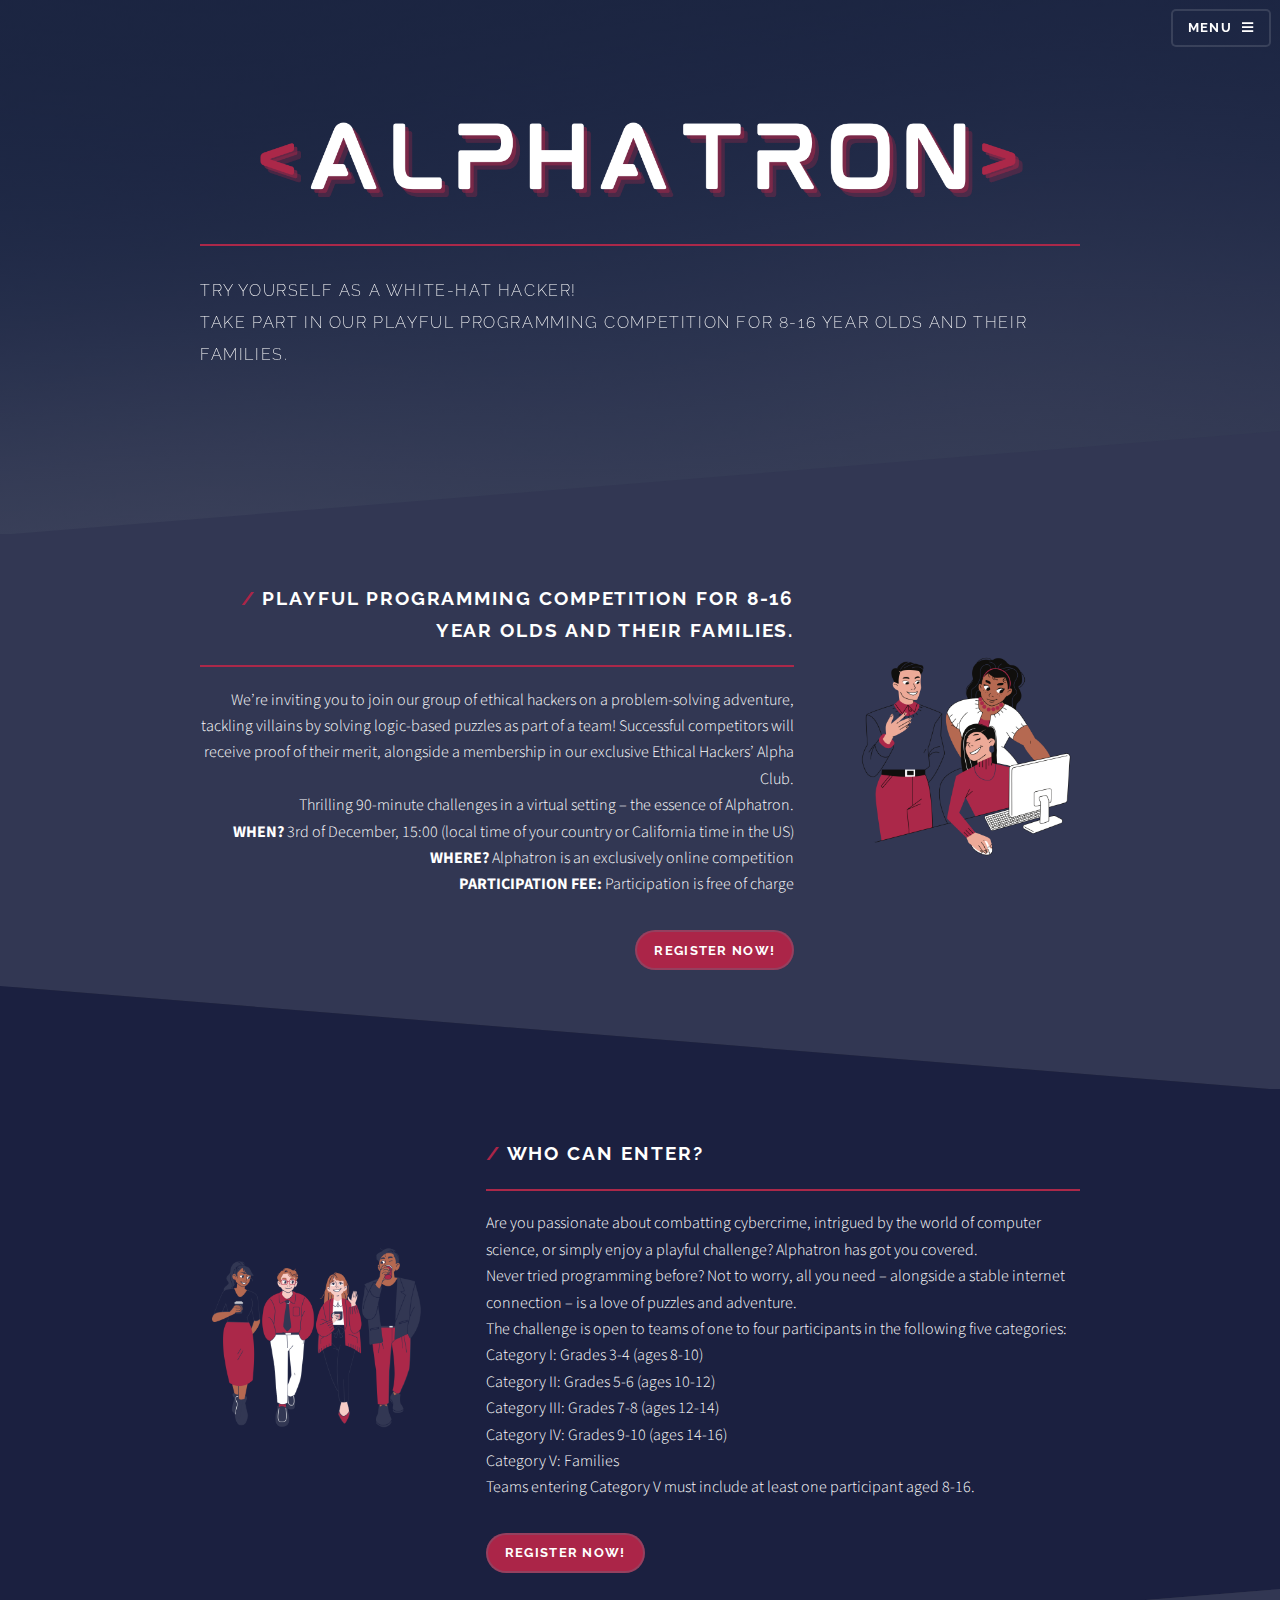
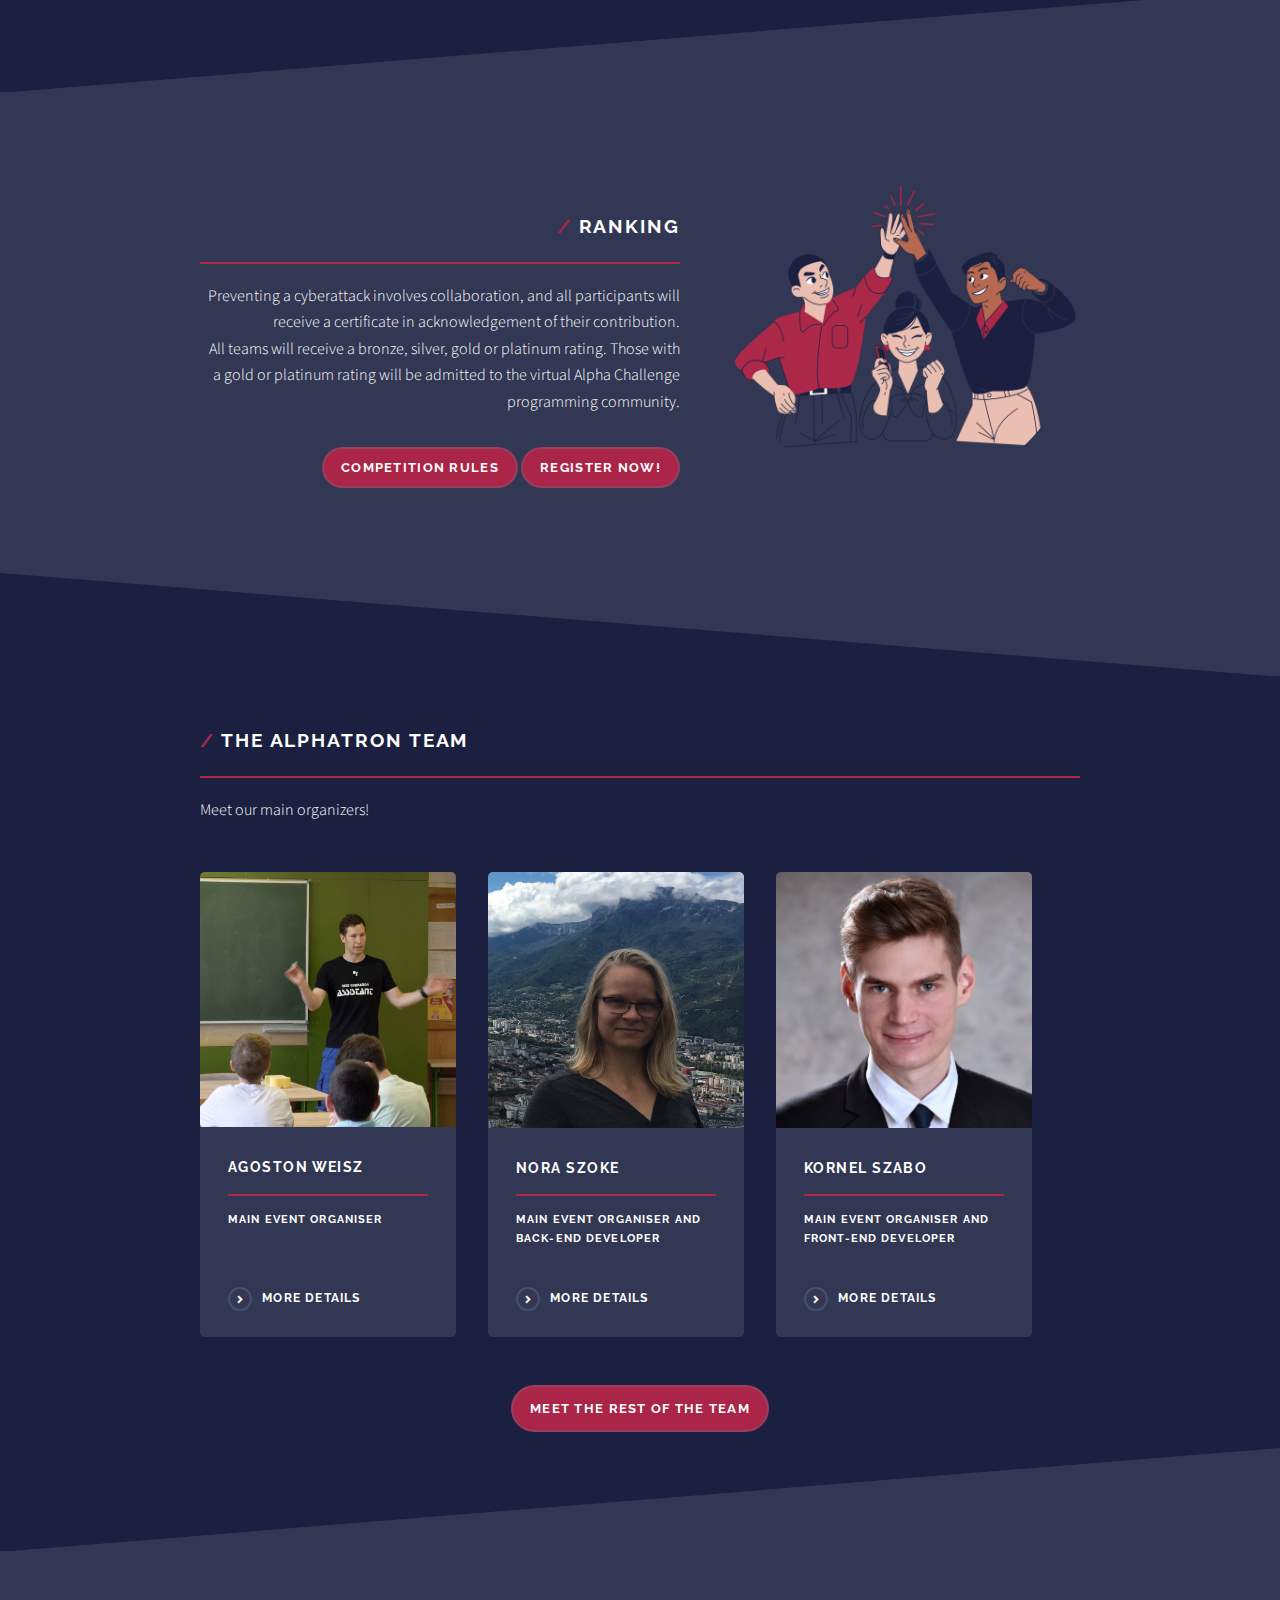
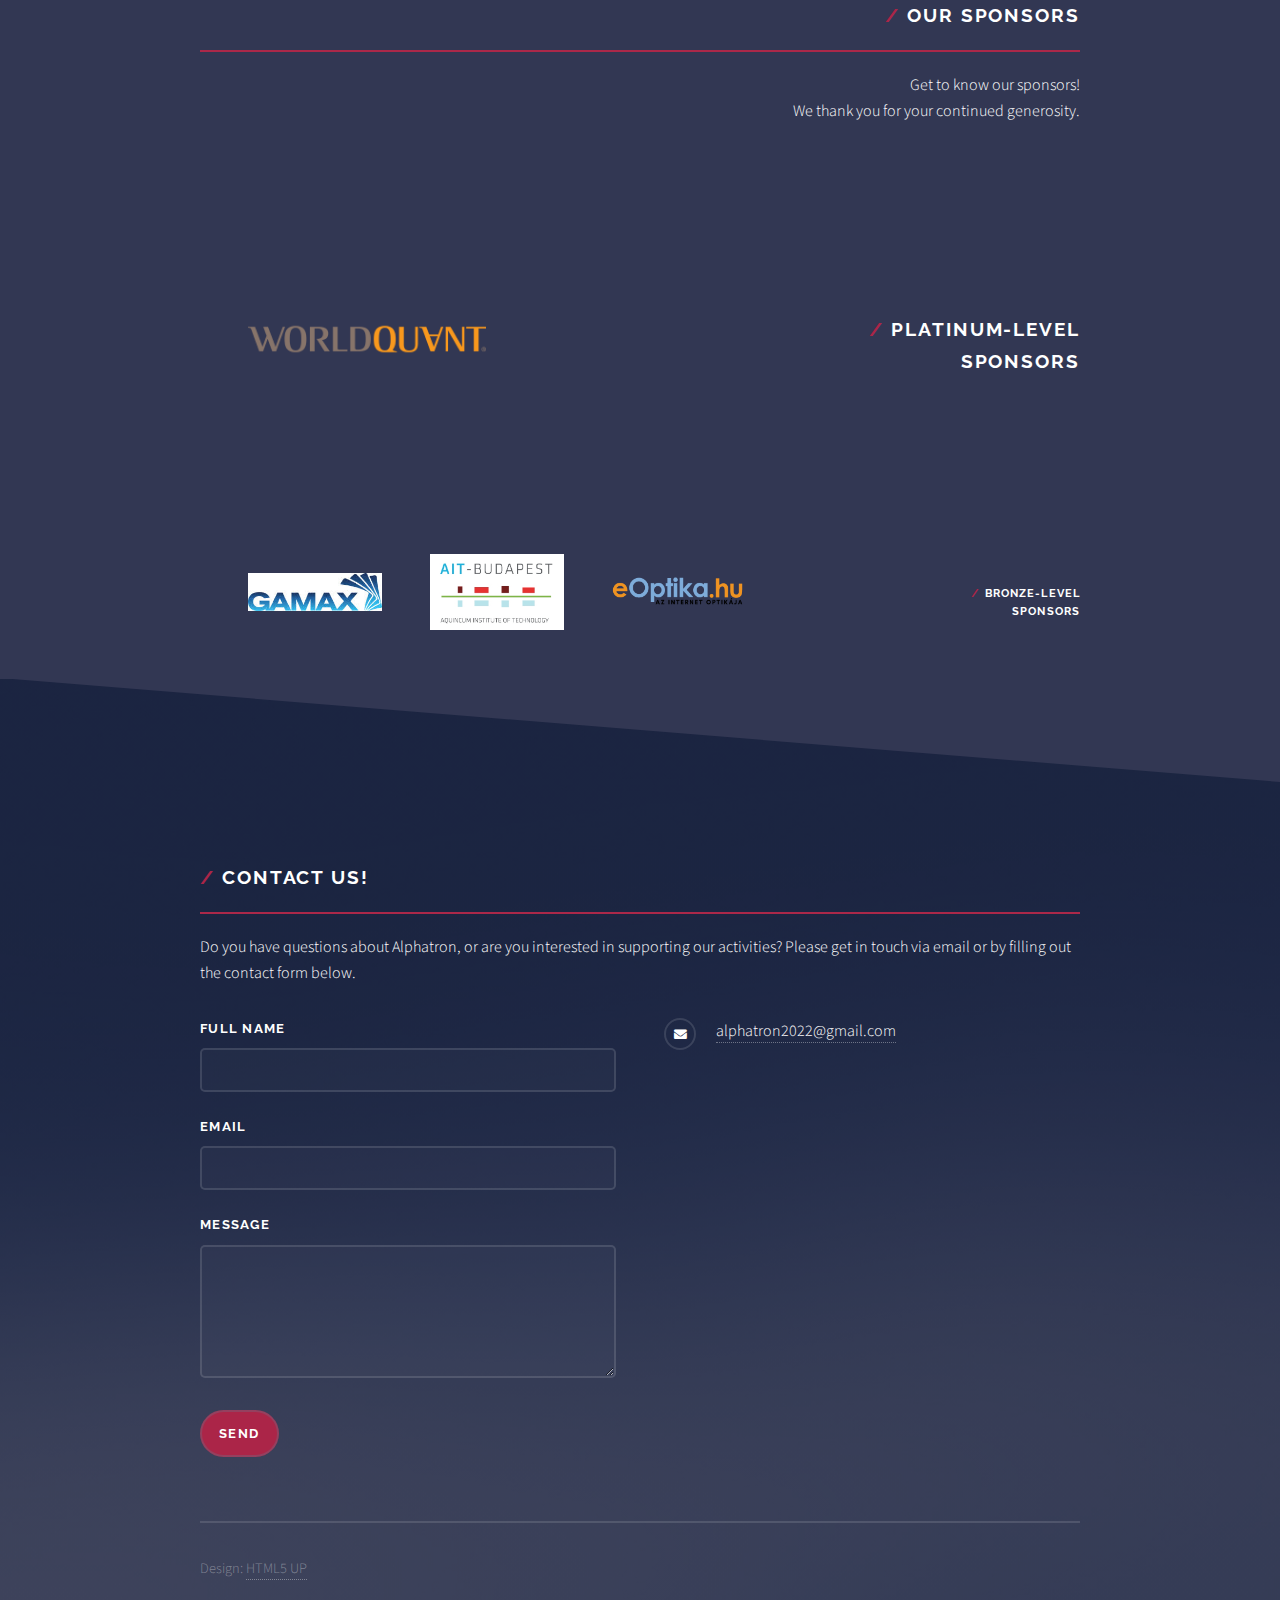
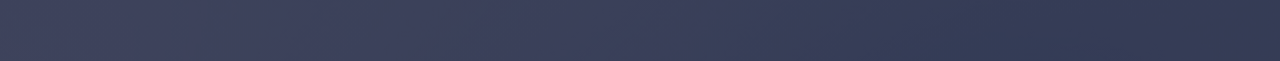
<file: index.html>
<!DOCTYPE html>
<!--
	Solid State by HTML5 UP
	html5up.net | @ajlkn
	Free for personal and commercial use under the CCA 3.0 license (html5up.net/license)
-->
<html lang="en">
  <head>
    <title>Alphatron</title>
    <link href="/images/favicon.ico" rel="icon" type="images/x-icon" />
    <meta charset="utf-8" />
    <meta
      content="Alphatron computer science competition for students aged between 8 and 16"
      name="title"
    />
    <meta
      content="Alphatron is a computer science competition for those students in primary or secondary education, that aren't afraid of challenges and like fun puzzles and problems. Taking part is free and the contestants can win valuable prizes."
      name="description"
    />
    <meta
      content="programming, computer science, computer, science, competition, contest, prize, win, problem, puzzle, thinking, challenge, challenging, smart, student, pupil, child, children, school, fun, primary school, secondary school, studies, free, interesting, fascinating"
      name="keywords"
    />
    <meta content="Alphatron" name="author" />
    <meta
      content="width=device-width, initial-scale=1, user-scalable=no"
      name="viewport"
    />
    <link href="assets/css/main.css" rel="stylesheet" />
    <link href="https://alphatron.io/" rel="canonical" />
    <script src="./assets/js/toggle.js"></script>
    <script src="./assets/js/validateForm.js"></script>
    <script src="./assets/js/initForm.js"></script>
    <script
      crossorigin="anonymous"
      integrity="sha256-WpOohJOqMqqyKL9FccASB9O0KwACQJpFTUBLTYOVvVU="
      src="https://code.jquery.com/jquery-3.4.1.js"
    ></script>
    <script>
      function SubForm() {
        let btn = document.getElementById("form1-button");
        btn.setAttribute("value", "Sending message");

        $.ajax({
          url: "https://api.apispreadsheets.com/data/XEVQj1gUX7Dp9Riu/",
          type: "post",
          data: $("#form1").serializeArray(),
          success: function () {
            btn.setAttribute("value", "Send");
            alert("Successfully sent!");
          },
          error: function () {
            btn.setAttribute("value", "Send");
            alert(
              "An error has occured while processing the message. Please try again."
            );
          },
        });
      }
    </script>
    <!-- Global site tag (gtag.js) - Google Analytics -->
    <script
      async
      src="https://www.googletagmanager.com/gtag/js?id=G-3HNB4YBCS3"
    ></script>
    <script>
      window.dataLayer = window.dataLayer || [];

      function gtag() {
        dataLayer.push(arguments);
      }

      gtag("js", new Date());

      gtag("config", "G-3HNB4YBCS3");
    </script>
    <script>
      function redirect(url) {
        window.open(url, "_blank");
      }
    </script>
    <noscript>
      <link href="assets/css/noscript.css" rel="stylesheet" />
    </noscript>
  </head>
  <body class="is-preload">
    <!-- Page Wrapper -->
    <div id="page-wrapper">
      <!-- Header -->
      <header class="alt" id="header">
        <h1>
          <a href="index.html"
            ><font style="color: #ab2548">/ </font>Alphatron competition</a
          >
        </h1>
        <nav>
          <a href="#menu">Menu</a>
        </nav>
        <!-- TODO: Change this -->
        <script>
          function applyNow() {
            window.open("https://contest.alphatron.io/registration", "_blank");
          }
        </script>
        <script>
          function competitionRules() {
            window.open(
              "https://contest.alphatron.io/competition-rules",
              "_blank"
            );
          }
        </script>
      </header>

      <!-- Menu -->
      <nav id="menu">
        <div class="inner">
          <h2>Menu</h2>
          <ul class="links">
            <li><a href="index.html">Home</a></li>
            <li><a href="#contest">About</a></li>
            <li>
              <a href="https://contest.alphatron.io/competition-rules">Rules</a>
            </li>
            <li><a href="team.html">Organisers</a></li>
            <li><a href="#contact">Contact</a></li>
          </ul>
          <a class="close" href="#">Close</a>
        </div>
      </nav>

      <!-- Banner -->
      <section id="banner">
        <div class="inner">
          <h2>
            <img alt="" class="center" src="images/logo.png" width="100%" />
          </h2>
          <p>
            Try yourself as a white-hat hacker!<br />Take part in our playful
            programming competition for 8-16 year olds and their families.
          </p>
          <!-- <div class="align-center">
                <button onclick="applyNow()">Jelentkezz most!</button>
            </div> -->
        </div>
      </section>

      <!-- Wrapper -->
      <section id="wrapper">
        <!-- One -->
        <section class="wrapper spotlight style1" id="contest">
          <div class="inner">
            <img alt="" class="image" src="images/intro0.png" />
            <div class="content">
              <h2 class="major">
                <font style="color: #ab2548">/ </font>playful programming
                competition for 8-16 year olds and their families.
              </h2>
              <!--                     <font style="color:#ab2548;">< </font> A  <font style="color:#ab2548;">/ </font> versenyről <font style="color:#ab2548;">> </font> </h2> -->
              <p>
                We’re inviting you to join our group of ethical hackers on a
                problem-solving adventure, tackling villains by solving
                logic-based puzzles as part of a team! Successful competitors
                will receive proof of their merit, alongside a membership in our
                exclusive Ethical Hackers’ Alpha Club. <br />
                Thrilling 90-minute challenges in a virtual setting – the
                essence of Alphatron.<br />
                <span style="font-weight: bold">WHEN?</span> 3rd of December,
                15:00 (local time of your country or California time in the US)
                <br />
                <span style="font-weight: bold">WHERE?</span> Alphatron is an
                exclusively online competition<br />
                <span style="font-weight: bold">PARTICIPATION FEE:</span>
                Participation is free of charge
              </p>
              <div class="align-right">
                <button onclick="applyNow()">Register now!</button>
              </div>
            </div>
          </div>
        </section>

        <!-- Two -->
        <section class="wrapper alt spotlight style2" id="two">
          <div class="inner">
            <img alt="" class="image" src="images/kinekszol0.png" />
            <div class="content">
              <h2 class="major">
                <font style="color: #ab2548">/ </font>Who can enter?
              </h2>
              <p>
                Are you passionate about combatting cybercrime, intrigued by the
                world of computer science, or simply enjoy a playful challenge?
                Alphatron has got you covered.<br />
                Never tried programming before? Not to worry, all you need –
                alongside a stable internet connection – is a love of puzzles
                and adventure.<br />
                The challenge is open to teams of one to four participants in
                the following five categories:<br />
                Category I: Grades 3-4 (ages 8-10)<br />
                Category II: Grades 5-6 (ages 10-12)<br />
                Category III: Grades 7-8 (ages 12-14)<br />
                Category IV: Grades 9-10 (ages 14-16)<br />
                Category V: Families<br />
                Teams entering Category V must include at least one participant
                aged 8-16.
              </p>
              <div class="align-left">
                <button onclick="applyNow()">Register now!</button>
              </div>
            </div>
          </div>
        </section>

        <!-- Three -->
        <section class="wrapper spotlight style3" id="three">
          <div class="inner">
            <section class="features">
              <img alt="" class="image" src="images/ajandek0.png" />
            </section>
            <div class="content">
              <h2 class="major">
                <font style="color: #ab2548">/ </font>Ranking
              </h2>
              <p>
                Preventing a cyberattack involves collaboration, and all
                participants will receive a certificate in acknowledgement of
                their contribution. <br />
                All teams will receive a bronze, silver, gold or platinum
                rating. Those with a gold or platinum rating will be admitted to
                the virtual Alpha Challenge programming community.
              </p>
              <div class="align-right">
                <button onclick="competitionRules()">Competition rules</button>
                <button onclick="applyNow()">Register now!</button>
              </div>
            </div>
          </div>
        </section>

        <!-- Four -->
        <section class="wrapper alt style1" id="four">
          <div class="inner">
            <h2 class="major">
              <font style="color: #ab2548">/ </font>The Alphatron Team
            </h2>
            <p>Meet our main organizers!</p>
            <section class="features">
              <article>
                <img alt="" class="image" src="images/team/WeiszAgoston.jpg" />
                <h3 class="major">Agoston Weisz</h3>
                <h4>Main Event Organiser<br />‎</h4>
                <p class="dropdown-text" id="Weisz-Agoston">
                  I am Weisz Agoston, a Senior Software Engineer at Google in
                  Zurich.<br />
                  I have spent my high-school years at the Fazekas Mihály
                  Primary and Secondary Grammar School of Budapest, in a
                  mathematics-focused class, from where I have gone to ELTE for
                  a research MSc in mathematics. Középiskolás tanulmányaimat a
                  Budapesti Fazekas Mihály Gyakorló Általános Iskola és I have
                  won a bronze medal at the International Olympiad in
                  Informatics, got first place at the Sapientia international
                  informatics olympiad, and got third place twice on the
                  KPI-open international team contest. Since 2013, I have
                  received an award from the prime minister every year for my
                  successful teaching - I have had at least one student on the
                  international olympiads every year.<br />
                  I am dedicated to providing the best possible education to as
                  many people as I can.<br />
                  In my free time, I cycle, ski and play football in the Google
                  Zurich football team.
                </p>
                <button
                  class="special"
                  onclick="toggle('Weisz-Agoston', this);"
                >
                  More details
                </button>
              </article>
              <article>
                <img alt="" class="image" src="images/team/SzokeNora.jpg" />
                <h3 class="major">Nora Szoke</h3>
                <h4>Main Event Organiser and Back-End Developer</h4>
                <p class="dropdown-text" id="Szoke-Nora">
                  I am Nora Szoke, mathematician and web developer. Mathematics
                  has been my passion ever since my childhood, I have
                  succesfully participated in a lot of contests as a high
                  schooler. I had obtained my Érettségi at the special
                  mathematics class of the Fazekas Mihály Primary and Secondary
                  Grammar School of Budapest, after which I continued my studies
                  as a mathematician at ELTE, with a PhD at abstract algebra on
                  the Polytechnique Fédérale de Lausanne university in École,
                  Switzerland. After a couple of years, I have abandoned
                  research to pursue a career in web development in France.<br /><br />
                  Besides mathematics, I have always been very interested in
                  teaching and nurturing talent. I have taken part in organizing
                  the Medve Outdoors Mathematics Competition in Hungary every
                  year since 2008. As one of the founding members of the A
                  Matematika Összeköt Egyesület in Hungary, I have been teaching
                  interested students mathematics for more than a decade.<br /><br />
                  As a hobby, I read a lot about biology and psychology, and do
                  a lot of exercise: my favourite sports are hiking, wakeboard,
                  wall climbing and pole sports.
                </p>
                <button class="special" onclick="toggle('Szoke-Nora', this);">
                  More details
                </button>
              </article>
              <article>
                <img alt="" class="image" src="images/team/SzaboKornel.jpg" />
                <h3 class="major">Kornel Szabo</h3>
                <h4>Main Event Organiser and Front-End Developer</h4>

                <p class="dropdown-text" id="Szabo-Kornel">
                  I'm Kornel Szabo, a computer science student at the University
                  of Cambridge.<br /><br />
                  I have spent my high school years at the special mathematics
                  class of the Fazekas Mihály Primary and Secondary Grammar
                  School. I have already done a lot of mathematics and
                  competitive programming in these years, which has allowed me
                  to get bronze medals at the International Olympiad in
                  Informatics, the International Mathematical Olympiad, the
                  Central-European Olympiad in Informatics and a silver medal at
                  the Middle-European Olympiad in Mathematics.
                  <br /><br />
                  I was also successful in Hungarian competitions, I came second
                  in the Hungarian Olympiad in Informatics, and 10th on the
                  Hungarian Olympiad in Mathematics. In my final year at high
                  school, I started teaching in Alphacademy, where we teach
                  programming for hundreds of students. I have already had some
                  experience by that point, as I had already helped with
                  organising Pósa-camps as a high schooler.
                  <br />
                  My hobbies include running, cycling, hiking, wall climbing and
                  reading about economics, philosophy and history.
                </p>
                <button class="special" onclick="toggle('Szabo-Kornel', this);">
                  More details
                </button>
              </article>
            </section>
            <div class="align-center">
              <a class="button" href="team.html">Meet the rest of the team</a>
            </div>
          </div>
        </section>

        <section class="wrapper spotlight style1" id="five">
          <div class="inner">
            <div class="content">
              <h2 class="major">
                <font style="color: #ab2548">/ </font>Our Sponsors
              </h2>
              <p>
                Get to know our sponsors!<br />
                We thank you for your continued generosity.
              </p>
            </div>
          </div>
          <div class="inner">
            <div class="content">
              <h2>
                <font style="color: #ab2548">/ </font
                >Platinum-level<br />sponsors
              </h2>
            </div>
            <img
              alt=""
              class="image noborder"
              onclick="redirect('https://www.weareworldquant.com/en/home')"
              src="images/logos/worldquant_logo.png"
            />
          </div>
          <!--
            <div class="inner">
                <div class="content">
                    <h2><font style="color:#ab2548;">/ </font>Aranyfokozatú<br>támogatóink</h2>
                </div>

            </div>
            <div class="inner">
                <div class="content">
                    <h3><font style="color:#ab2548;">/ </font>Ezüstfokozatú<br>támogatóink</h3>
                </div>
            </div>
            !-->
          <div class="inner">
            <div class="content">
              <h4>
                <font style="color: #ab2548">/ </font>Bronze-level<br />sponsors
              </h4>
            </div>
            <img
              alt=""
              class="image noborder"
              onclick="redirect('https://eoptika.hu/')"
              src="images/logos/eOptika_logo.png"
            />
            <img
              alt=""
              class="image noborder"
              src="images/logos/AITBP_logo.jpg"
            />
            <img
              alt=""
              class="image noborder"
              onclick="redirect('https://www.gamax.hu/')"
              src="images/logos/gamax_logo.jpg"
            />
          </div>
        </section>

        <!-- Footer -->
        <section id="footer">
          <div class="inner">
            <h2 class="major" id="contact">
              <font style="color: #ab2548">/ </font>Contact us!
            </h2>
            <p>
              Do you have questions about Alphatron, or are you interested in
              supporting our activities? Please get in touch via email or by
              filling out the contact form below.
            </p>

            <form id="form1">
              <div class="fields">
                <div class="field">
                  <label for="form1-name">Full name</label>
                  <input id="form1-name" name="name" type="text" />
                </div>
                <div class="field">
                  <label for="form1-email">Email</label>
                  <input id="form1-email" name="email" type="email" />
                </div>
                <div class="field">
                  <label for="form1-message">Message</label>
                  <textarea
                    id="form1-message"
                    name="message"
                    rows="4"
                  ></textarea>
                </div>
              </div>
              <ul class="actions">
                <li>
                  <input
                    id="form1-button"
                    onclick="if(verifyForm('form1')){SubForm();}"
                    type="button"
                    value="Send"
                  />
                </li>
              </ul>
            </form>
            <script>
              initForm("form1");
            </script>

            <ul class="contact">
              <li class="icon solid fa-envelope">
                <a href="#">alphatron2022@gmail.com</a>
              </li>
            </ul>
            <ul class="copyright">
              <li>Design: <a href="http://html5up.net">HTML5 UP</a></li>
            </ul>
          </div>
        </section>
      </section>
    </div>

    <!-- Scripts -->
    <script src="assets/js/jquery.min.js"></script>
    <script src="assets/js/jquery.scrollex.min.js"></script>
    <script src="assets/js/browser.min.js"></script>
    <script src="assets/js/breakpoints.min.js"></script>
    <script src="assets/js/util.js"></script>
    <script src="assets/js/main.js"></script>
  </body>
</html>
</file>
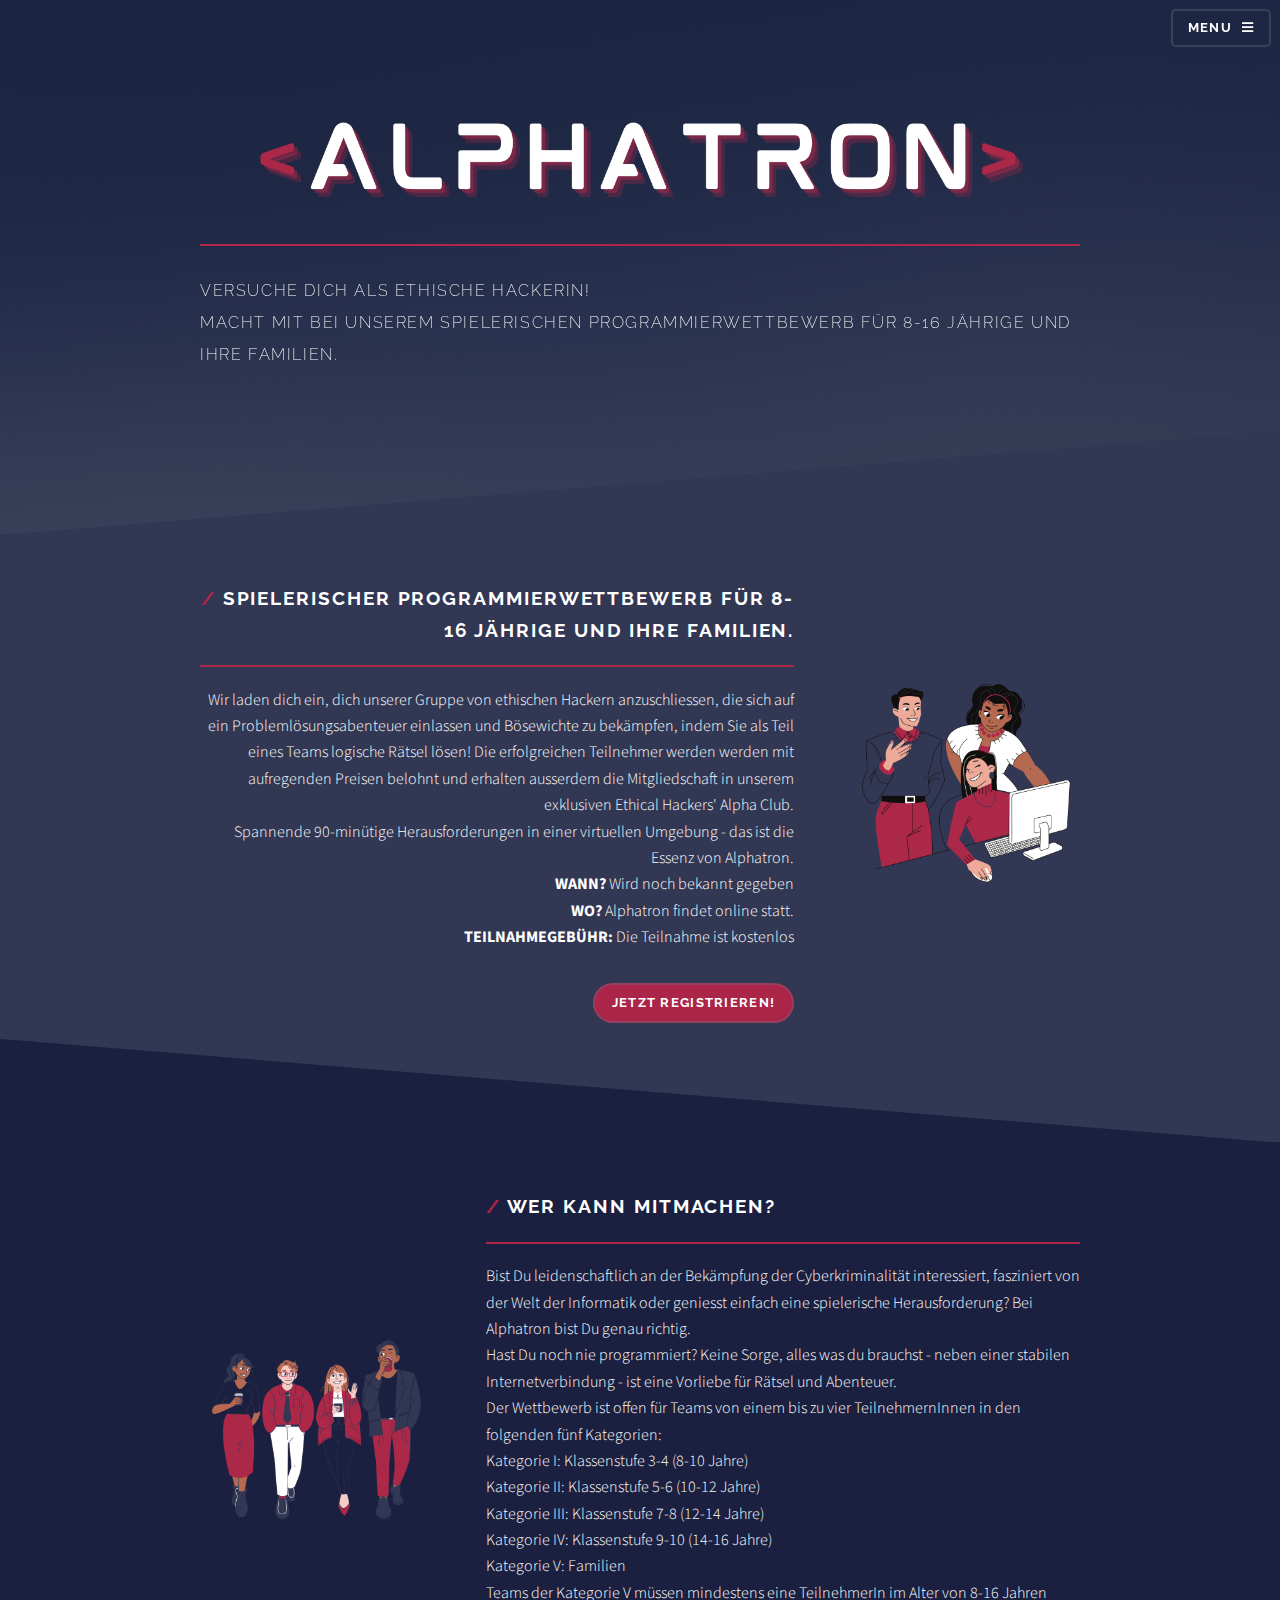
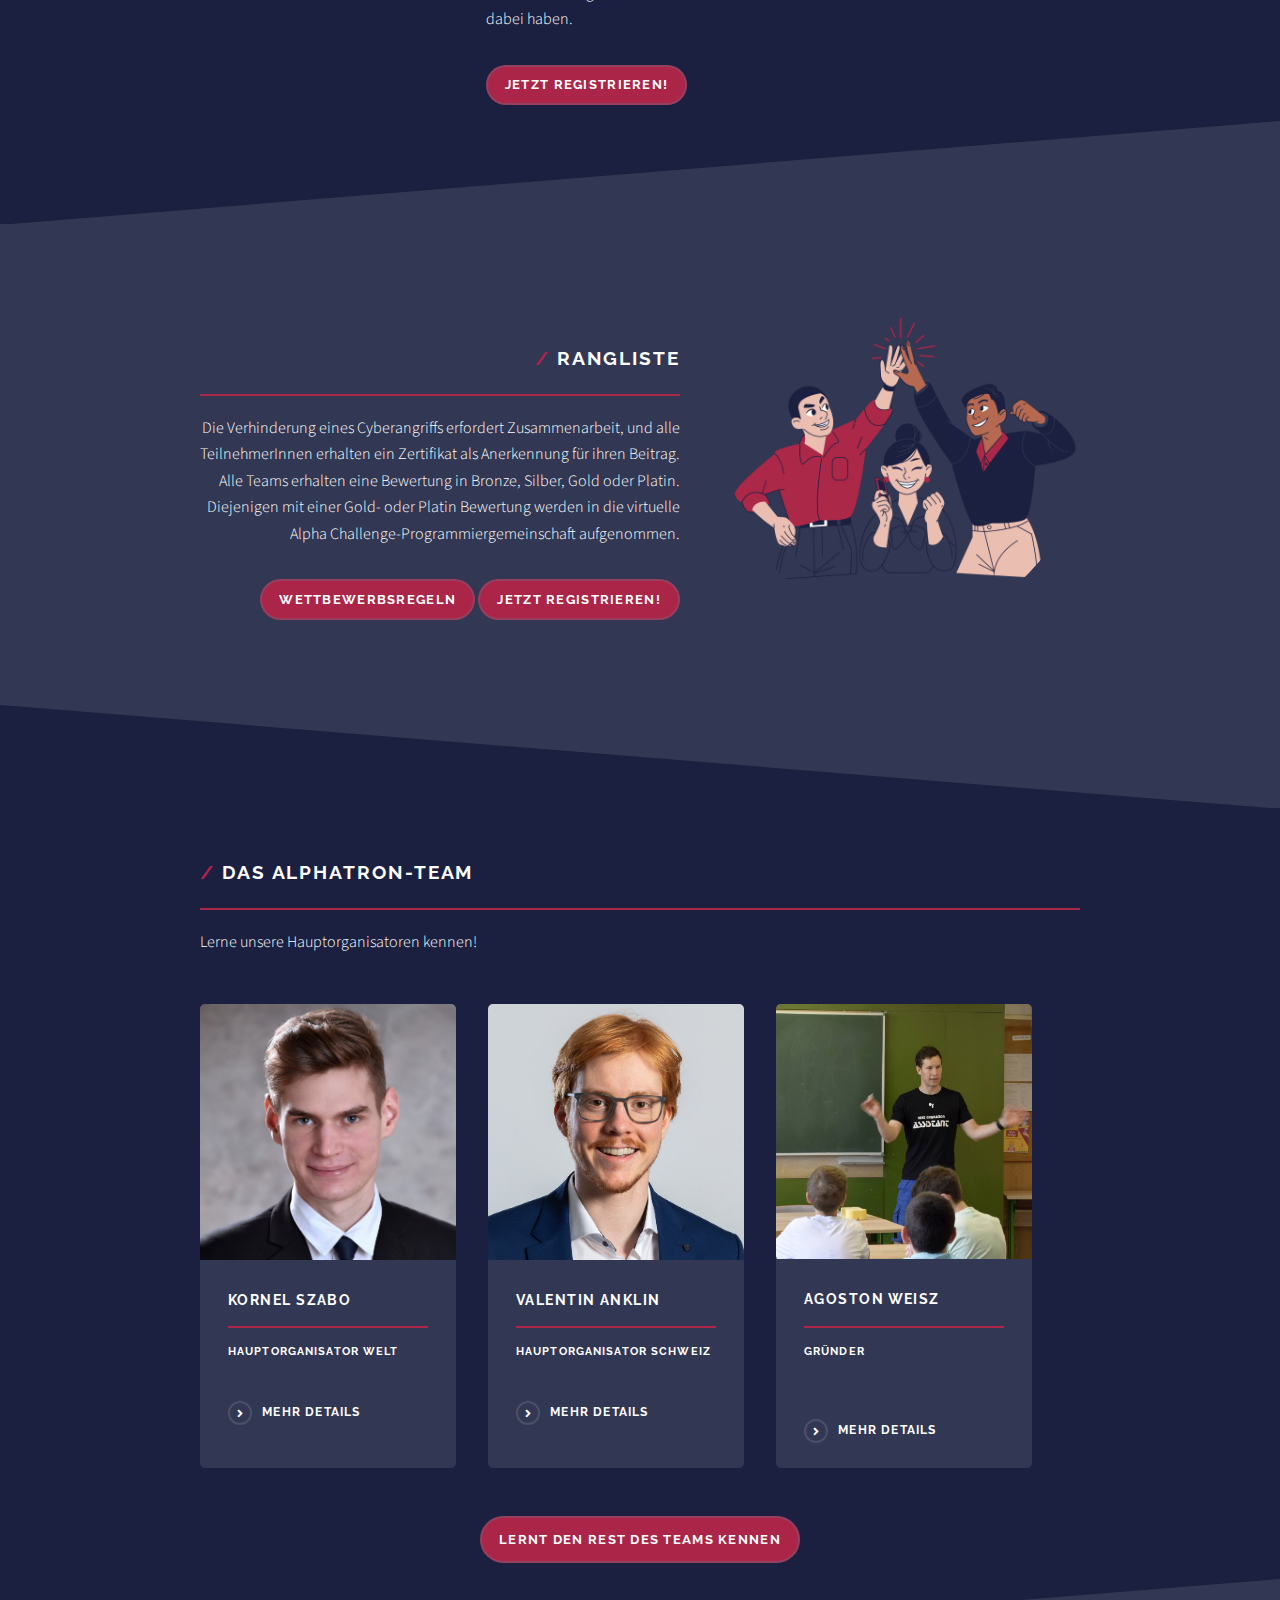
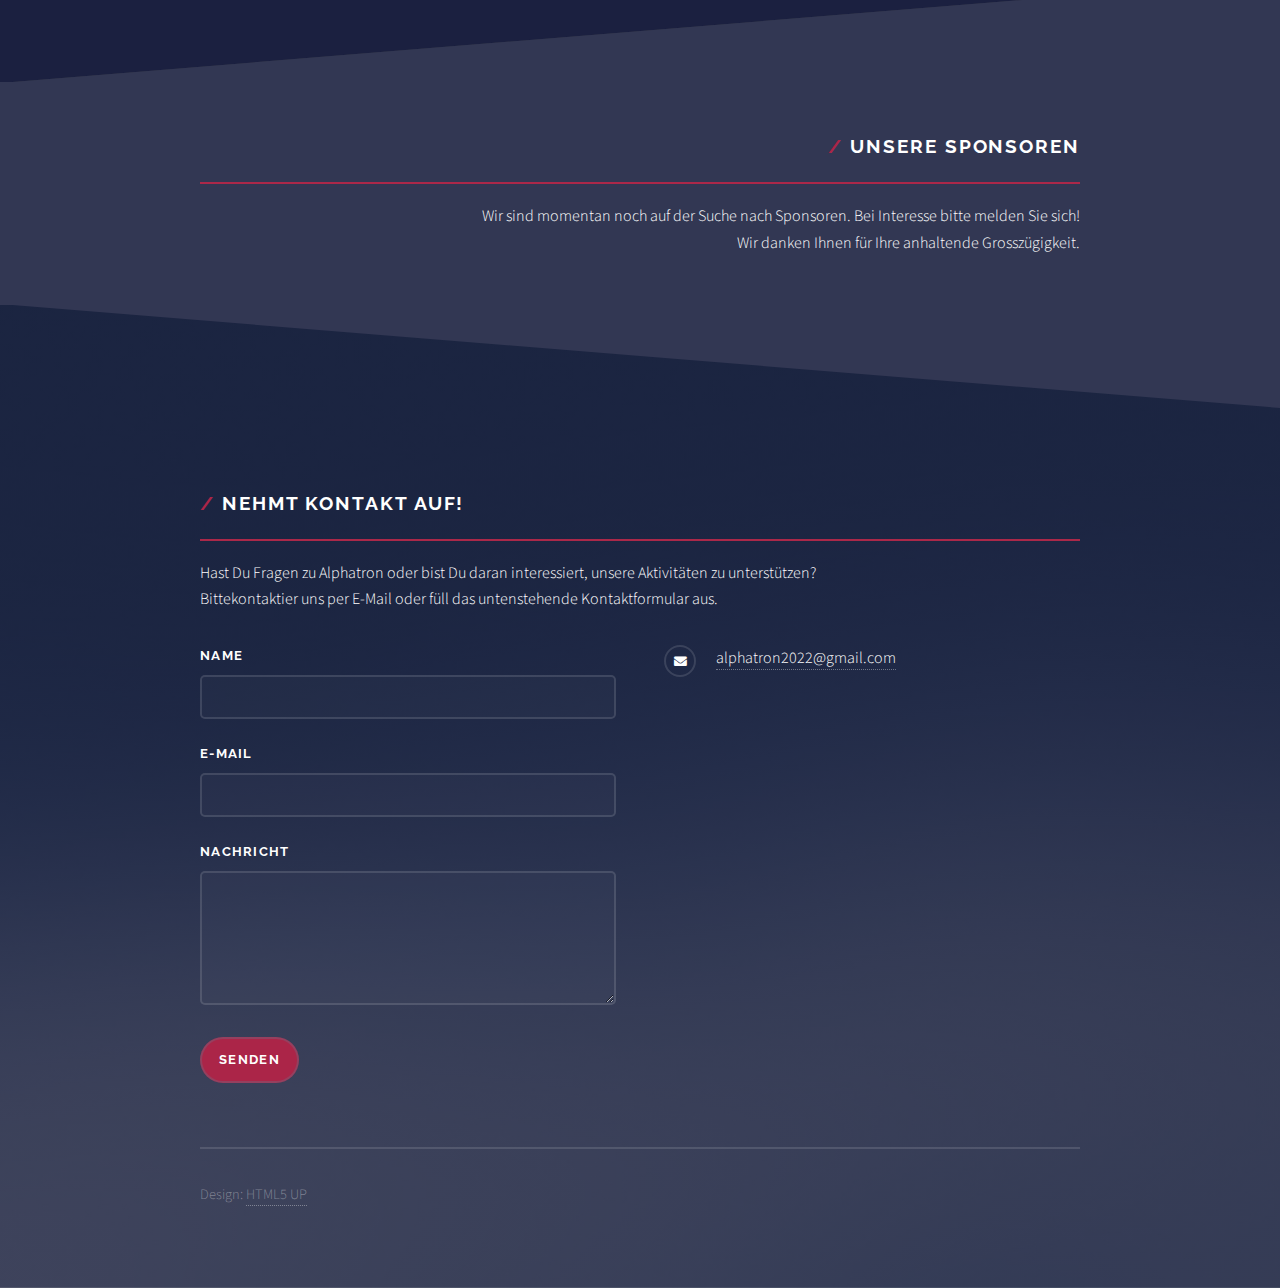
<file: ch.html>
<!DOCTYPE HTML>
<!--
	Solid State by HTML5 UP
	html5up.net | @ajlkn
	Free for personal and commercial use under the CCA 3.0 license (html5up.net/license)
-->
<html lang="en">

<head>
    <title>Alphatron</title>
    <link href="/images/favicon.ico" rel="icon" type="images/x-icon">
    <meta charset="utf-8" />
    <meta content="Alphatron Informatikwettbewerb für SchülerInnen zwischen 8 und 16 Jahren" name="title" />
    <meta
        content="Alphatron ist ein Informatikwettbewerb für SchülerInnen der Primar- und Sekundarstufe, die keine Angst vor Herausforderungen haben und Spass an Rätseln und Problemen haben. Die Teilnahme ist kostenlos und die TeilnehmerInnen können tolle Preise gewinnen."
        name="description" />
    <meta
        content="Programmieren, Informatik, Computer, Wissenschaft, Wettbewerb, Preis, Gewinn, Problem, Rätsel, Denken, Herausforderung, herausfordernd, schlau, Student, Schüler, Kind, Kinder, Schule, Spass, Primarschule, Sekundarschule, Studium, Lernen, kostenlos, interessant, faszinierend"
        name="keywords" />
    <meta content="Alphatron" name="author" />
    <meta content="width=device-width, initial-scale=1, user-scalable=no" name="viewport" />
    <link href="assets/css/main.css" rel="stylesheet" />
    <link href="https://alphatron.io/" rel="canonical" />
    <script src="./assets/js/toggle.js"></script>
    <script src="./assets/js/validateForm.js"></script>
    <script src="./assets/js/initForm.js"></script>
    <script crossorigin="anonymous" integrity="sha256-WpOohJOqMqqyKL9FccASB9O0KwACQJpFTUBLTYOVvVU="
        src="https://code.jquery.com/jquery-3.4.1.js"></script>
    <script>
        function SubForm() {
            let btn = document.getElementById('form1-button');
            btn.setAttribute('value', 'Nachricht senden');

            $.ajax({
                url: "https://api.apispreadsheets.com/data/XEVQj1gUX7Dp9Riu/",
                type: "post",
                data: $("#form1").serializeArray(),
                success: function () {
                    btn.setAttribute('value', 'Senden');
                    alert("Successfully sent!");
                },
                error: function () {
                    btn.setAttribute('value', 'Senden');
                    alert("An error has occured while processing the message. Please try again.");
                }
            });
        }
    </script>
    <!-- Global site tag (gtag.js) - Google Analytics -->
    <script async src="https://www.googletagmanager.com/gtag/js?id=G-3HNB4YBCS3"></script>
    <script>
        window.dataLayer = window.dataLayer || [];

        function gtag() {
            dataLayer.push(arguments);
        }

        gtag('js', new Date());

        gtag('config', 'G-3HNB4YBCS3');
    </script>
    <script>
        function redirect(url) {
            window.open(url, '_blank');
        }
    </script>
    <noscript>
        <link href="assets/css/noscript.css" rel="stylesheet" />
    </noscript>
</head>

<body class="is-preload">

    <!-- Page Wrapper -->
    <div id="page-wrapper">

        <!-- Header -->
        <header class="alt" id="header">
            <h1><a href="index.html">
                    <font style="color:#ab2548;">/ </font>Alphatron competition
                </a></h1>
            <nav>
                <a href="#menu">Menu</a>
            </nav>
            <!-- TODO: Change this -->
            <script>function applyNow() {
                    window.open('https://contest.alphatron.io/registration', '_blank');
                }</script>
            <script>function competitionRules() {
                    window.open('https://contest.alphatron.io/competition-rules', '_blank');
                }</script>
        </header>

        <!-- Menu -->
        <nav id="menu">
            <div class="inner">
                <h2>Menu</h2>
                <ul class="links">
                    <li><a href="index.html">Startseite</a></li>
                    <li><a href="#contest">Wettbewerb</a></li>
                    <li><a href="https://contest.alphatron.io/competition-rules">Regeln</a>
                    </li>
                    <li><a href="team.html">Organisatoren</a></li>
                    <li><a href="#contact">Kontakt</a></li>
                </ul>
                <a class="close" href="#">Schliessen</a>
            </div>
        </nav>

        <!-- Banner -->
        <section id="banner">
            <div class="inner">
                <h2><img alt="" class="center" src="images/logo.png" width=100% /></h2>
                <p>Versuche dich als ethische HackerIn!<br>Macht mit bei unserem
                    spielerischen Programmierwettbewerb für 8-16 Jährige und
                    ihre Familien.</p>
                <!-- <div class="align-center">
                <button onclick="applyNow()">Jelentkezz most!</button>
            </div> -->
            </div>
        </section>

        <!-- Wrapper -->
        <section id="wrapper">

            <!-- One -->
            <section class="wrapper spotlight style1" id="contest">
                <div class="inner">
                    <img alt="" class="image" src="images/intro0.png" />
                    <div class="content">
                        <h2 class="major">
                            <font style="color:#ab2548;">/ </font>spielerischer
                            Programmierwettbewerb für 8-16 Jährige und ihre
                            Familien.
                        </h2>
                        <!--                     <font style="color:#ab2548;">< </font> A  <font style="color:#ab2548;">/ </font> versenyről <font style="color:#ab2548;">> </font> </h2> -->
                        <p>
                            Wir laden dich ein, dich unserer Gruppe von ethischen Hackern anzuschliessen, die sich auf
                            ein Problemlösungsabenteuer einlassen und Bösewichte zu bekämpfen, indem Sie als Teil eines
                            Teams logische Rätsel lösen! Die erfolgreichen Teilnehmer werden werden mit aufregenden
                            Preisen belohnt und erhalten ausserdem die Mitgliedschaft in unserem exklusiven Ethical
                            Hackers' Alpha Club.
                            <br>
                            Spannende 90-minütige Herausforderungen in einer virtuellen Umgebung - das ist die Essenz von
                            Alphatron.
                            <br>
                            <span style="font-weight: bold">WANN?</span> Wird
                            noch bekannt gegeben<br>
                            <span style="font-weight: bold">WO?</span> Alphatron
                            findet online statt.<br>
                            <span style="font-weight: bold">TEILNAHMEGEBÜHR:</span>
                            Die Teilnahme ist kostenlos
                        </p>
                        <div class="align-right">
                            <button onclick="applyNow()">Jetzt
                                registrieren!</button>
                        </div>

                    </div>
                </div>
            </section>

            <!-- Two -->
            <section class="wrapper alt spotlight style2" id="two">
                <div class="inner">
                    <img alt="" class="image" src="images/kinekszol0.png" />
                    <div class="content">
                        <h2 class="major">
                            <font style="color:#ab2548;">/ </font>Wer kann mitmachen?
                        </h2>
                        <p>
                            Bist Du leidenschaftlich an der Bekämpfung der Cyberkriminalität interessiert, fasziniert von
                            der Welt der Informatik oder geniesst einfach eine spielerische Herausforderung? Bei
                            Alphatron bist Du genau richtig.
                            <br>
                            Hast Du noch nie programmiert? Keine Sorge, alles was du brauchst - neben einer stabilen
                            Internetverbindung - ist eine Vorliebe für Rätsel und Abenteuer.
                            <br>
                            Der Wettbewerb ist offen für Teams von einem bis zu vier TeilnehmernInnen in den folgenden
                            fünf Kategorien:
                            <br>
                            Kategorie I: Klassenstufe 3-4 (8-10 Jahre)
                            <br>
                            Kategorie II: Klassenstufe 5-6 (10-12 Jahre)
                            <br>
                            Kategorie III: Klassenstufe 7-8 (12-14 Jahre)
                            <br>
                            Kategorie IV: Klassenstufe 9-10 (14-16 Jahre)
                            <br>
                            Kategorie V: Familien
                            <br>
                            Teams der Kategorie V müssen mindestens eine TeilnehmerIn im Alter von 8-16 Jahren dabei
                            haben.
                        </p>
                        <div class="align-left">
                            <button onclick="applyNow()">Jetzt
                                registrieren!</button>
                        </div>

                    </div>
                </div>
            </section>

            <!-- Three -->
            <section class="wrapper spotlight style3" id="three">
                <div class="inner">
                    <section class="features">
                        <img alt="" class="image" src="images/ajandek0.png" />
                    </section>
                    <div class="content">
                        <h2 class="major">
                            <font style="color:#ab2548;">/ </font>Rangliste
                        </h2>
                        <p>
                            Die Verhinderung eines Cyberangriffs erfordert Zusammenarbeit, und alle TeilnehmerInnen
                            erhalten ein Zertifikat als Anerkennung für ihren Beitrag.
                            <br>
                            Alle Teams erhalten eine Bewertung in Bronze, Silber, Gold oder Platin. Diejenigen mit einer
                            Gold- oder Platin Bewertung werden in die virtuelle Alpha Challenge-Programmiergemeinschaft
                            aufgenommen. 
                        </p>
                        <div class="align-right">
                            <button onclick="competitionRules()">Wettbewerbsregeln</button>
                            <button onclick="applyNow()">Jetzt
                                registrieren!</button>
                        </div>

                    </div>
                </div>
            </section>

            <!-- Four -->
            <section class="wrapper alt style1" id="four">
                <div class="inner">
                    <h2 class="major">
                        <font style="color:#ab2548;">/ </font>Das Alphatron-Team
                    </h2>
                    <p>Lerne unsere Hauptorganisatoren kennen!</p>
                    <section class="features">
                        <article>
                            <img alt="" class="image" src="images/team/SzaboKornel.jpg" />
                            <h3 class="major">Kornel Szabo</h3>
                            <h4>Hauptorganisator Welt</h4>
                            <p class="dropdown-text" id="Szabo-Kornel">
                                Ich bin Kornel Szabo, ein Informatikstudent an der Universität Cambridge. Ich habe meine
                                Schulzeit in der Spezialklasse für Mathematik des Fazekas Mihály Primar- und
                                Sekundargymnasiums verbracht. In diesen Jahren habe ich mich bereits viel mit Mathematik
                                und kompetitives programmieren befasst, was es mir ermöglicht hat, Bronzemedaillen bei
                                der Internationalen Olympiade für Informatik, der Internationalen Mathematik-Olympiade,
                                der Mitteleuropäischen Informatik-Olympiade und eine Silbermedaille bei der
                                Mitteleuropäischen Mathematik-Olympiade zu gewinnen.
                                <br><br>
                                Ich war auch bei ungarischen Wettbewerben erfolgreich, ich wurde Zweiter bei der
                                ungarischen Informatikolympiade und 10ter bei der ungarischen Mathematikolympiade. In
                                meinem letzten Jahr am Gymnasium begann ich in der Alphacademy zu unterrichten, wo wir
                                Hunderten von Schülern das Programmieren beibringen. Zu diesem Zeitpunkt hatte ich
                                bereits einige Erfahrung, da ich schon als Schülerin bei der Organisation von Pósa-Camps
                                geholfen hatte.
                                <br>
                                Zu meinen Hobbys gehören Joggen, Radfahren, Wandern, Klettern und Lesen über Wirtschaft,
                                Philosophie und Geschichte.
                            </p>
                            <button class="special" onclick="toggle('Szabo-Kornel', this);">
                                Mehr Details
                            </button>
                        </article>
                        <article>
                            <img alt="" class="image" src="images/team/ValentinAnklin.jpg" />
                            <h3 class="major">Valentin Anklin</h3>
                            <h4>Hauptorganisator Schweiz</h4>
                            <p class="dropdown-text" id="Anklin-Valentin">
                                Ich bin Valentin Anklin und ich arbeite als Software Engineer bei Google in Zürich. Ich
                                war in meiner Kindheit in Basel von Computern fasziniert seit ich angefangen habe
                                Videospiele zu spielen. Ich wollte mehr lernen wie das alles funktioniert, daher habe ich
                                mich entschieden einen Bachelor und anschliessend einen Master in Informatik an der ETH
                                Zürich zu machen. Heutzutage bin ich im Machine Learning Bereich tätig.
                                <br>
                                Ich habe mich schon damals fürs Unterrichten interessiert, daher habe ich während meinem
                                Studium als Teaching Assistant an der ETH Zürich in den Fächern Numerische Methoden für
                                wissenschaftliches Rechnen, Fuktionales Programmieren und Informationssicherheit
                                unterrichtet.
                                <br>
                                Ich möchte mit diesem Wettbewerb meine Faszination für logische Rätseln und Informatik
                                teilen.
                            </p>
                            <button class="special" onclick="toggle('Anklin-Valentin', this);">
                                Mehr Details
                            </button>
                        </article>
                        <article>
                            <img alt="" class="image" src="images/team/WeiszAgoston.jpg" />
                            <h3 class="major">Agoston Weisz</h3>
                            <h4>Gründer<br>‎</h4>
                            <p class="dropdown-text" id="Weisz-Agoston">
                                Ich heisse Agoston Weisz und bin ein Senior Software Engineer bei Google in Zürich. Ich
                                habe meine Schulzeit am Fazekas Mihály Grund- und Mittelgymnasium in Budapest in einer
                                mathematisch orientierten Klasse verbracht, von wo aus ich an die ELTE gegangen bin, um
                                einen Forschungs-Masterabschluss in Mathematik zu machen.
                                <br> Ich habe eine Bronzemedaille bei der internationalen Informatikolympiade gewonnen,
                                den ersten Platz bei der internationalen Informatikolympiade Sapientia belegt und zweimal
                                den dritten Platz beim internationalen Teamwettbewerb KPI-open erreicht. Seit 2013 habe
                                ich jedes Jahr eine Auszeichnung vom Premierminister für meinen erfolgreichen Unterricht
                                erhalten - jedes Jahr hat mindestens ein Schüler an der Internationalen Olympiade
                                teilgenommen.
                                <br>
                                Ich setze mich dafür ein, so vielen Menschen wie möglich die bestmögliche Bildung zu
                                bieten.
                                <br>
                                In meiner Freizeit fahre ich Rad, Ski und spiele Fussball in der Google Zürich
                                Fussballmannschaft.
                            </p>
                            <button class="special" onclick="toggle('Weisz-Agoston', this);">
                                Mehr Details
                            </button>
                        </article>
                    </section>
                    <div class="align-center"><a class="button" href="team.html">Lernt den Rest des Teams kennen</a>
                    </div>
                </div>
            </section>

            <section class="wrapper spotlight style1" id="five">
                <div class="inner">
                    <div class="content">
                        <h2 class="major">
                            <font style="color:#ab2548;">/ </font>Unsere
                            Sponsoren
                        </h2>
                        <p>
                            Wir sind momentan noch auf der Suche nach Sponsoren.
                            Bei Interesse bitte melden Sie sich!
                            <br>
                            Wir danken Ihnen für Ihre anhaltende Grosszügigkeit.
                        </p>
                    </div>
                </div>
            </section>


            <!-- Footer -->
            <section id="footer">
                <div class="inner">
                    <h2 class="major" id="contact">
                        <font style="color:#ab2548;">/ </font>Nehmt Kontakt auf!
                    </h2>
                    <p>
                        Hast Du Fragen zu Alphatron oder bist Du daran
                        interessiert, unsere Aktivitäten zu unterstützen?
                        <br>
                        Bittekontaktier uns per E-Mail oder füll das
                        untenstehende Kontaktformular aus.
                    </p>

                    <form id="form1">
                        <div class="fields">
                            <div class="field">
                                <label for="form1-name">Name</label>
                                <input id="form1-name" name="name" type="text" />
                            </div>
                            <div class="field">
                                <label for="form1-email">E-Mail</label>
                                <input id="form1-email" name="email" type="email" />
                            </div>
                            <div class="field">
                                <label for="form1-message">Nachricht</label>
                                <textarea id="form1-message" name="message" rows="4"></textarea>
                            </div>
                        </div>
                        <ul class="actions">
                            <li><input id="form1-button" onclick="if(verifyForm('form1')){SubForm();}" type="button"
                                    value="Senden" /></li>
                        </ul>
                    </form>
                    <script>initForm('form1');</script>

                    <ul class="contact">
                        <li class="icon solid fa-envelope"><a href="#">alphatron2022@gmail.com</a></li>
                    </ul>
                    <ul class="copyright">
                        <li>Design: <a href="http://html5up.net">HTML5 UP</a>
                        </li>
                    </ul>
                </div>
            </section>
        </section>

    </div>

    <!-- Scripts -->
    <script src="assets/js/jquery.min.js"></script>
    <script src="assets/js/jquery.scrollex.min.js"></script>
    <script src="assets/js/browser.min.js"></script>
    <script src="assets/js/breakpoints.min.js"></script>
    <script src="assets/js/util.js"></script>
    <script src="assets/js/main.js"></script>

</body>

</html>
</file>
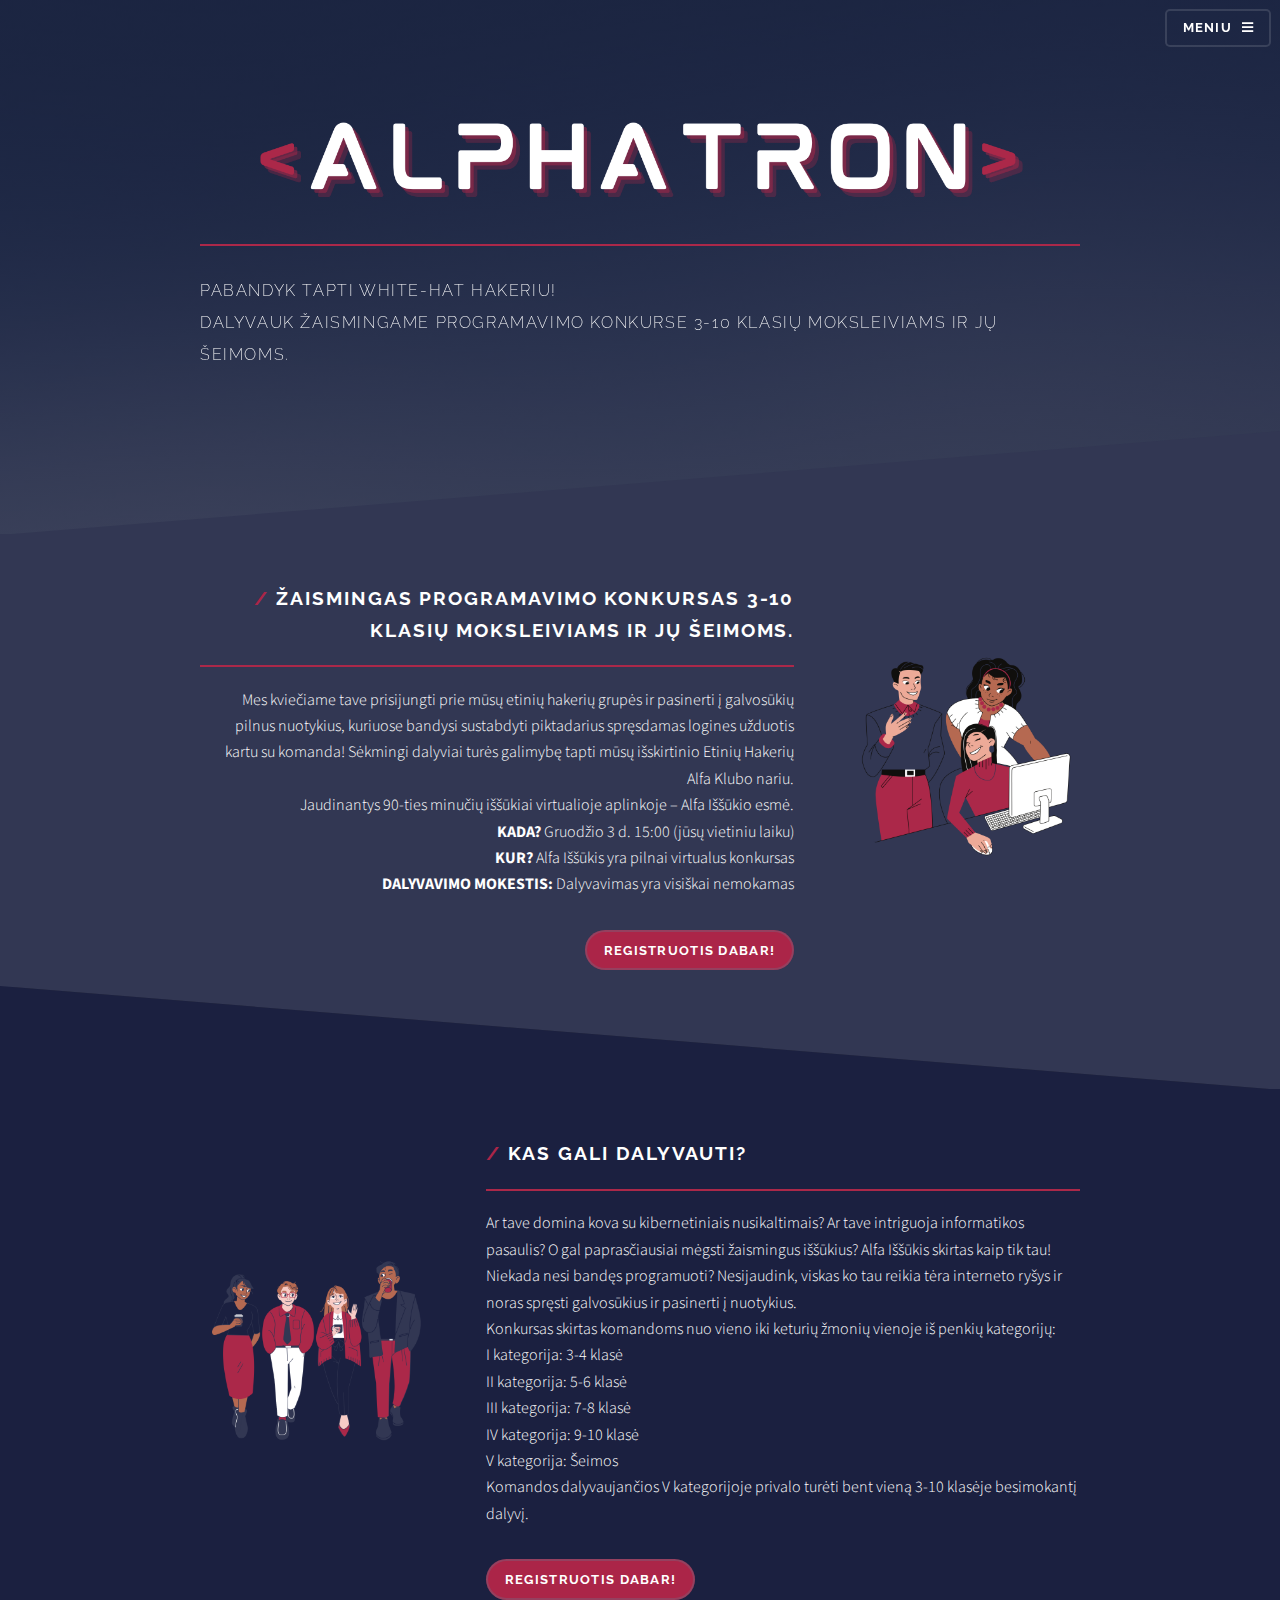
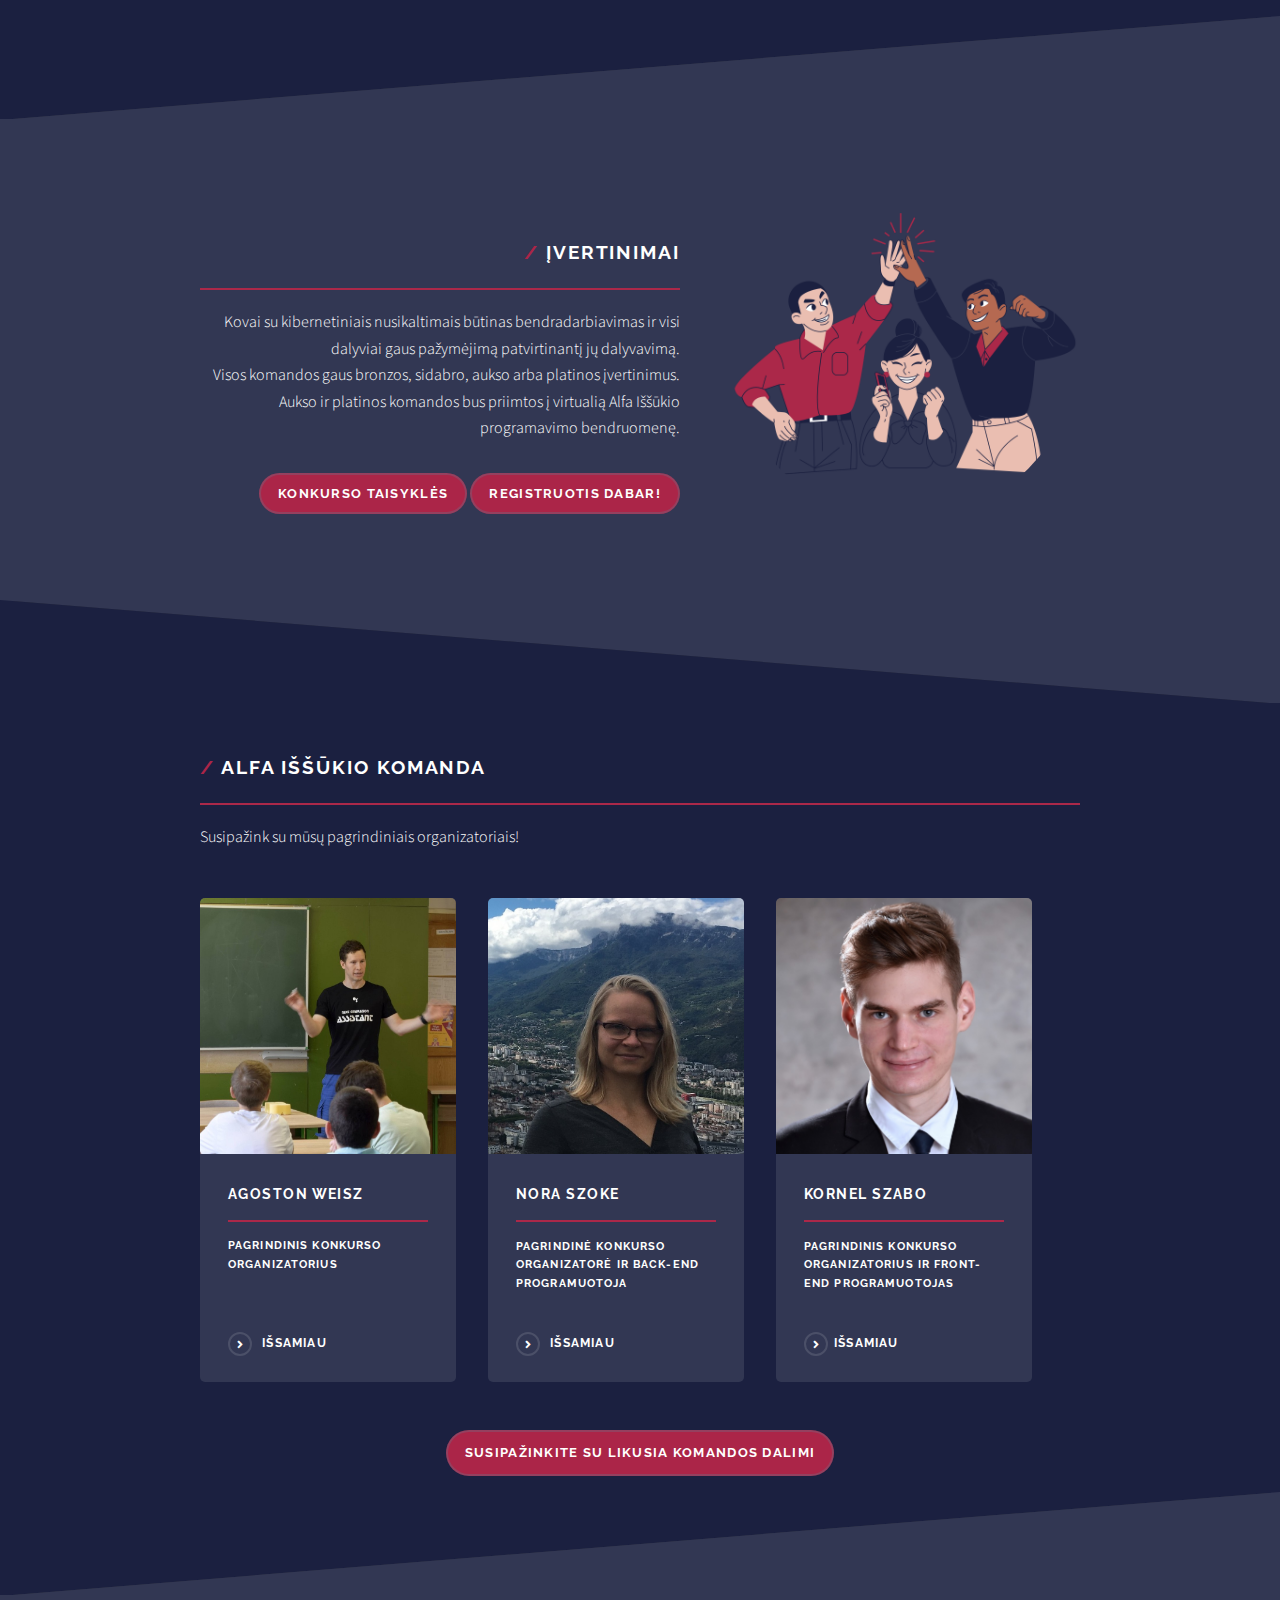
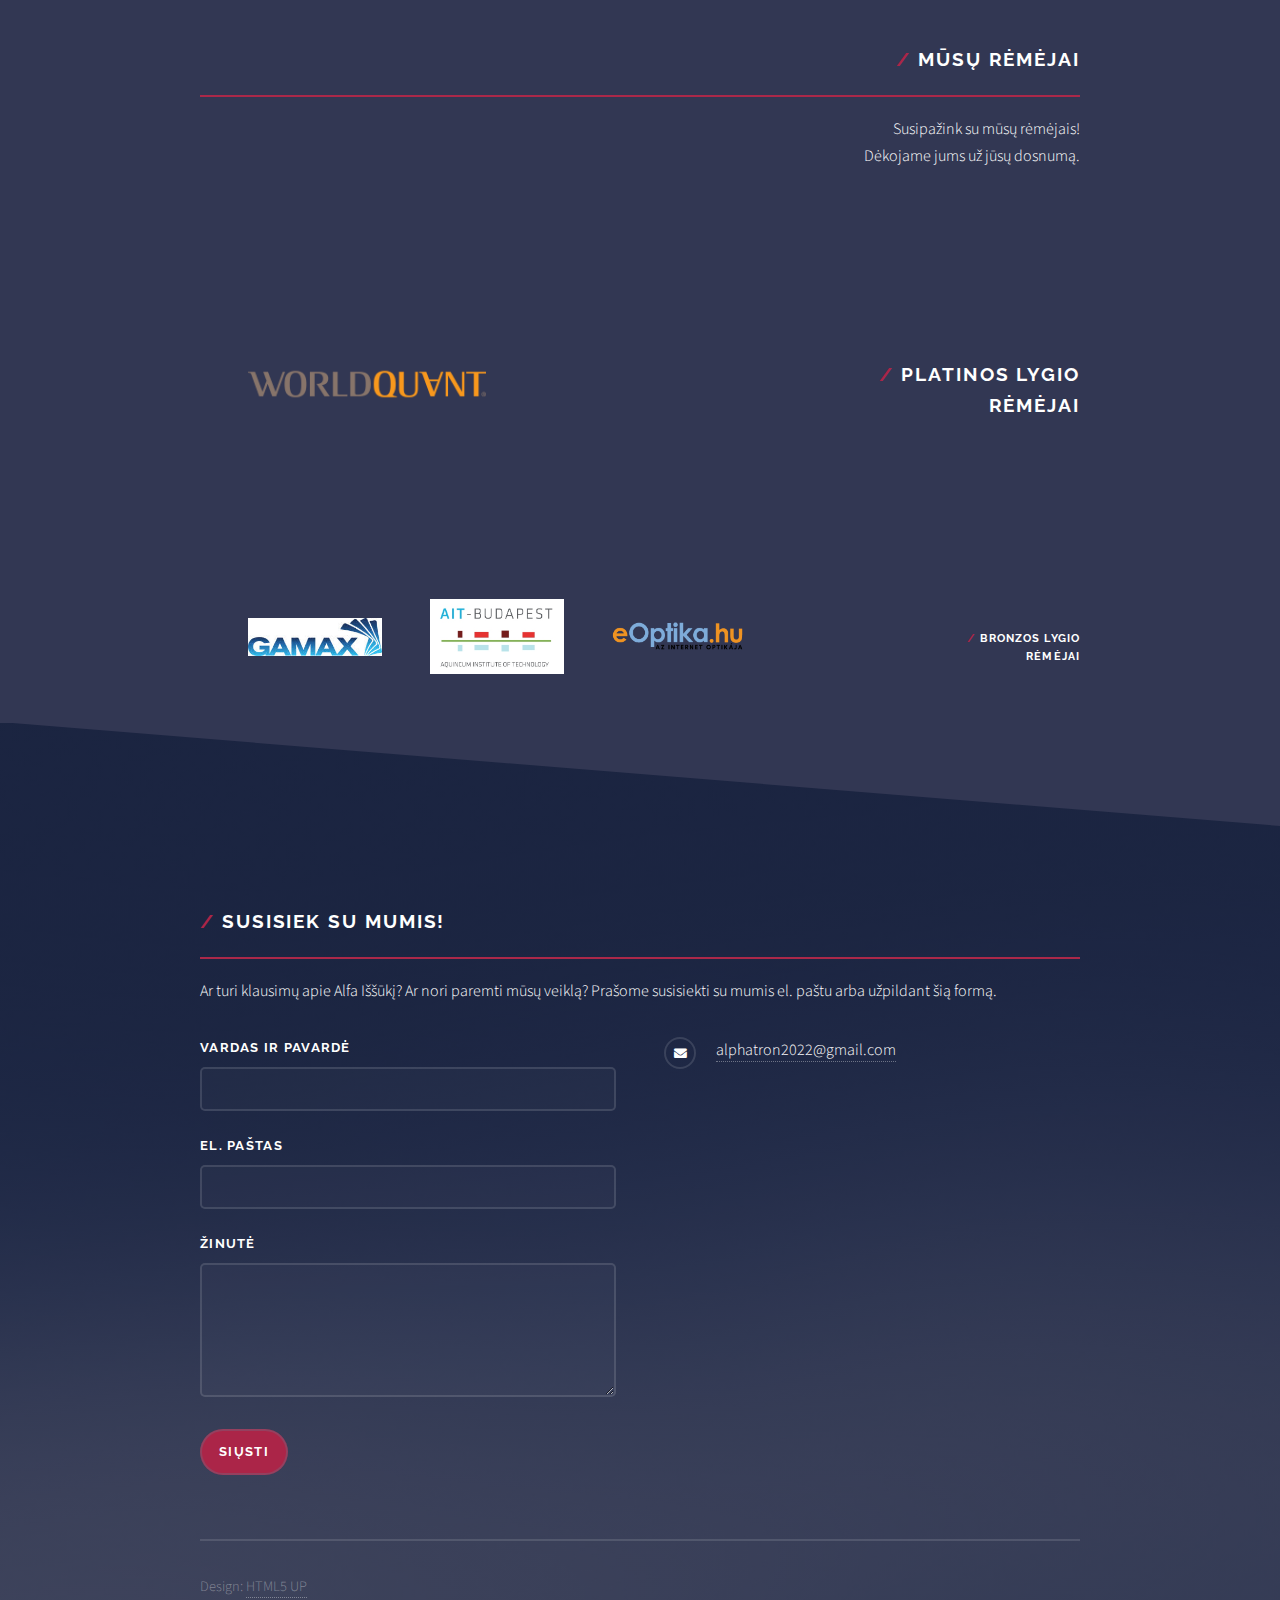
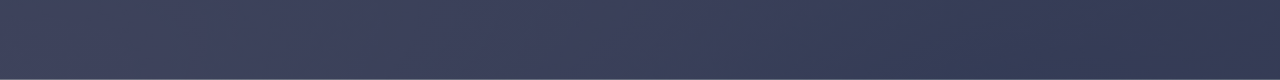
<file: lt.html>
<!DOCTYPE HTML>
<!--
	Solid State by HTML5 UP
	html5up.net | @ajlkn
	Free for personal and commercial use under the CCA 3.0 license (html5up.net/license)
-->
<html lang="en">
<head>
    <title>Alfa iššūkis</title>
    <link href="/images/favicon.ico" rel="icon" type="images/x-icon">
    <meta charset="utf-8"/>
    <meta content="Alfa iššūkis - informatikos konkuras 3-10 klasių moksleiviams" name="title"/>
    <meta content="Alfa iššūkis yra informatikos konkursas pradinių ir pagrindinių klasių moksleiviams, nebijantiems iššūkių ir mėgstantiems smagius galvosūkius. Dalyvavimas yra nemokamas ir dalyviai gali laimėti vertingų prizų."
          name="description"/>
    <meta content="programavimas, informatika, kompiuteris, mokslas, konkursas, varžybos, prizas, laimėti, uždavinys, galvosūkis, galvojimas, iššūkis, išbandantis, protingas, mokinys, moksleivis, vaikas, vaikai, mokykla, linksma, pradinė mokykla, pagrindinė mokykla, studijos, nemokama, įdomu, žavinga"
          name="keywords"/>
    <meta content="Alfa iššūkis" name="author"/>
    <meta content="width=device-width, initial-scale=1, user-scalable=no" name="viewport"/>
    <link href="assets/css/main.css" rel="stylesheet"/>
    <link href="https://alphatron.io/" rel="canonical"/>
    <script src="./assets/js/toggle.js"></script>
    <script src="./assets/js/validateForm.js"></script>
    <script src="./assets/js/initForm.js"></script>
    <script
            crossorigin="anonymous"
            integrity="sha256-WpOohJOqMqqyKL9FccASB9O0KwACQJpFTUBLTYOVvVU="
            src="https://code.jquery.com/jquery-3.4.1.js"></script>
    <script>
        function SubForm() {
            let btn = document.getElementById('form1-button');
            btn.setAttribute('value', 'Siunčiama');

            $.ajax({
                url: "https://api.apispreadsheets.com/data/XEVQj1gUX7Dp9Riu/",
                type: "post",
                data: $("#form1").serializeArray(),
                success: function () {
                    btn.setAttribute('value', 'Send');
                    alert("Sėkmingai išsiųsta!");
                },
                error: function () {
                    btn.setAttribute('value', 'Send');
                    alert("Apdorojant žinutę įvyko klaida. Prašome bandyti dar kartą.");
                }
            });
        }
    </script>
    <!-- Global site tag (gtag.js) - Google Analytics -->
    <script async src="https://www.googletagmanager.com/gtag/js?id=G-3HNB4YBCS3"></script>
    <script>
        window.dataLayer = window.dataLayer || [];

        function gtag() {
            dataLayer.push(arguments);
        }

        gtag('js', new Date());

        gtag('config', 'G-3HNB4YBCS3');
    </script>
    <script>
        function redirect(url) {
            window.open(url, '_blank');
        }
    </script>
    <noscript>
        <link href="assets/css/noscript.css" rel="stylesheet"/>
    </noscript>
</head>
<body class="is-preload">

<!-- Page Wrapper -->
<div id="page-wrapper">

    <!-- Header -->
    <header class="alt" id="header">
        <h1><a href="index.html"><font style="color:#ab2548;">/ </font>Konkursas Alfa Iššūkis</a></h1>
        <nav>
            <a href="#menu">Meniu</a>
        </nav>
        <!-- TODO: Change this -->
        <script>function applyNow() {
            window.open('https://contest.alphatron.io/registration', '_blank');
        }</script>
        <script>function competitionRules() {
            window.open('https://contest.alphatron.io/competition-rules', '_blank');
        }</script>
    </header>

    <!-- Menu -->
    <nav id="menu">
        <div class="inner">
            <h2>Meniu</h2>
            <ul class="links">
                <li><a href="index.html">Pagrindinis</a></li>
                <li><a href="#contest">Apie</a></li>
                <li><a href="https://contest.alphatron.io/competition-rules">Taisyklės</a></li>
                <li><a href="team.html">Organizatoriai</a></li>
                <li><a href="#contact">Susisiekti</a></li>
            </ul>
            <a class="close" href="#">Uždaryti</a>
        </div>
    </nav>

    <!-- Banner -->
    <section id="banner">
        <div class="inner">
            <h2><img alt="" class="center" src="images/logo.png" width=100%/></h2>
            <p>Pabandyk tapti white-hat hakeriu!<br>Dalyvauk žaismingame programavimo konkurse 3-10 klasių
                moksleiviams ir jų šeimoms.</p>
            <!-- <div class="align-center">
                <button onclick="applyNow()">Jelentkezz most!</button>
            </div> -->
        </div>
    </section>

    <!-- Wrapper -->
    <section id="wrapper">

        <!-- One -->
        <section class="wrapper spotlight style1" id="contest">
            <div class="inner">
                <img alt="" class="image" src="images/intro0.png"/>
                <div class="content">
                    <h2 class="major"><font style="color:#ab2548;">/ </font>Žaismingas programavimo konkursas 3-10
                        klasių moksleiviams ir jų šeimoms.</h2>
                    <!--                     <font style="color:#ab2548;">< </font> A  <font style="color:#ab2548;">/ </font> versenyről <font style="color:#ab2548;">> </font> </h2> -->
                    <p>
                        Mes kviečiame tave prisijungti prie mūsų etinių hakerių grupės ir pasinerti į galvosūkių
                        pilnus nuotykius, kuriuose bandysi sustabdyti piktadarius spręsdamas logines užduotis
                        kartu su komanda! Sėkmingi dalyviai turės galimybę tapti mūsų
                        išskirtinio Etinių Hakerių Alfa Klubo nariu.<br>
                        Jaudinantys 90-ties minučių iššūkiai virtualioje aplinkoje – Alfa Iššūkio esmė.<br>
                        <span style="font-weight: bold">KADA?</span> Gruodžio 3 d. 15:00 (jūsų vietiniu laiku)<br>
                        <span style="font-weight: bold">KUR?</span> Alfa Iššūkis yra pilnai virtualus konkursas<br>
                        <span style="font-weight: bold">DALYVAVIMO MOKESTIS:</span> Dalyvavimas yra visiškai nemokamas
                    </p>
                    <div class="align-right">
                        <button onclick="applyNow()">Registruotis dabar!</button>
                    </div>

                </div>
            </div>
        </section>

        <!-- Two -->
        <section class="wrapper alt spotlight style2" id="two">
            <div class="inner">
                <img alt="" class="image" src="images/kinekszol0.png"/>
                <div class="content">
                    <h2 class="major"><font style="color:#ab2548;">/ </font>Kas gali dalyvauti?</h2>
                    <p>
                        Ar tave domina kova su kibernetiniais nusikaltimais? Ar tave intriguoja informatikos pasaulis?
                        O gal paprasčiausiai mėgsti žaismingus iššūkius? Alfa Iššūkis skirtas kaip tik tau!<br>
                        Niekada nesi bandęs programuoti? Nesijaudink, viskas ko tau reikia tėra interneto ryšys ir
                        noras spręsti galvosūkius ir pasinerti į nuotykius.<br>
                        Konkursas skirtas komandoms nuo vieno iki keturių žmonių vienoje iš penkių kategorijų:<br>
                        I kategorija: 3-4 klasė<br>
                        II kategorija: 5-6 klasė<br>
                        III kategorija: 7-8 klasė<br>
                        IV kategorija: 9-10 klasė<br>
                        V kategorija: Šeimos<br>
                        Komandos dalyvaujančios V kategorijoje privalo turėti bent vieną 3-10 klasėje besimokantį dalyvį.
                    </p>
                    <div class="align-left">
                        <button onclick="applyNow()">Registruotis dabar!</button>
                    </div>

                </div>
            </div>
        </section>

        <!-- Three -->
        <section class="wrapper spotlight style3" id="three">
            <div class="inner">
                <section class="features">
                    <img alt="" class="image" src="images/ajandek0.png"/>
                </section>
                <div class="content">
                    <h2 class="major"><font style="color:#ab2548;">/ </font>Įvertinimai</h2>
                    <p>
                        Kovai su kibernetiniais nusikaltimais būtinas bendradarbiavimas ir visi dalyviai gaus pažymėjimą
                        patvirtinantį jų dalyvavimą.<br>
                        Visos komandos gaus bronzos, sidabro, aukso arba platinos įvertinimus. Aukso ir platinos
                        komandos
                        bus priimtos į virtualią Alfa Iššūkio programavimo bendruomenę.
                    </p>
                    <div class="align-right">
                        <button onclick="competitionRules()">Konkurso taisyklės</button>
                        <button onclick="applyNow()">Registruotis dabar!</button>
                    </div>

                </div>
            </div>
        </section>

        <!-- Four -->
        <section class="wrapper alt style1" id="four">
            <div class="inner">
                <h2 class="major"><font style="color:#ab2548;">/ </font>Alfa Iššūkio komanda</h2>
                <p>Susipažink su mūsų pagrindiniais organizatoriais!</p>
                <section class="features">
                    <article>
                        <img alt="" class="image" src="images/team/WeiszAgoston.jpg"/>
                        <h3 class="major">Agoston Weisz</h3>
                        <h4>Pagrindinis Konkurso Organizatorius<br>‎</h4>
                        <p class="dropdown-text" id="Weisz-Agoston">
                            Aš esu Weisz Agoston, Google vyresnysis programinės įrangos enžinierius Ciuriche.<br>
                            Vidurinės mokyklos metais mokiausi Fazekas Mihály Pagrindinėje ir Vidurinėje Gramatikos
                            mokykloje Budapešte, sustiprintos matematikos klasėje, po kurios baigiau matematikos
                            magistro studijas ELTE universitete.<br>
                            Esu laimėjęs bronzos medalį Tarptautinėje informatikos olimpiadoje, pirmąją vietą
                            tarptautinėje
                            Sapientia informatikos olimpiadoje ir du kartus trečiąją vietą KPI-open tartautiniame
                            komandiniame konkurse.
                            Nuo 2013 kiekvienais metais gavau apdovanojimą iš Vengrijos ministro pirmininko už
                            mano sėkmingą mokytojavimą - kasmet turėjau bent vieną mokinį dalyvaujantį tarptautinėse
                            olimpiadose.<br>
                            Aš siekiu suteikti geriausią įmanomą išsilavinimą kuo daugiau žmonių.<br>
                            Laisvalaikiu važinėju dviračiu, slidinėju ir žaidžiu futbolą Google Ciuricho komandoje.
                        </p>
                        <button class="special" onclick="toggle('Weisz-Agoston', this);">
                            Išsamiau
                        </button>
                    </article>
                    <article>
                        <img alt="" class="image" src="images/team/SzokeNora.jpg"/>
                        <h3 class="major">Nora Szoke</h3>
                        <h4>Pagrindinė Konkurso Organizatorė ir Back-End Programuotoja</h4>
                        <p class="dropdown-text" id="Szoke-Nora">
                            Aš esu Nora Szoke, matematikė ir tinklo programuotoja.
                            Matematika yra mano aistra nuo vaikystės, aš esu sėkmingai sudalyvavusi daugybėje konkursų
                            besimokydama mokykloje.
                            Aš baigiau sustiprintą matematikos klasę Fazekas Mihály Pagrindinėje ir Vidurinėje
                            Gramatikos
                            mokykloje Budapešte, po kurios tęsiau savo mokslus studijuodama matematiką ELTE universitete
                            ir atlikdama abstrakčiosios algebros doktorantūrą EPFL Šveicarijoje. Po kelių metų
                            nutraukiau
                            savo mokslinę veiklą siekdama karjeros kaip tinklo programuotoja Prancūzijoje.<br>
                            Be matematikos mane visada domino mokymas ir talentų puoselėjimas.
                            Aš prisidėjau prie Medve Lauko Matematikos konkurso organizavimo Vengrijoje kiekvienais
                            metais
                            nuo 2008.
                            Kaip viena iš steigiamųjų Matematika Összeköt Egyesület narių Vengrijoje, mokau matematiką
                            jau ilgiau nei dešimt metų.<br>
                            Laisvalaikiu daug skaitau apie biologiją ir psichologiją. Be to, daug sportuoju - mano
                            mėgstamiausi sportai yra žygiavimas, plaukimas vandenlente, laipiojimas ir pole sportas.
                        </p>
                        <button class="special" onclick="toggle('Szoke-Nora', this);">
                            Išsamiau
                        </button>
                    </article>
                    <article>
                        <img alt="" class="image" src="images/team/SzaboKornel.jpg"/>
                        <h3 class="major">Kornel Szabo</h3>
                        <h4>Pagrindinis Konkurso Organizatorius ir Front-End Programuotojas</h4>
                        <p class="dropdown-text" id="Szabo-Kornel">
                            Aš esu Kornel Szabo, informatikos studentas Kembridžo universitete.<br>
                            Vidurinėje mokykloje mokiausi Fazekas Mihály Pagrindinėje ir Vidurinėje Gramatikos
                            mokykloje. Mokyklos metais itin domėjausi matematika ir programavimu ir laimėjau bronzos
                            medalius Tarptautinėje informatikos olimpiadoje, Tarptautinėje matematikos olimpiadoje,
                            Centrinės Europos informatikos olimpiadoje ir sidabro medalį Vidurio Europos matematikos
                            olimpiadoje.<br>
                            Be to, sėkmingai dalyvavau ir Vengriškuose konkursuose - užėmiau antrąją vietą Vegrijos
                            informatikos olimpiadoje ir dešimtąją vieta Vengrijos matematikos olimpiadoje.
                            Savo paskutiniais mokyklos metais pradėjau mokyti Alphacademy, kur programuoti mokome
                            šimtus moksleivių. Pradėdamas aš jau turėjau patirties šioje srityje, nes anksčiau buvau
                            padėjęs organizuoti Pósa-stovyklas.<br>
                            Mano hobiai: bėgiojimas, važinėjimas dviračiu, žygiavimas, laipiojimas, skaitymas apie
                            ekonomiką, filosofiją ir istoriją.</p>
                        <button class="special" onclick="toggle('Szabo-Kornel', this);">Išsamiau
                        </button>
                    </article>


                </section>
                <div class="align-center"><a class="button" href="team.html">Susipažinkite su likusia komandos
                    dalimi</a></div>
            </div>
        </section>

        <section class="wrapper spotlight style1" id="five">
            <div class="inner">
                <div class="content">
                    <h2 class="major"><font style="color:#ab2548;">/ </font>Mūsų rėmėjai</h2>
                    <p>Susipažink su mūsų rėmėjais!<br>
                        Dėkojame jums už jūsų dosnumą.
                    </p>
                </div>
            </div>
            <div class="inner">
                <div class="content">
                    <h2><font style="color:#ab2548;">/ </font>Platinos lygio<br>rėmėjai</h2>
                </div>
                <img alt="" class="image noborder" onclick="redirect('https://www.weareworldquant.com/en/home')"
                     src="images/logos/worldquant_logo.png"/>

            </div>
            <!--
            <div class="inner">
                <div class="content">
                    <h2><font style="color:#ab2548;">/ </font>Aranyfokozatú<br>támogatóink</h2>
                </div>

            </div>
            <div class="inner">
                <div class="content">
                    <h3><font style="color:#ab2548;">/ </font>Ezüstfokozatú<br>támogatóink</h3>
                </div>
            </div>
            !-->
            <div class="inner">
                <div class="content">
                    <h4><font style="color:#ab2548;">/ </font>Bronzos lygio<br>rėmėjai</h4>
                </div>
                <img alt="" class="image noborder" onclick="redirect('https://eoptika.hu/')"
                     src="images/logos/eOptika_logo.png"/>
                <img alt="" class="image noborder" src="images/logos/AITBP_logo.jpg"/>
                <img alt="" class="image noborder" onclick="redirect('https://www.gamax.hu/')"
                     src="images/logos/gamax_logo.jpg"/>
            </div>
        </section>


        <!-- Footer -->
        <section id="footer">
            <div class="inner">
                <h2 class="major" id="contact"><font style="color:#ab2548;">/ </font>Susisiek su mumis!</h2>
                <p>Ar turi klausimų apie Alfa Iššūkį? Ar nori paremti mūsų veiklą?
                    Prašome susisiekti su mumis el. paštu arba užpildant šią formą.</p>

                <form id="form1">
                    <div class="fields">
                        <div class="field">
                            <label for="form1-name">Vardas ir pavardė</label>
                            <input id="form1-name" name="name" type="text"/>
                        </div>
                        <div class="field">
                            <label for="form1-email">El. paštas</label>
                            <input id="form1-email" name="email" type="email"/>
                        </div>
                        <div class="field">
                            <label for="form1-message">Žinutė</label>
                            <textarea id="form1-message" name="message" rows="4"></textarea>
                        </div>
                    </div>
                    <ul class="actions">
                        <li><input id="form1-button" onclick="if(verifyForm('form1')){SubForm();}" type="button"
                                   value="Siųsti"/></li>
                    </ul>
                </form>
                <script>initForm('form1');</script>

                <ul class="contact">
                    <li class="icon solid fa-envelope"><a href="#">alphatron2022@gmail.com</a></li>
                </ul>
                <ul class="copyright">
                    <li>Design: <a href="http://html5up.net">HTML5 UP</a></li>
                </ul>
            </div>
        </section>
    </section>

</div>

<!-- Scripts -->
<script src="assets/js/jquery.min.js"></script>
<script src="assets/js/jquery.scrollex.min.js"></script>
<script src="assets/js/browser.min.js"></script>
<script src="assets/js/breakpoints.min.js"></script>
<script src="assets/js/util.js"></script>
<script src="assets/js/main.js"></script>

</body>
</html>
</file>
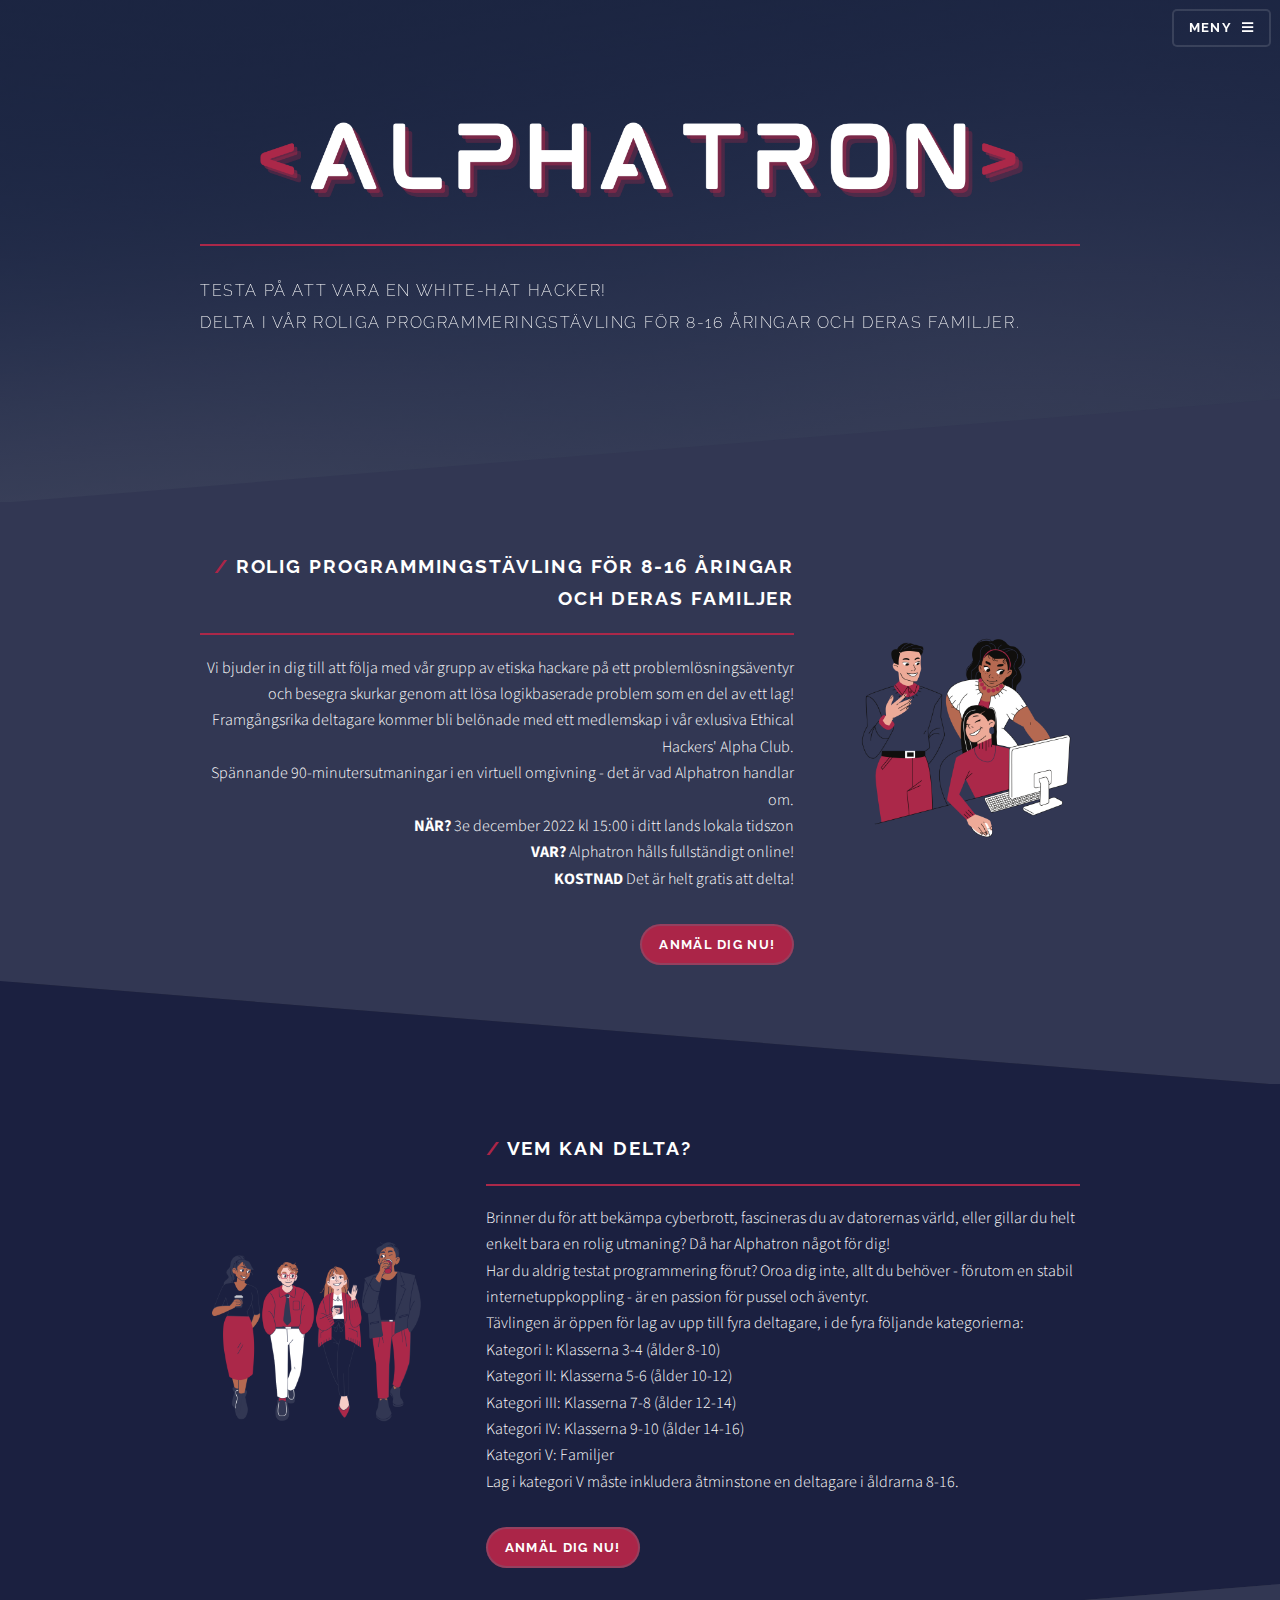
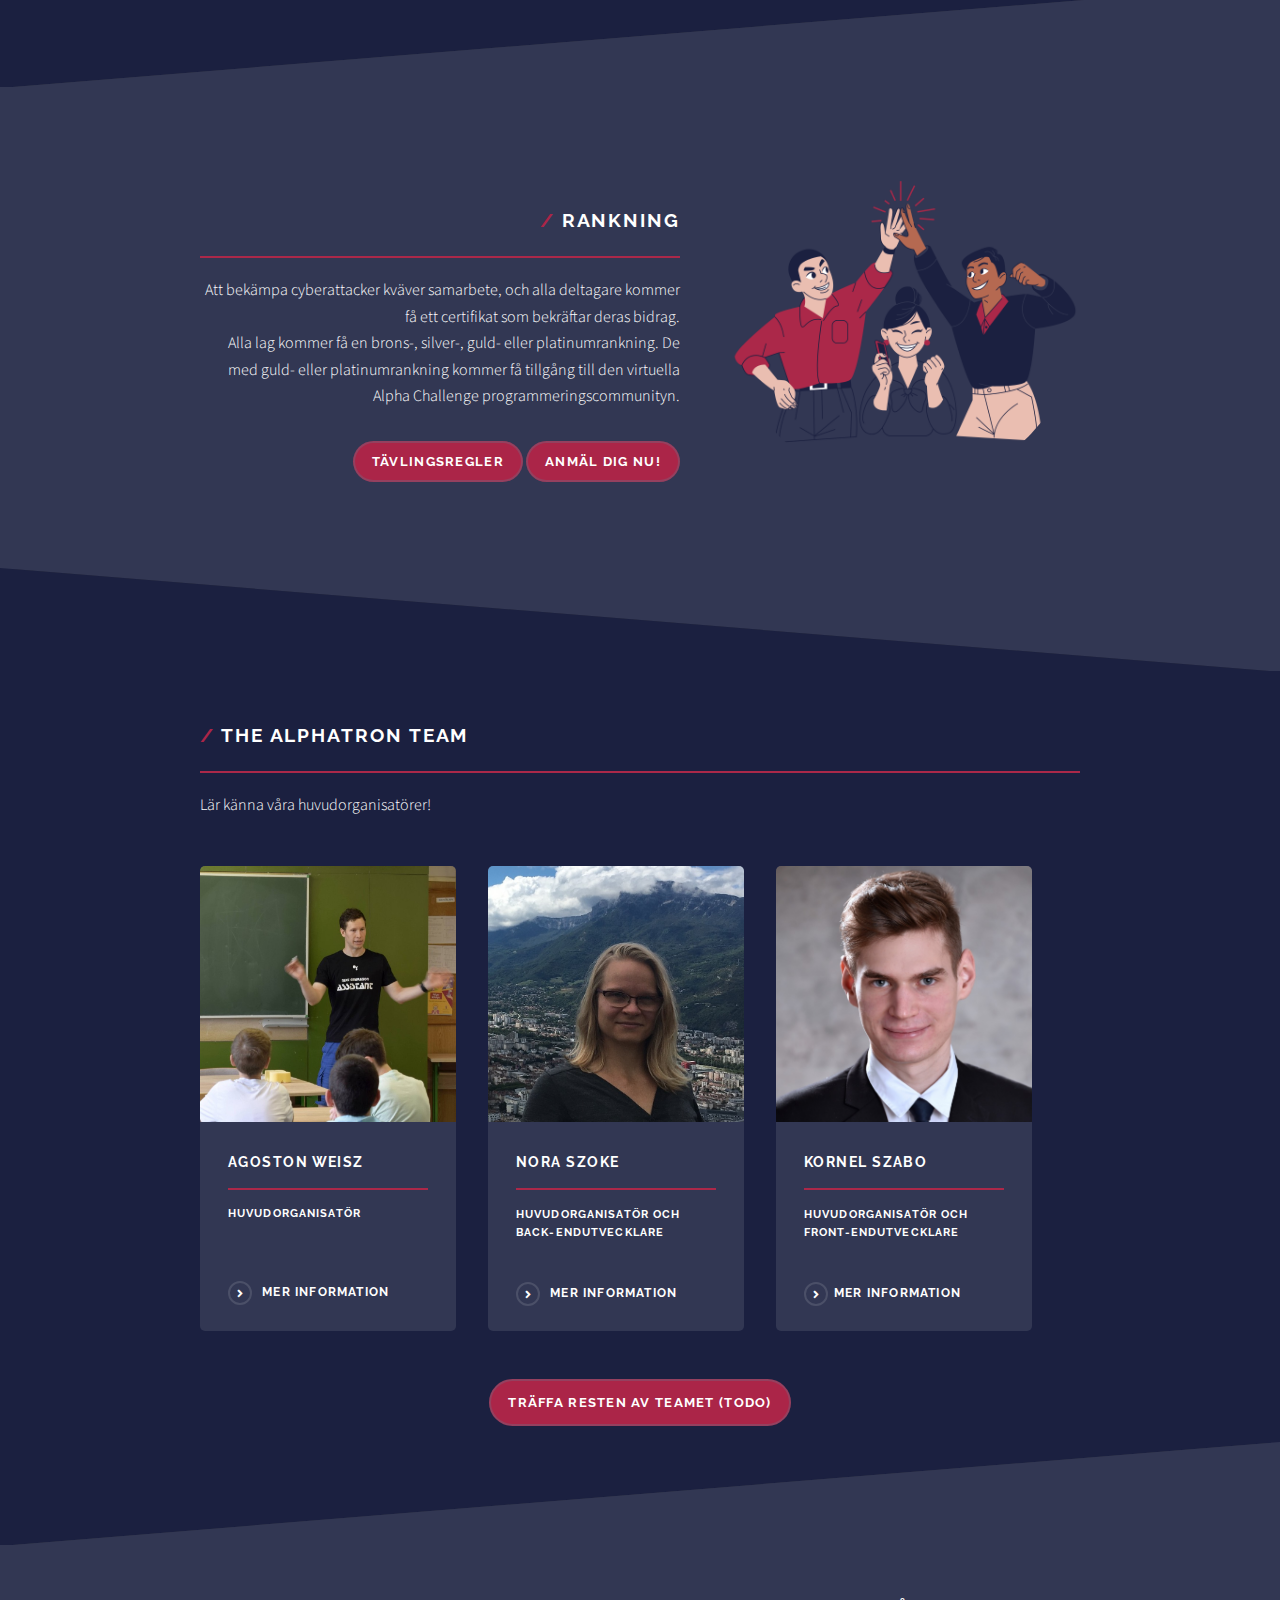
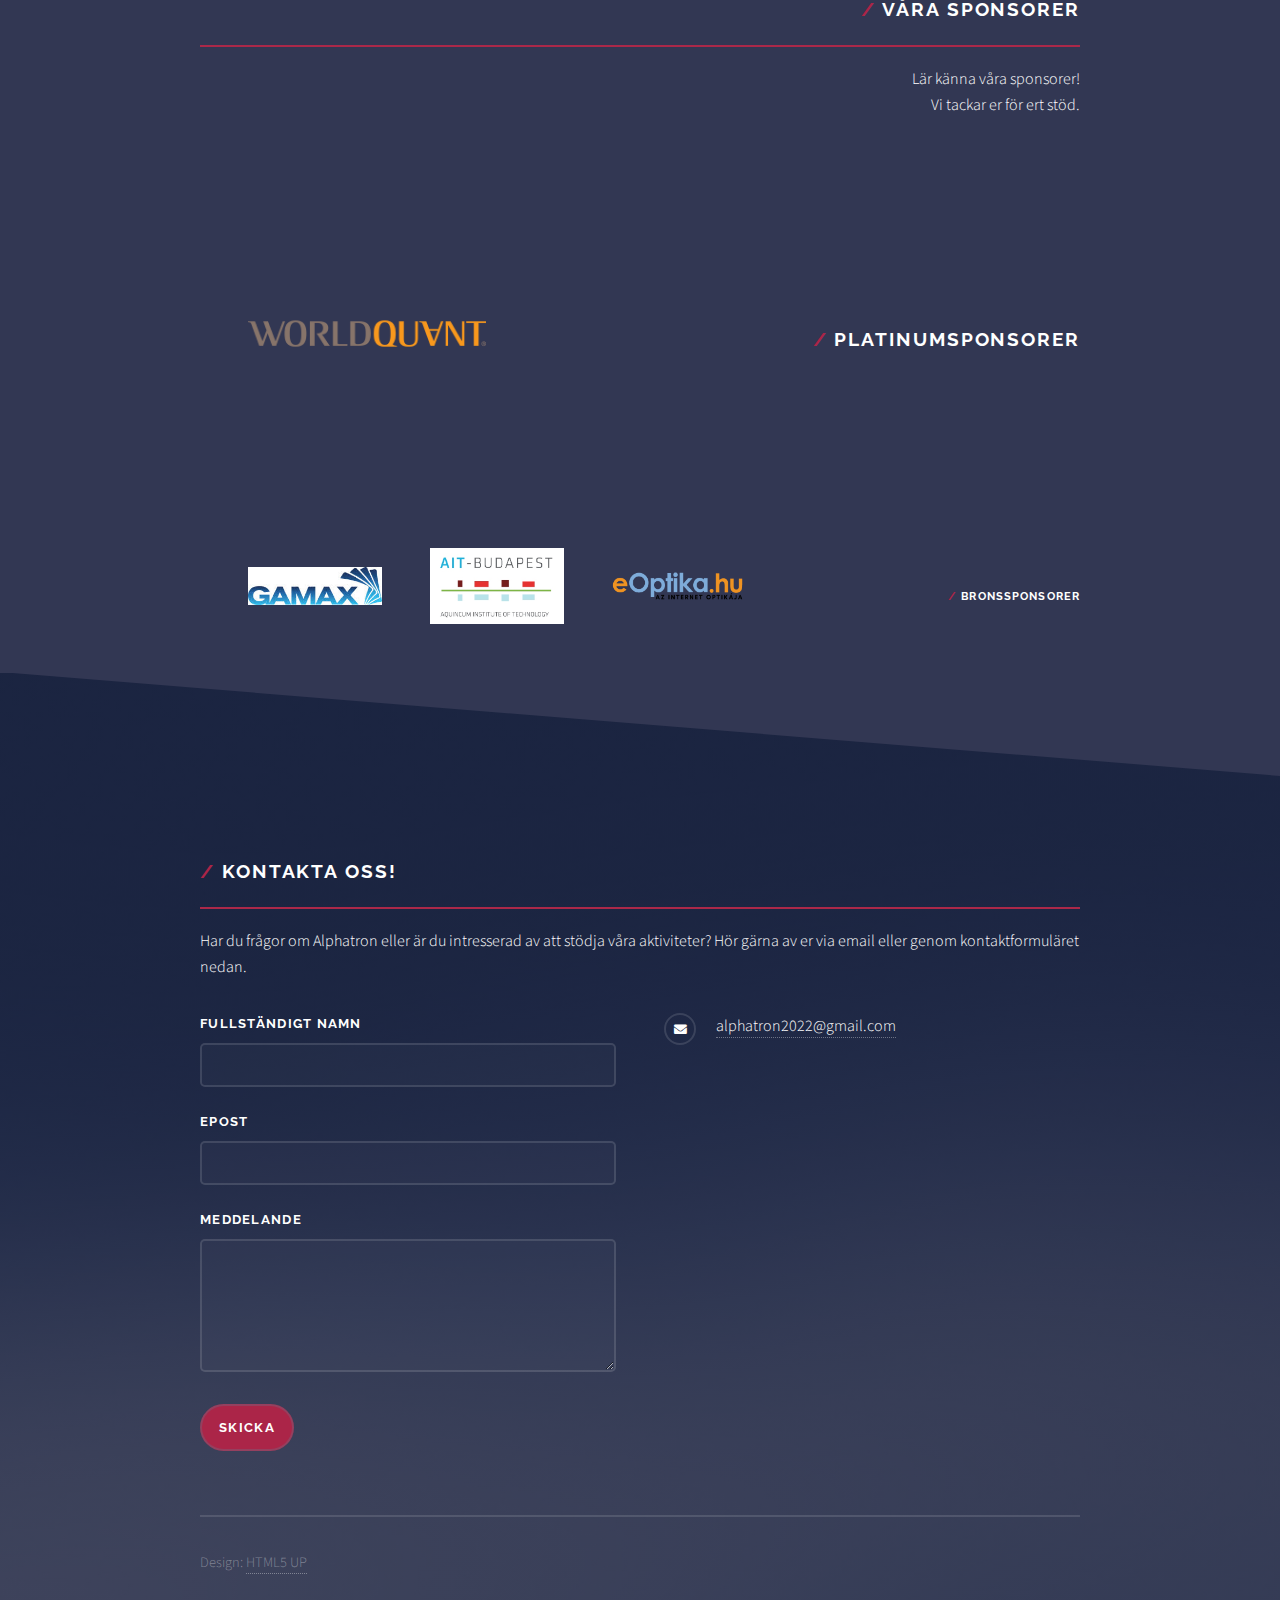
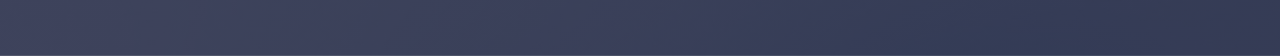
<file: se.html>
<!DOCTYPE HTML>
<!--
	Solid State by HTML5 UP
	html5up.net | @ajlkn
	Free for personal and commercial use under the CCA 3.0 license (html5up.net/license)
-->
<html lang="en">
<head>
    <title>Alphatron</title>
    <link href="/images/favicon.ico" rel="icon" type="images/x-icon">
    <meta charset="utf-8"/>
    <meta content="Alphatron computer science competition for students aged between 8 and 16" name="title"/>
    <meta content="Alphatron is a computer science competition for those students in primary or secondary education, that aren't afraid of challenges and like fun puzzles and problems. Taking part is free and the contestants can win valuable prizes."
          name="description"/>
    <meta content="programming, computer science, computer, science, competition, contest, prize, win, problem, puzzle, thinking, challenge, challenging, smart, student, pupil, child, children, school, fun, primary school, secondary school, studies, free, interesting, fascinating"
          name="keywords"/>
    <meta content="Alphatron" name="author"/>
    <meta content="width=device-width, initial-scale=1, user-scalable=no" name="viewport"/>
    <link href="assets/css/main.css" rel="stylesheet"/>
    <link href="https://alphatron.io/" rel="canonical"/>
    <script src="./assets/js/toggle.js"></script>
    <script src="./assets/js/validateForm.js"></script>
    <script src="./assets/js/initForm.js"></script>
    <script
            crossorigin="anonymous"
            integrity="sha256-WpOohJOqMqqyKL9FccASB9O0KwACQJpFTUBLTYOVvVU="
            src="https://code.jquery.com/jquery-3.4.1.js"></script>
    <script>
        function SubForm() {
            let btn = document.getElementById('form1-button');
            btn.setAttribute('value', 'Sending message');

            $.ajax({
                url: "https://api.apispreadsheets.com/data/XEVQj1gUX7Dp9Riu/",
                type: "post",
                data: $("#form1").serializeArray(),
                success: function () {
                    btn.setAttribute('value', 'Send');
                    alert("Successfully sent!");
                },
                error: function () {
                    btn.setAttribute('value', 'Send');
                    alert("An error has occured while processing the message. Please try again.");
                }
            });
        }
    </script>
    <!-- Global site tag (gtag.js) - Google Analytics -->
    <script async src="https://www.googletagmanager.com/gtag/js?id=G-3HNB4YBCS3"></script>
    <script>
        window.dataLayer = window.dataLayer || [];

        function gtag() {
            dataLayer.push(arguments);
        }

        gtag('js', new Date());

        gtag('config', 'G-3HNB4YBCS3');
    </script>
    <script>
        function redirect(url) {
            window.open(url, '_blank');
        }
    </script>
    <noscript>
        <link href="assets/css/noscript.css" rel="stylesheet"/>
    </noscript>
</head>
<body class="is-preload">

<!-- Page Wrapper -->
<div id="page-wrapper">

    <!-- Header -->
    <header class="alt" id="header">
        <h1><a href="index.html"><font style="color:#ab2548;">/ </font>Alphatron</a></h1>
        <nav>
            <a href="#menu">Meny</a>
        </nav>
        <!-- TODO: Change this -->
        <script>function applyNow() {
            window.open('https://contest.alphatron.io/registration', '_blank');
        }</script>
        <script>function competitionRules() {
            window.open('https://contest.alphatron.io/competition-rules', '_blank');
        }</script>
    </header>

    <!-- Menu -->
    <nav id="menu">
        <div class="inner">
            <h2>Meny</h2>
            <ul class="links">
                <li><a href="index.html">Hem</a></li>
                <li><a href="#contest">Om oss</a></li>
                <li><a href="https://contest.alphatron.io/competition-rules">Regler</a></li>
                <li><a href="team.html">Organisatörer</a></li>
                <li><a href="#contact">Kontakt</a></li>
            </ul>
            <a class="close" href="#">Stäng</a>
        </div>
    </nav>

    <!-- Banner -->
    <section id="banner">
        <div class="inner">
            <h2><img alt="" class="center" src="images/logo.png" width=100%/></h2>
            <p>Testa på att vara en white-hat hacker!<br>Delta i vår roliga programmeringstävling för 8-16 åringar och deras familjer.</p>
            <!-- <div class="align-center">
                <button onclick="applyNow()">Jelentkezz most!</button>
            </div> -->
        </div>
    </section>

    <!-- Wrapper -->
    <section id="wrapper">

        <!-- One -->
        <section class="wrapper spotlight style1" id="contest">
            <div class="inner">
                <img alt="" class="image" src="images/intro0.png"/>
                <div class="content">
                    <h2 class="major"><font style="color:#ab2548;">/ </font>rolig programmingstävling för 8-16 åringar och deras familjer</h2>
                    <p>
                        Vi bjuder in dig till att följa med vår grupp av etiska hackare på ett problemlösningsäventyr och besegra skurkar genom att lösa logikbaserade problem som en del av ett lag! Framgångsrika deltagare kommer bli belönade med ett medlemskap i vår exlusiva Ethical Hackers' Alpha Club.<br>

                        Spännande 90-minutersutmaningar i en virtuell omgivning - det är vad Alphatron handlar om.<br>

                        <span style="font-weight: bold">NÄR?</span> 3e december 2022 kl 15:00 i ditt lands lokala tidszon<br>
                        <span style="font-weight: bold">VAR?</span> Alphatron hålls fullständigt online!<br>
                        <span style="font-weight: bold">KOSTNAD</span> Det är helt gratis att delta!
                    </p>
                    <div class="align-right">
                        <button onclick="applyNow()">Anmäl dig nu!</button>
                    </div>

                </div>
            </div>
        </section>

        <!-- Two -->
        <section class="wrapper alt spotlight style2" id="two">
            <div class="inner">
                <img alt="" class="image" src="images/kinekszol0.png"/>
                <div class="content">
                    <h2 class="major"><font style="color:#ab2548;">/ </font>Vem kan delta?</h2>
                    <p>

                        Brinner du för att bekämpa cyberbrott, fascineras du av datorernas värld, eller gillar du helt enkelt bara en rolig utmaning? Då har Alphatron något för dig!<br>

                        Har du aldrig testat programmering förut? Oroa dig inte, allt du behöver - förutom en stabil internetuppkoppling - är en passion för pussel och äventyr.<br>

                        Tävlingen är öppen för lag av upp till fyra deltagare, i de fyra följande kategorierna: <br>
                        Kategori I: Klasserna 3-4 (ålder 8-10)<br>
                        Kategori II: Klasserna 5-6 (ålder 10-12)<br>
                        Kategori III: Klasserna 7-8 (ålder 12-14)<br>
                        Kategori IV: Klasserna 9-10 (ålder 14-16)<br>
                        Kategori V: Familjer<br>

                        Lag i kategori V måste inkludera åtminstone en deltagare i åldrarna 8-16.
                    </p>
                    <div class="align-left">
                        <button onclick="applyNow()">Anmäl dig nu!</button>
                    </div>

                </div>
            </div>
        </section>

        <!-- Three -->
        <section class="wrapper spotlight style3" id="three">
            <div class="inner">
                <section class="features">
                    <img alt="" class="image" src="images/ajandek0.png"/>
                </section>
                <div class="content">
                    <h2 class="major"><font style="color:#ab2548;">/ </font>Rankning</h2>
                    <p>
                        Att bekämpa cyberattacker kväver samarbete, och alla deltagare kommer få ett certifikat som bekräftar deras bidrag.<br>
                        Alla lag kommer få en brons-, silver-, guld- eller platinumrankning. De med guld- eller platinumrankning kommer få tillgång till den virtuella Alpha Challenge programmeringscommunityn. 

                    </p>
                    <div class="align-right">
                        <button onclick="competitionRules()">Tävlingsregler</button>
                        <button onclick="applyNow()">Anmäl dig nu!</button>
                    </div>

                </div>
            </div>
        </section>

        <!-- Four -->
        <section class="wrapper alt style1" id="four">
            <div class="inner">
                <h2 class="major"><font style="color:#ab2548;">/ </font>The Alphatron Team</h2>
                <p>Lär känna våra huvudorganisatörer!</p>
                <section class="features">
                    <article>
                        <img alt="" class="image" src="images/team/WeiszAgoston.jpg"/>
                        <h3 class="major">Agoston Weisz</h3>
                        <h4>Huvudorganisatör<br>‎</h4>
                        <p class="dropdown-text" id="Weisz-Agoston">
                            Jag heter Weisz Agoston, och jobbar som Senior Software Engineer vid Google i Zurich.<br>
                            Jag spenderade mina gymnasieår vid Fazekas Mihaly högstadium och gymnasie i Budapest, i en mattespetsklass, och fortsatte därifrån till ELTE för en master i matematik.
                            Jag har vunnit bronsmedalj i den internationella programmeringsolympiaden, hamnade på förstaplats i programmeringstävlingen Sepientia, och hamnade tredjeplats i den internationella lagtävlingen.
                            Sedan 2013 har jag belönats med ett pris från premiärministern för mina framgångar som lärare - åtminstone en av mina elever har kvalat till den internationella olympiaden varje år.<br>

                            Jag brinner för att ge den bästa utbildningen möjlig till så många människor som möjligt. På min fritid cyklar jag, åker skidor, och spelar fotboll i Google Zurichs fotbollslag.
                        </p>
                        <button class="special" onclick="toggle('Weisz-Agoston', this);">
                            Mer information
                        </button>
                    </article>
                    <article>
                        <img alt="" class="image" src="images/team/SzokeNora.jpg"/>
                        <h3 class="major">Nora Szoke</h3>
                        <h4>Huvudorganisatör och back-endutvecklare</h4>
                        <p class="dropdown-text" id="Szoke-Nora">
                            Jag heter Nora Szoke, och jobbar som matematiker och webbutvecklare.
                            Matematik har varit min passion sedan barndomen, och jag har haft mycket framgång i mattetävlingar under min gymnasietid.
                            Jag fick min gymnasieexamen från mattespetslinjen på Fazekas Mihaly högstadium och gymnasium i Budapest, varefter jag fortsatte mina studier som matematiker på ELTE, och doktorerade inom abstrakt algebra på Polytechnique Fédérale de Lausanne i Schweiz. Efter några år la jag av med forskning för att istället bedriva en karriär inom webutveckling i Frankrike.

                            Förutom matte har jag också alltid varit väldigt intresserad av utbildning och att hjälpa talang att blomstra. Jag har hjälp till med att organisera Medve Outdoors Mathematics Competition i Ungern varje år sedan 2008. Som en av de grundande medlemmarna av A Matematika Összeköt Egyesület i Ungern har jag utbildat intresserade matematikelever i över ett decennium.

                            Som hobby läser jag mycket om biologi och psykologi och tränar mycket: mina favoritsporter är vandring, wakeboard, väggklättring och stavsporter.

                        </p>
                        <button class="special" onclick="toggle('Szoke-Nora', this);">
                            Mer information
                        </button>
                    </article>
                    <article>
                        <img alt="" class="image" src="images/team/SzaboKornel.jpg"/>
                        <h3 class="major">Kornel Szabo</h3>
                        <h4>Huvudorganisatör och front-endutvecklare</h4>

                        <p class="dropdown-text" id="Szabo-Kornel">
                            Jag heter Kornel Szabo, och pluggar datavetenskap på universitetet i Cambridge. <br> <br>

                            Jag tillbringade mina gymnasieår på Fazekas Mihaly högstadium och Gymnasium. Under dessa år har jag redan hunnit göra många tävlingar inom matematik och programmering, vilket har hjälpt mig vinna bronsmedalj i den internationella programmeringsolympiaden, den internationella matteolympiaden och den centraleuropeiska programmeringsolympiaden, och silvermedalj i den Mitteleuropeiska matteolympiaden.<br><br>

                            Jag har också haft framgång i ungerska tävlingar: jag kom på andraplats i den ungerska programmeringsolympiaden, och 10e plats i den ungerska matteolympiaden. Under mitt sista gymnasieår började jag lära ut för Alphacademy, där vi lär ut programmering till hundratals elever. Vid det laget hade jag redan en del erfarenhet, eftersom jag redan hade hjälpt till med att organisera Posa-camps under tidigare år.<br>
                            Mina hobbyer inkluderar cykling, att vandring, väggklättring och att läsa om ekonomi, filosofi och historia.</p>
                        <button class="special" onclick="toggle('Szabo-Kornel', this);">Mer information
                        </button>
                    </article>


                </section>
                <div class="align-center"><a class="button"><!-- href="team.html"-->Träffa resten av teamet
                    (TODO)</a></div>
            </div>
        </section>

        <section class="wrapper spotlight style1" id="five">
            <div class="inner">
                <div class="content">
                    <h2 class="major"><font style="color:#ab2548;">/ </font>Våra sponsorer</h2>
                    <p>Lär känna våra sponsorer!<br>
                        Vi tackar er för ert stöd.
                    </p>
                </div>
            </div>
            <div class="inner">
                <div class="content">
                    <h2><font style="color:#ab2548;">/ </font>Platinumsponsorer</h2>
                </div>
                <img alt="" class="image noborder" onclick="redirect('https://www.weareworldquant.com/en/home')"
                     src="images/logos/worldquant_logo.png"/>

            </div>
            <!--
            <div class="inner">
                <div class="content">
                    <h2><font style="color:#ab2548;">/ </font>Aranyfokozatú<br>támogatóink</h2>
                </div>

            </div>
            <div class="inner">
                <div class="content">
                    <h3><font style="color:#ab2548;">/ </font>Ezüstfokozatú<br>támogatóink</h3>
                </div>
            </div>
            !-->
            <div class="inner">
                <div class="content">
                    <h4><font style="color:#ab2548;">/ </font>Bronssponsorer</h4>
                </div>
                <img alt="" class="image noborder" onclick="redirect('https://eoptika.hu/')"
                     src="images/logos/eOptika_logo.png"/>
                <img alt="" class="image noborder" src="images/logos/AITBP_logo.jpg"/>
                <img alt="" class="image noborder" onclick="redirect('https://www.gamax.hu/')"
                     src="images/logos/gamax_logo.jpg"/>
            </div>
        </section>


        <!-- Footer -->
        <section id="footer">
            <div class="inner">
                <h2 class="major" id="contact"><font style="color:#ab2548;">/ </font>Kontakta oss!</h2>
                <p>Har du frågor om Alphatron eller är du intresserad av att stödja våra aktiviteter? Hör gärna av er via email eller genom kontaktformuläret nedan.</p>

                <form id="form1">
                    <div class="fields">
                        <div class="field">
                            <label for="form1-name">Fullständigt namn</label>
                            <input id="form1-name" name="name" type="text"/>
                        </div>
                        <div class="field">
                            <label for="form1-email">Epost</label>
                            <input id="form1-email" name="email" type="email"/>
                        </div>
                        <div class="field">
                            <label for="form1-message">Meddelande</label>
                            <textarea id="form1-message" name="message" rows="4"></textarea>
                        </div>
                    </div>
                    <ul class="actions">
                        <li><input id="form1-button" onclick="if(verifyForm('form1')){SubForm();}" type="button"
                                   value="Skicka"/></li>
                    </ul>
                </form>
                <script>initForm('form1');</script>

                <ul class="contact">
                    <li class="icon solid fa-envelope"><a href="#">alphatron2022@gmail.com</a></li>
                </ul>
                <ul class="copyright">
                    <li>Design: <a href="http://html5up.net">HTML5 UP</a></li>
                </ul>
            </div>
        </section>
    </section>

</div>

<!-- Scripts -->
<script src="assets/js/jquery.min.js"></script>
<script src="assets/js/jquery.scrollex.min.js"></script>
<script src="assets/js/browser.min.js"></script>
<script src="assets/js/breakpoints.min.js"></script>
<script src="assets/js/util.js"></script>
<script src="assets/js/main.js"></script>

</body>
</html>
</file>
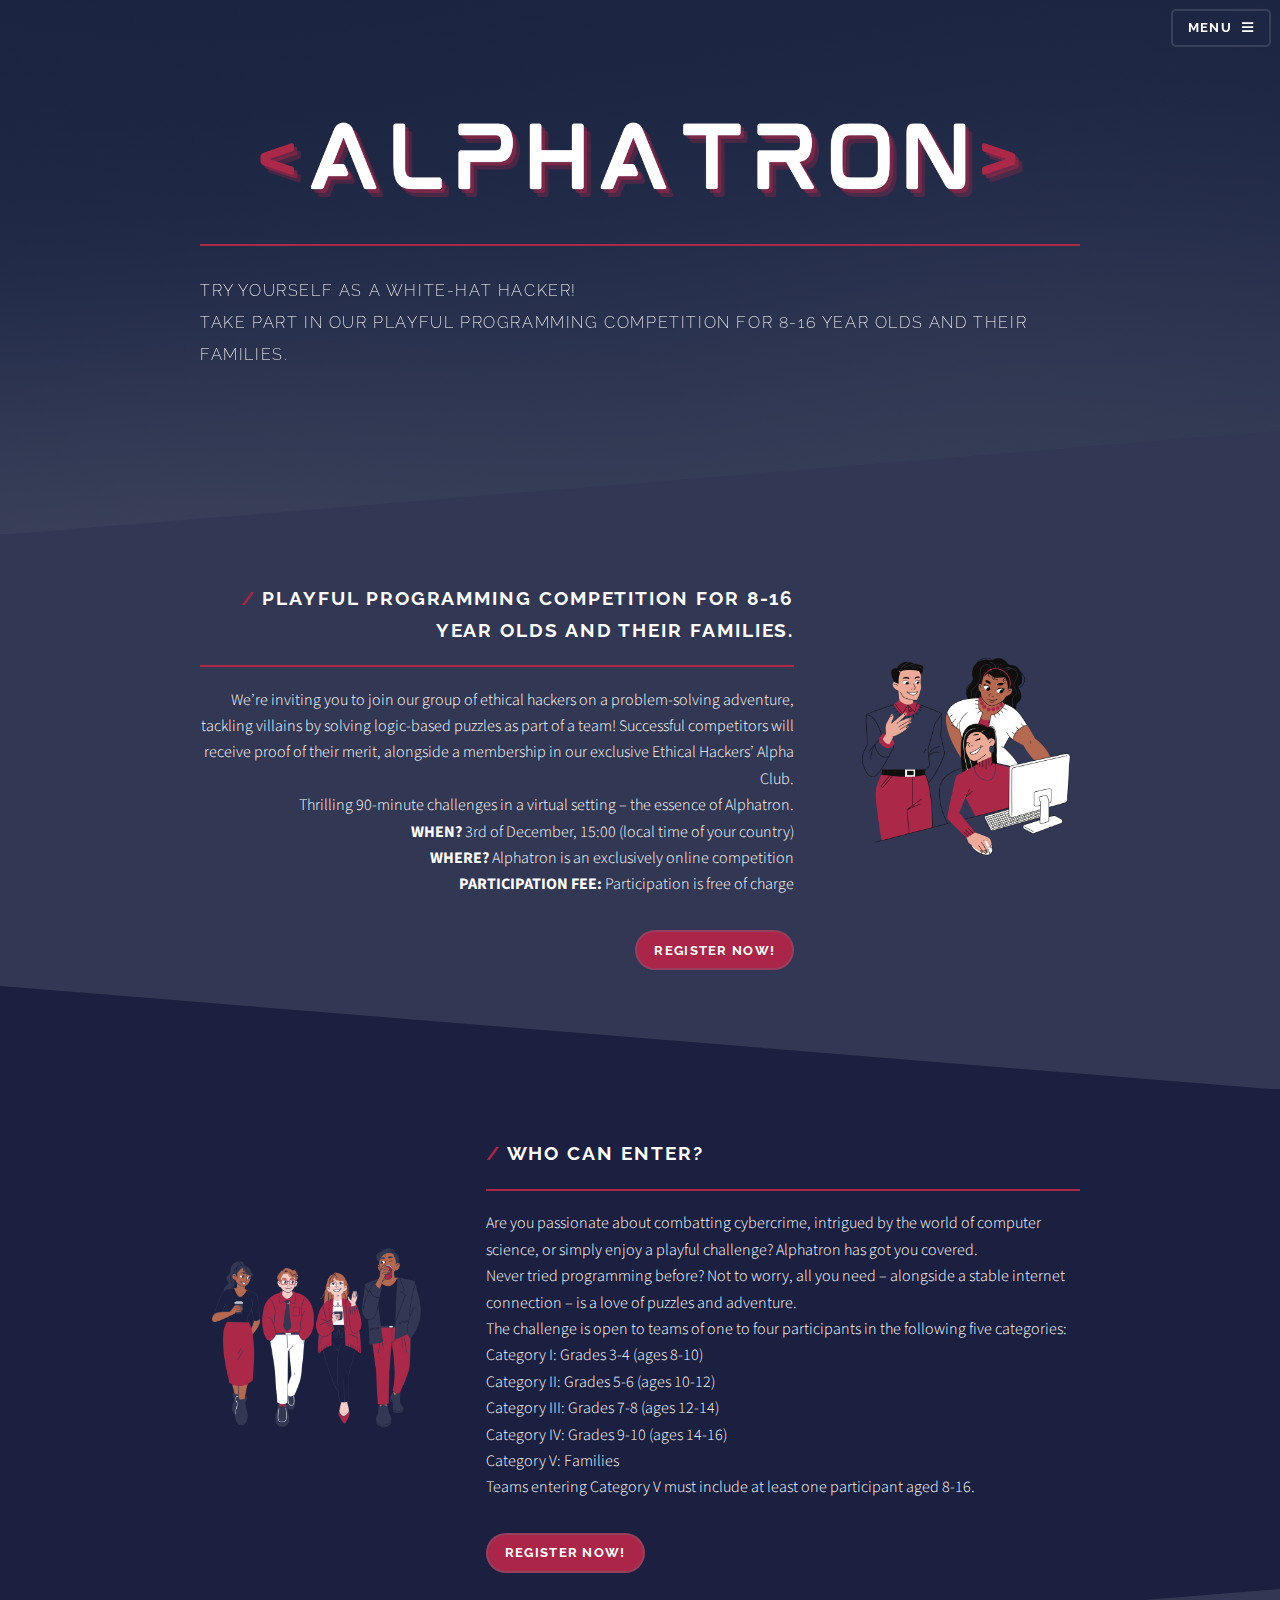
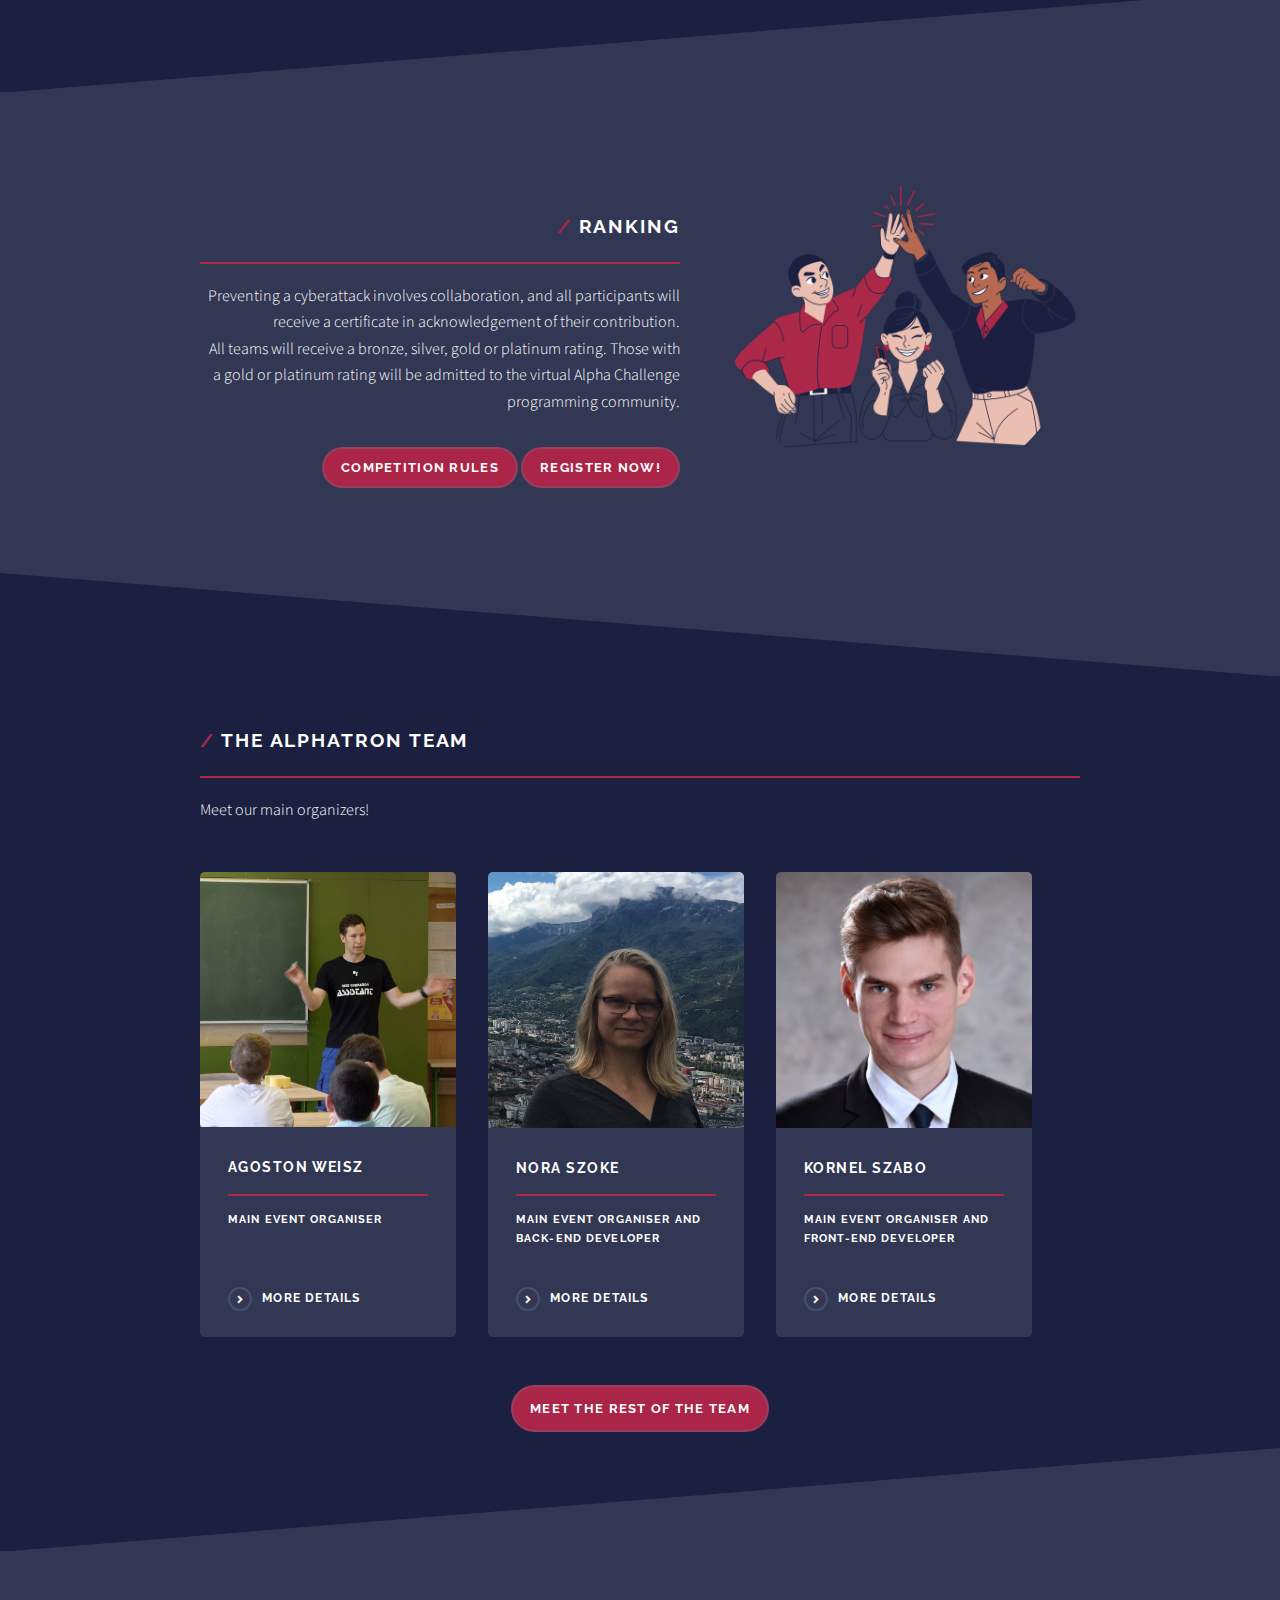
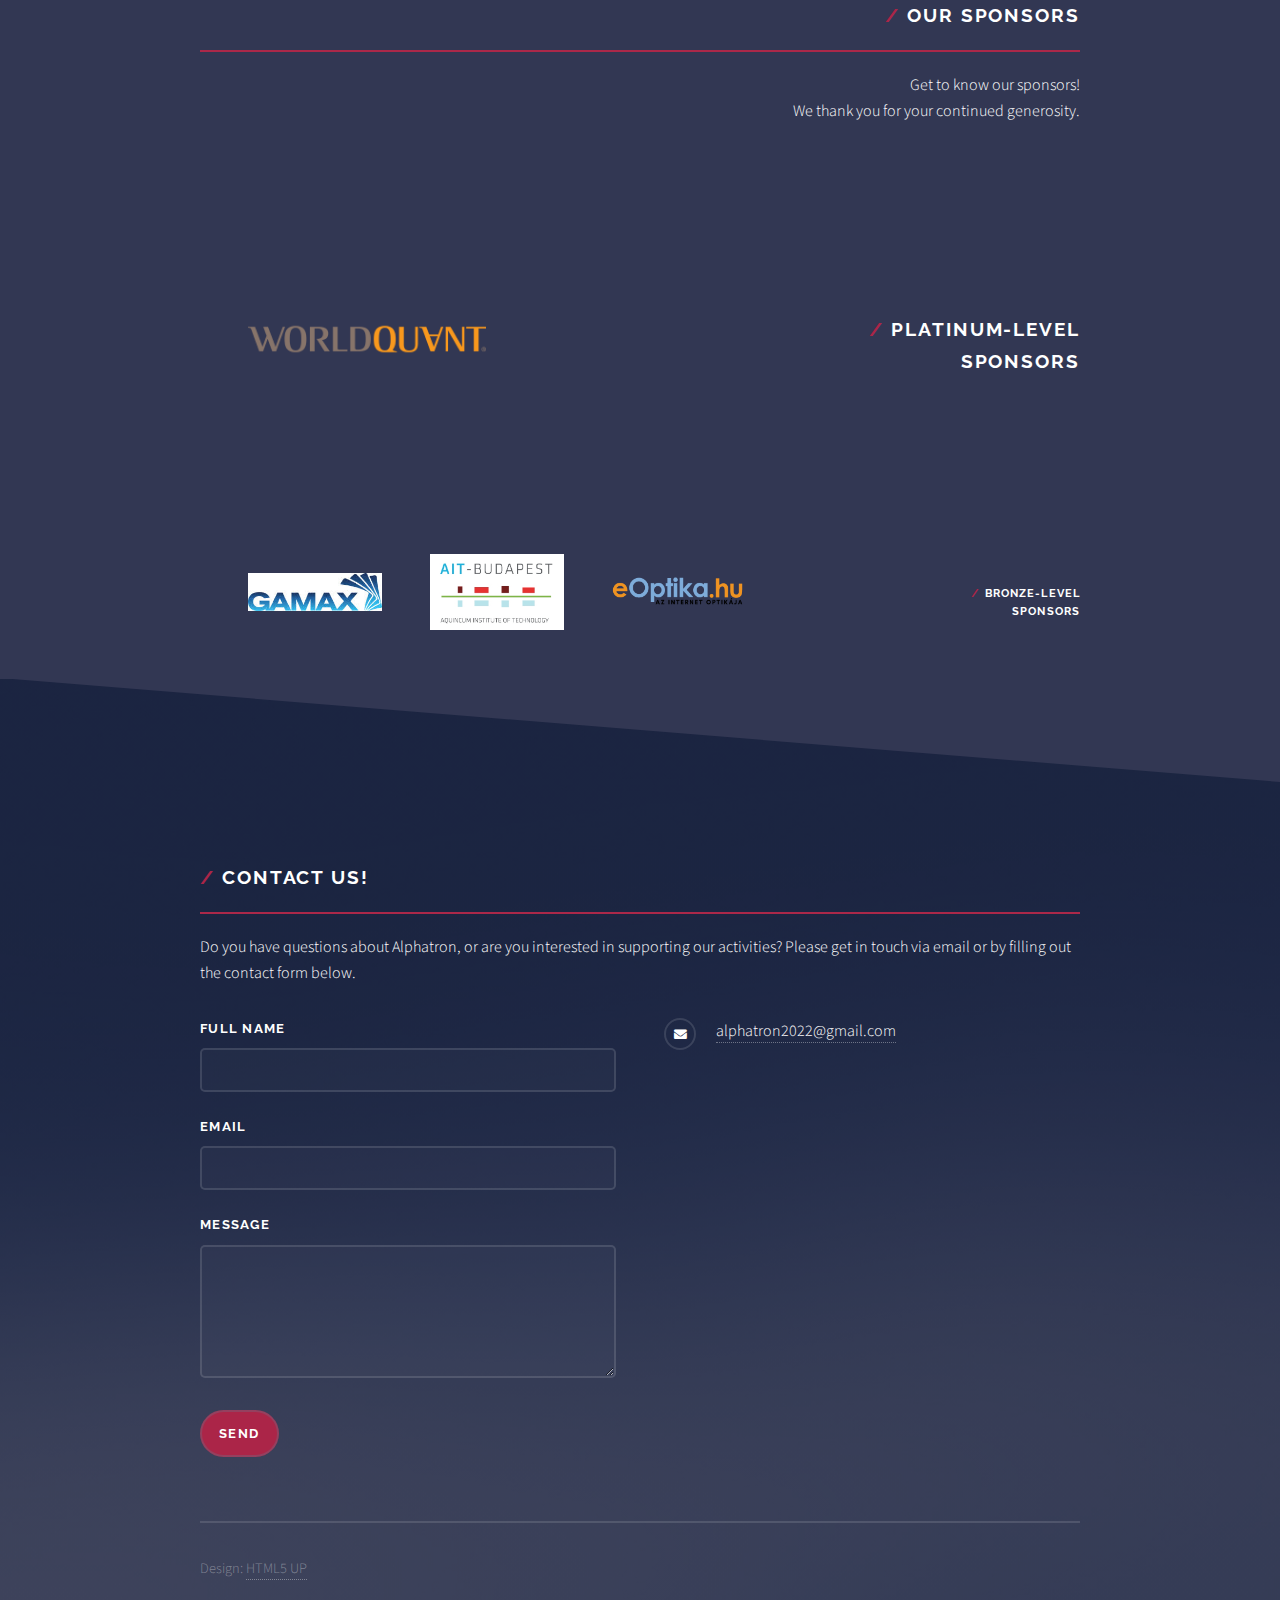
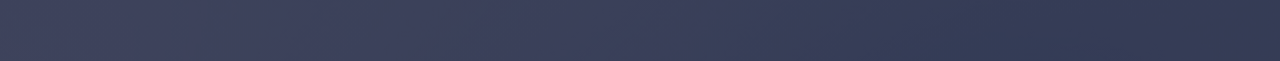
<file: sg.html>
<!DOCTYPE html>
<!--
	Solid State by HTML5 UP
	html5up.net | @ajlkn
	Free for personal and commercial use under the CCA 3.0 license (html5up.net/license)
-->
<html lang="en">
  <head>
    <title>Alphatron</title>
    <link href="/images/favicon.ico" rel="icon" type="images/x-icon" />
    <meta charset="utf-8" />
    <meta
      content="Alphatron computer science competition for students aged between 8 and 16"
      name="title"
    />
    <meta
      content="Alphatron is a computer science competition for those students in primary or secondary education, that aren't afraid of challenges and like fun puzzles and problems. Taking part is free and the contestants can win valuable prizes."
      name="description"
    />
    <meta
      content="programming, computer science, computer, science, competition, contest, prize, win, problem, puzzle, thinking, challenge, challenging, smart, student, pupil, child, children, school, fun, primary school, secondary school, studies, free, interesting, fascinating"
      name="keywords"
    />
    <meta content="Alphatron" name="author" />
    <meta
      content="width=device-width, initial-scale=1, user-scalable=no"
      name="viewport"
    />
    <link href="assets/css/main.css" rel="stylesheet" />
    <link href="https://alphatron.io/" rel="canonical" />
    <script src="./assets/js/toggle.js"></script>
    <script src="./assets/js/validateForm.js"></script>
    <script src="./assets/js/initForm.js"></script>
    <script
      crossorigin="anonymous"
      integrity="sha256-WpOohJOqMqqyKL9FccASB9O0KwACQJpFTUBLTYOVvVU="
      src="https://code.jquery.com/jquery-3.4.1.js"
    ></script>
    <script>
      function SubForm() {
        let btn = document.getElementById("form1-button");
        btn.setAttribute("value", "Sending message");

        $.ajax({
          url: "https://api.apispreadsheets.com/data/XEVQj1gUX7Dp9Riu/",
          type: "post",
          data: $("#form1").serializeArray(),
          success: function () {
            btn.setAttribute("value", "Send");
            alert("Successfully sent!");
          },
          error: function () {
            btn.setAttribute("value", "Send");
            alert(
              "An error has occured while processing the message. Please try again."
            );
          },
        });
      }
    </script>
    <!-- Global site tag (gtag.js) - Google Analytics -->
    <script
      async
      src="https://www.googletagmanager.com/gtag/js?id=G-3HNB4YBCS3"
    ></script>
    <script>
      window.dataLayer = window.dataLayer || [];

      function gtag() {
        dataLayer.push(arguments);
      }

      gtag("js", new Date());

      gtag("config", "G-3HNB4YBCS3");
    </script>
    <script>
      function redirect(url) {
        window.open(url, "_blank");
      }
    </script>
    <noscript>
      <link href="assets/css/noscript.css" rel="stylesheet" />
    </noscript>
  </head>
  <body class="is-preload">
    <!-- Page Wrapper -->
    <div id="page-wrapper">
      <!-- Header -->
      <header class="alt" id="header">
        <h1>
          <a href="index.html"
            ><font style="color: #ab2548">/ </font>Alphatron competition</a
          >
        </h1>
        <nav>
          <a href="#menu">Menu</a>
        </nav>
        <!-- TODO: Change this -->
        <script>
          function applyNow() {
            window.open("https://contest.alphatron.io/registration", "_blank");
          }
        </script>
        <script>
          function competitionRules() {
            window.open(
              "https://contest.alphatron.io/competition-rules",
              "_blank"
            );
          }
        </script>
      </header>

      <!-- Menu -->
      <nav id="menu">
        <div class="inner">
          <h2>Menu</h2>
          <ul class="links">
            <li><a href="index.html">Home</a></li>
            <li><a href="#contest">About</a></li>
            <li>
              <a href="https://contest.alphatron.io/competition-rules">Rules</a>
            </li>
            <li><a href="team.html">Organisers</a></li>
            <li><a href="#contact">Contact</a></li>
          </ul>
          <a class="close" href="#">Close</a>
        </div>
      </nav>

      <!-- Banner -->
      <section id="banner">
        <div class="inner">
          <h2>
            <img alt="" class="center" src="images/logo.png" width="100%" />
          </h2>
          <p>
            Try yourself as a white-hat hacker!<br />Take part in our playful
            programming competition for 8-16 year olds and their families.
          </p>
          <!-- <div class="align-center">
                <button onclick="applyNow()">Jelentkezz most!</button>
            </div> -->
        </div>
      </section>

      <!-- Wrapper -->
      <section id="wrapper">
        <!-- One -->
        <section class="wrapper spotlight style1" id="contest">
          <div class="inner">
            <img alt="" class="image" src="images/intro0.png" />
            <div class="content">
              <h2 class="major">
                <font style="color: #ab2548">/ </font>playful programming
                competition for 8-16 year olds and their families.
              </h2>
              <!--                     <font style="color:#ab2548;">< </font> A  <font style="color:#ab2548;">/ </font> versenyről <font style="color:#ab2548;">> </font> </h2> -->
              <p>
                We’re inviting you to join our group of ethical hackers on a
                problem-solving adventure, tackling villains by solving
                logic-based puzzles as part of a team! Successful competitors
                will receive proof of their merit, alongside a membership in our
                exclusive Ethical Hackers’ Alpha Club. <br />
                Thrilling 90-minute challenges in a virtual setting – the
                essence of Alphatron.<br />
                <span style="font-weight: bold">WHEN?</span> 3rd of December,
                15:00 (local time of your country) <br />
                <span style="font-weight: bold">WHERE?</span> Alphatron is an
                exclusively online competition<br />
                <span style="font-weight: bold">PARTICIPATION FEE:</span>
                Participation is free of charge
              </p>
              <div class="align-right">
                <button onclick="applyNow()">Register now!</button>
              </div>
            </div>
          </div>
        </section>

        <!-- Two -->
        <section class="wrapper alt spotlight style2" id="two">
          <div class="inner">
            <img alt="" class="image" src="images/kinekszol0.png" />
            <div class="content">
              <h2 class="major">
                <font style="color: #ab2548">/ </font>Who can enter?
              </h2>
              <p>
                Are you passionate about combatting cybercrime, intrigued by the
                world of computer science, or simply enjoy a playful challenge?
                Alphatron has got you covered.<br />
                Never tried programming before? Not to worry, all you need –
                alongside a stable internet connection – is a love of puzzles
                and adventure.<br />
                The challenge is open to teams of one to four participants in
                the following five categories:<br />
                Category I: Grades 3-4 (ages 8-10)<br />
                Category II: Grades 5-6 (ages 10-12)<br />
                Category III: Grades 7-8 (ages 12-14)<br />
                Category IV: Grades 9-10 (ages 14-16)<br />
                Category V: Families<br />
                Teams entering Category V must include at least one participant
                aged 8-16.
              </p>
              <div class="align-left">
                <button onclick="applyNow()">Register now!</button>
              </div>
            </div>
          </div>
        </section>

        <!-- Three -->
        <section class="wrapper spotlight style3" id="three">
          <div class="inner">
            <section class="features">
              <img alt="" class="image" src="images/ajandek0.png" />
            </section>
            <div class="content">
              <h2 class="major">
                <font style="color: #ab2548">/ </font>Ranking
              </h2>
              <p>
                Preventing a cyberattack involves collaboration, and all
                participants will receive a certificate in acknowledgement of
                their contribution. <br />
                All teams will receive a bronze, silver, gold or platinum
                rating. Those with a gold or platinum rating will be admitted to
                the virtual Alpha Challenge programming community.
              </p>
              <div class="align-right">
                <button onclick="competitionRules()">Competition rules</button>
                <button onclick="applyNow()">Register now!</button>
              </div>
            </div>
          </div>
        </section>

        <!-- Four -->
        <section class="wrapper alt style1" id="four">
          <div class="inner">
            <h2 class="major">
              <font style="color: #ab2548">/ </font>The Alphatron Team
            </h2>
            <p>Meet our main organizers!</p>
            <section class="features">
              <article>
                <img alt="" class="image" src="images/team/WeiszAgoston.jpg" />
                <h3 class="major">Agoston Weisz</h3>
                <h4>Main Event Organiser<br />‎</h4>
                <p class="dropdown-text" id="Weisz-Agoston">
                  I am Weisz Agoston, a Senior Software Engineer at Google in
                  Zurich.<br />
                  I have spent my high-school years at the Fazekas Mihály
                  Primary and Secondary Grammar School of Budapest, in a
                  mathematics-focused class, from where I have gone to ELTE for
                  a research MSc in mathematics. Középiskolás tanulmányaimat a
                  Budapesti Fazekas Mihály Gyakorló Általános Iskola és I have
                  won a bronze medal at the International Olympiad in
                  Informatics, got first place at the Sapientia international
                  informatics olympiad, and got third place twice on the
                  KPI-open international team contest. Since 2013, I have
                  received an award from the prime minister every year for my
                  successful teaching - I have had at least one student on the
                  international olympiads every year.<br />
                  I am dedicated to providing the best possible education to as
                  many people as I can.<br />
                  In my free time, I cycle, ski and play football in the Google
                  Zurich football team.
                </p>
                <button
                  class="special"
                  onclick="toggle('Weisz-Agoston', this);"
                >
                  More details
                </button>
              </article>
              <article>
                <img alt="" class="image" src="images/team/SzokeNora.jpg" />
                <h3 class="major">Nora Szoke</h3>
                <h4>Main Event Organiser and Back-End Developer</h4>
                <p class="dropdown-text" id="Szoke-Nora">
                  I am Nora Szoke, mathematician and web developer. Mathematics
                  has been my passion ever since my childhood, I have
                  succesfully participated in a lot of contests as a high
                  schooler. I had obtained my Érettségi at the special
                  mathematics class of the Fazekas Mihály Primary and Secondary
                  Grammar School of Budapest, after which I continued my studies
                  as a mathematician at ELTE, with a PhD at abstract algebra on
                  the Polytechnique Fédérale de Lausanne university in École,
                  Switzerland. After a couple of years, I have abandoned
                  research to pursue a career in web development in France.<br /><br />
                  Besides mathematics, I have always been very interested in
                  teaching and nurturing talent. I have taken part in organizing
                  the Medve Outdoors Mathematics Competition in Hungary every
                  year since 2008. As one of the founding members of the A
                  Matematika Összeköt Egyesület in Hungary, I have been teaching
                  interested students mathematics for more than a decade.<br /><br />
                  As a hobby, I read a lot about biology and psychology, and do
                  a lot of exercise: my favourite sports are hiking, wakeboard,
                  wall climbing and pole sports.
                </p>
                <button class="special" onclick="toggle('Szoke-Nora', this);">
                  More details
                </button>
              </article>
              <article>
                <img alt="" class="image" src="images/team/SzaboKornel.jpg" />
                <h3 class="major">Kornel Szabo</h3>
                <h4>Main Event Organiser and Front-End Developer</h4>

                <p class="dropdown-text" id="Szabo-Kornel">
                  I'm Kornel Szabo, a computer science student at the University
                  of Cambridge.<br /><br />
                  I have spent my high school years at the special mathematics
                  class of the Fazekas Mihály Primary and Secondary Grammar
                  School. I have already done a lot of mathematics and
                  competitive programming in these years, which has allowed me
                  to get bronze medals at the International Olympiad in
                  Informatics, the International Mathematical Olympiad, the
                  Central-European Olympiad in Informatics and a silver medal at
                  the Middle-European Olympiad in Mathematics.
                  <br /><br />
                  I was also successful in Hungarian competitions, I came second
                  in the Hungarian Olympiad in Informatics, and 10th on the
                  Hungarian Olympiad in Mathematics. In my final year at high
                  school, I started teaching in Alphacademy, where we teach
                  programming for hundreds of students. I have already had some
                  experience by that point, as I had already helped with
                  organising Pósa-camps as a high schooler.
                  <br />
                  My hobbies include running, cycling, hiking, wall climbing and
                  reading about economics, philosophy and history.
                </p>
                <button class="special" onclick="toggle('Szabo-Kornel', this);">
                  More details
                </button>
              </article>
            </section>
            <div class="align-center">
              <a class="button" href="team.html">Meet the rest of the team</a>
            </div>
          </div>
        </section>

        <section class="wrapper spotlight style1" id="five">
          <div class="inner">
            <div class="content">
              <h2 class="major">
                <font style="color: #ab2548">/ </font>Our Sponsors
              </h2>
              <p>
                Get to know our sponsors!<br />
                We thank you for your continued generosity.
              </p>
            </div>
          </div>
          <div class="inner">
            <div class="content">
              <h2>
                <font style="color: #ab2548">/ </font
                >Platinum-level<br />sponsors
              </h2>
            </div>
            <img
              alt=""
              class="image noborder"
              onclick="redirect('https://www.weareworldquant.com/en/home')"
              src="images/logos/worldquant_logo.png"
            />
          </div>
          <!--
            <div class="inner">
                <div class="content">
                    <h2><font style="color:#ab2548;">/ </font>Aranyfokozatú<br>támogatóink</h2>
                </div>

            </div>
            <div class="inner">
                <div class="content">
                    <h3><font style="color:#ab2548;">/ </font>Ezüstfokozatú<br>támogatóink</h3>
                </div>
            </div>
            !-->
          <div class="inner">
            <div class="content">
              <h4>
                <font style="color: #ab2548">/ </font>Bronze-level<br />sponsors
              </h4>
            </div>
            <img
              alt=""
              class="image noborder"
              onclick="redirect('https://eoptika.hu/')"
              src="images/logos/eOptika_logo.png"
            />
            <img
              alt=""
              class="image noborder"
              src="images/logos/AITBP_logo.jpg"
            />
            <img
              alt=""
              class="image noborder"
              onclick="redirect('https://www.gamax.hu/')"
              src="images/logos/gamax_logo.jpg"
            />
          </div>
        </section>

        <!-- Footer -->
        <section id="footer">
          <div class="inner">
            <h2 class="major" id="contact">
              <font style="color: #ab2548">/ </font>Contact us!
            </h2>
            <p>
              Do you have questions about Alphatron, or are you interested in
              supporting our activities? Please get in touch via email or by
              filling out the contact form below.
            </p>

            <form id="form1">
              <div class="fields">
                <div class="field">
                  <label for="form1-name">Full name</label>
                  <input id="form1-name" name="name" type="text" />
                </div>
                <div class="field">
                  <label for="form1-email">Email</label>
                  <input id="form1-email" name="email" type="email" />
                </div>
                <div class="field">
                  <label for="form1-message">Message</label>
                  <textarea
                    id="form1-message"
                    name="message"
                    rows="4"
                  ></textarea>
                </div>
              </div>
              <ul class="actions">
                <li>
                  <input
                    id="form1-button"
                    onclick="if(verifyForm('form1')){SubForm();}"
                    type="button"
                    value="Send"
                  />
                </li>
              </ul>
            </form>
            <script>
              initForm("form1");
            </script>

            <ul class="contact">
              <li class="icon solid fa-envelope">
                <a href="#">alphatron2022@gmail.com</a>
              </li>
            </ul>
            <ul class="copyright">
              <li>Design: <a href="http://html5up.net">HTML5 UP</a></li>
            </ul>
          </div>
        </section>
      </section>
    </div>

    <!-- Scripts -->
    <script src="assets/js/jquery.min.js"></script>
    <script src="assets/js/jquery.scrollex.min.js"></script>
    <script src="assets/js/browser.min.js"></script>
    <script src="assets/js/breakpoints.min.js"></script>
    <script src="assets/js/util.js"></script>
    <script src="assets/js/main.js"></script>
  </body>
</html>
</file>
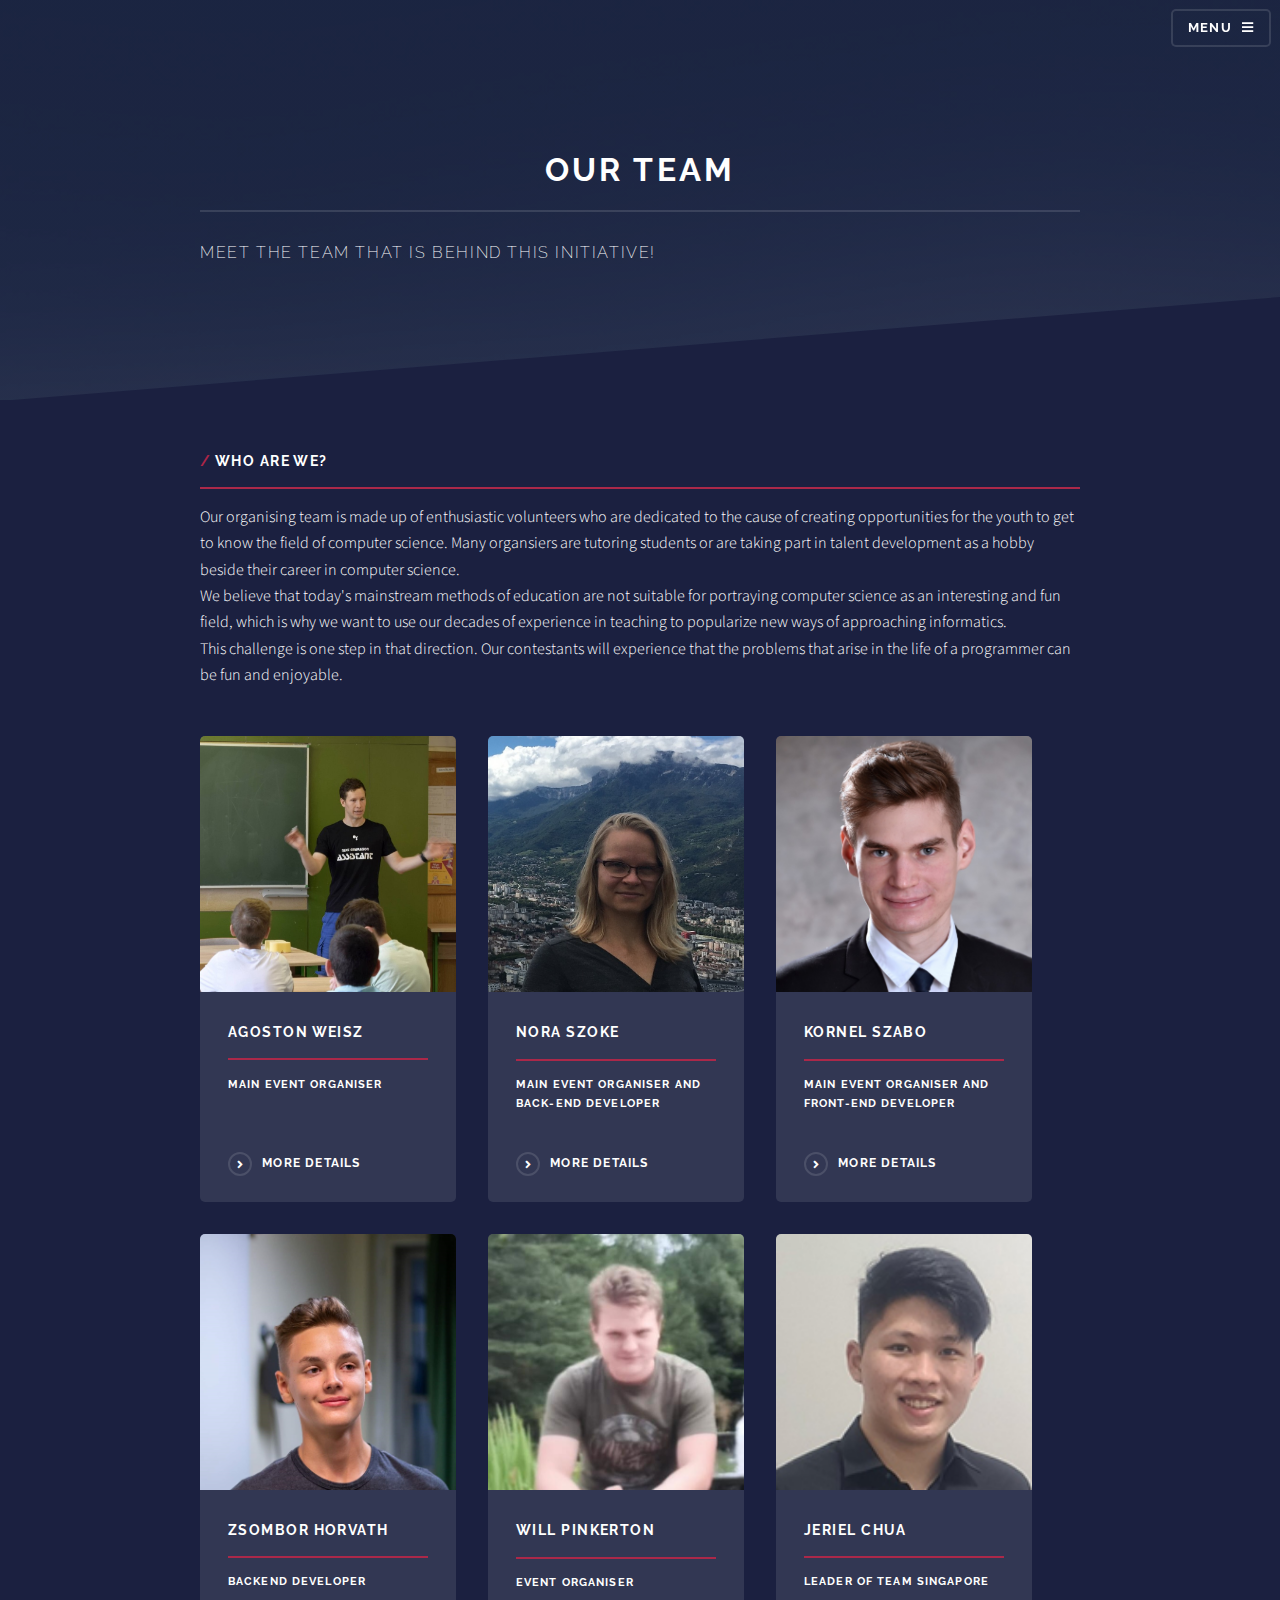
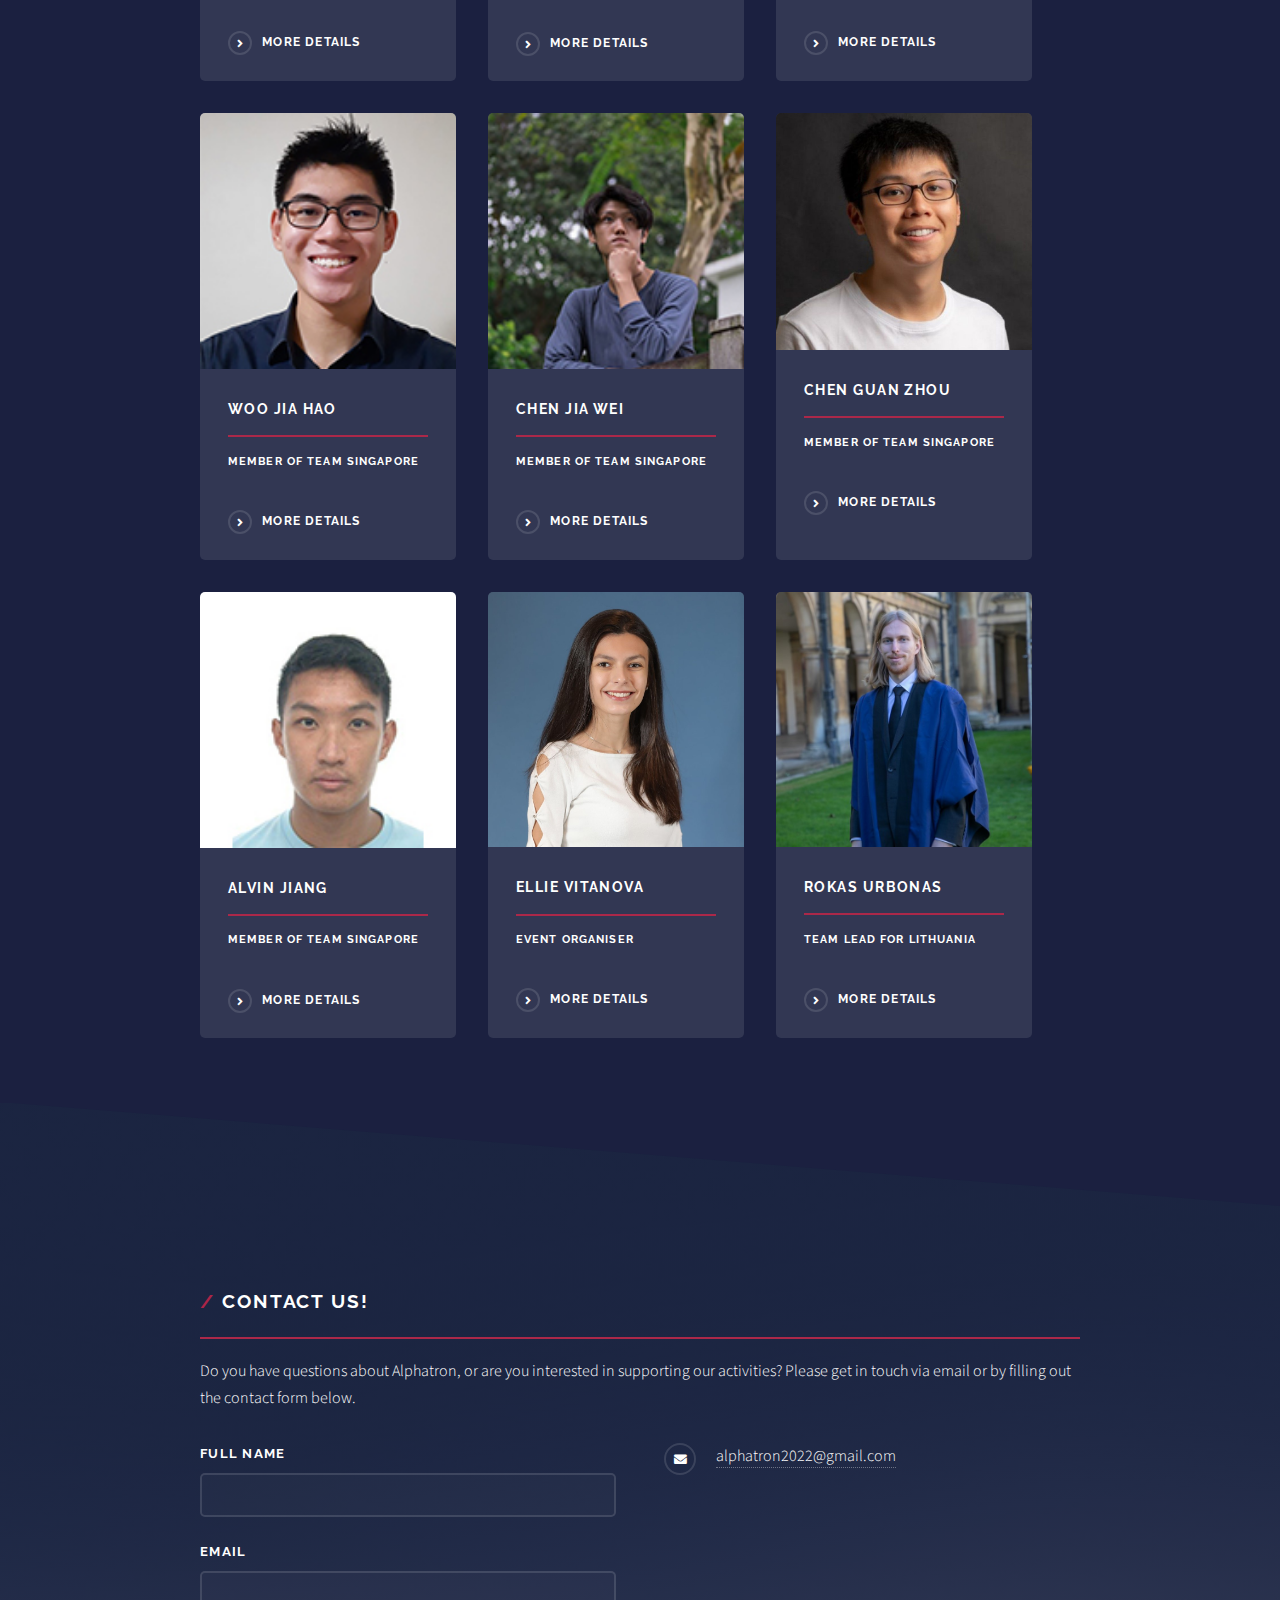
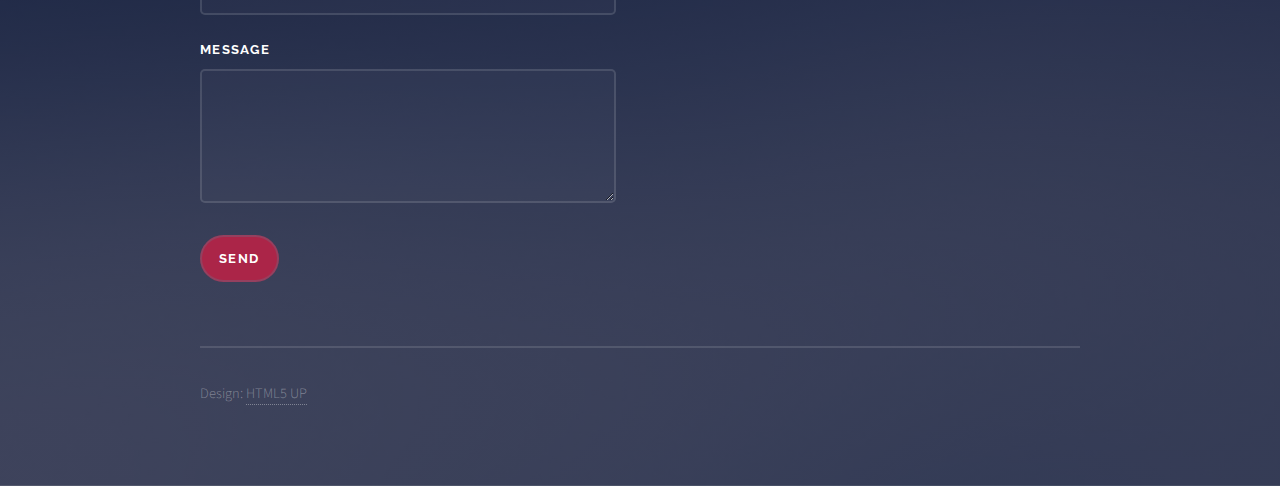
<file: team.html>
<!DOCTYPE html>
<!--
	Solid State by HTML5 UP
	html5up.net | @ajlkn
	Free for personal and commercial use under the CCA 3.0 license (html5up.net/license)
-->
<html lang="en">
  <head>
    <title>Our team</title>
    <link href="/images/favicon.ico" rel="icon" type="images/x-icon" />
    <meta charset="utf-8" />
    <meta
      content="Alphatron computer science competition for students aged between 8 and 16"
      name="title"
    />
    <meta
      content="Alphatron is a computer science competition for those students in primary or secondary education, that aren't afraid of challenges and like fun puzzles and problems. Taking part is free and the contestants can win valuable prizes."
      name="description"
    />
    <meta
      content="programming, computer science, computer, science, competition, contest, prize, win, problem, puzzle, thinking, challenge, challenging, smart, student, pupil, child, children, school, fun, primary school, secondary school, studies, free, interesting, fascinating"
      name="keywords"
    />
    <meta content="Alphatron" name="author" />
    <meta
      content="width=device-width, initial-scale=1, user-scalable=no"
      name="viewport"
    />
    <link href="assets/css/main.css" rel="stylesheet" />
    <link href="https://alphatron.io/" rel="canonical" />
    <script src="./assets/js/toggle.js"></script>
    <script src="./assets/js/validateForm.js"></script>
    <script src="./assets/js/initForm.js"></script>
    <script
      crossorigin="anonymous"
      integrity="sha256-WpOohJOqMqqyKL9FccASB9O0KwACQJpFTUBLTYOVvVU="
      src="https://code.jquery.com/jquery-3.4.1.js"
    ></script>
    <script>
      function SubForm() {
        let btn = document.getElementById("form1-button");
        btn.setAttribute("value", "Sending message");

        $.ajax({
          url: "https://api.apispreadsheets.com/data/XEVQj1gUX7Dp9Riu/",
          type: "post",
          data: $("#form1").serializeArray(),
          success: function () {
            btn.setAttribute("value", "Send");
            alert("Successfully sent!");
          },
          error: function () {
            btn.setAttribute("value", "Send");
            alert(
              "An error has occured while processing the message. Please try again."
            );
          },
        });
      }
    </script>
    <!-- Global site tag (gtag.js) - Google Analytics -->
    <script
      async
      src="https://www.googletagmanager.com/gtag/js?id=G-3HNB4YBCS3"
    ></script>
    <script>
      window.dataLayer = window.dataLayer || [];

      function gtag() {
        dataLayer.push(arguments);
      }

      gtag("js", new Date());

      gtag("config", "G-3HNB4YBCS3");
    </script>
    <script>
      function redirect(url) {
        window.open(url, "_blank");
      }
    </script>
    <noscript>
      <link href="assets/css/noscript.css" rel="stylesheet" />
    </noscript>
  </head>

  <body class="is-preload">
    <!-- Page Wrapper -->
    <div id="page-wrapper">
      <!-- Header -->
      <header class="alt" id="header">
        <h1>
          <a href="index.html">
            <font style="color: #ab2548">/ </font>Our team
          </a>
        </h1>
        <nav>
          <a href="#menu">Menu</a>
        </nav>
        <!-- TODO: Change this -->
        <script>
          function applyNow() {
            window.open("https://contest.alphatron.io/registration", "_blank");
          }
        </script>
        <script>
          function competitionRules() {
            window.open(
              "https://contest.alphatron.io/competition-rules",
              "_blank"
            );
          }
        </script>
      </header>

      <!-- Menu -->
      <nav id="menu">
        <div class="inner">
          <h2>Menu</h2>
          <ul class="links">
            <li><a href="index.html">Home</a></li>
            <li><a href="#contest">About</a></li>
            <li>
              <a href="https://contest.alphatron.io/competition-rules">Rules</a>
            </li>
            <li><a href="team.html">Organisers</a></li>
            <li><a href="#contact">Contact</a></li>
          </ul>
          <a class="close" href="#">Close</a>
        </div>
      </nav>
      <!-- Wrapper -->
      <section id="wrapper">
        <header>
          <div class="inner">
            <center>
              <!-- <h2><font style="color:#ab2548;">< </font> A  <font style="color:#ab2548;">/ </font> csapatunk <font style="color:#ab2548;">> </font></h2> -->
              <h2>Our team</h2>
            </center>
            <p>Meet the team that is behind this initiative!</p>
          </div>
        </header>

        <!-- Content -->
        <div class="wrapper">
          <div class="inner">
            <h3 class="major">
              <font style="color: #ab2548">/ </font>Who are we?
            </h3>
            <p>
              Our organising team is made up of enthusiastic volunteers who are
              dedicated to the cause of creating opportunities for the youth to
              get to know the field of computer science. Many organsiers are
              tutoring students or are taking part in talent development as a
              hobby beside their career in computer science.<br />
              We believe that today's mainstream methods of education are not
              suitable for portraying computer science as an interesting and fun
              field, which is why we want to use our decades of experience in
              teaching to popularize new ways of approaching informatics.<br />
              This challenge is one step in that direction. Our contestants will
              experience that the problems that arise in the life of a
              programmer can be fun and enjoyable.
            </p>
            <p></p>

            <section class="features">
              <article>
                <img alt="" class="image" src="images/team/WeiszAgoston.jpg" />
                <h3 class="major">Agoston Weisz</h3>
                <h4>Main Event Organiser<br />‎</h4>
                <p class="dropdown-text" id="Weisz-Agoston">
                  I am Weisz Agoston, a Senior Software Engineer at Google in
                  Zurich.<br />
                  I have spent my high-school years at the Fazekas Mihály
                  Primary and Secondary Grammar School of Budapest, in a
                  mathematics-focused class, from where I have gone to ELTE for
                  a research MSc in mathematics. Középiskolás tanulmányaimat a
                  Budapesti Fazekas Mihály Gyakorló Általános Iskola és I have
                  won a bronze medal at the International Olympiad in
                  Informatics, got first place at the Sapientia international
                  informatics olympiad, and got third place twice on the
                  KPI-open international team contest. Since 2013, I have
                  received an award from the prime minister every year for my
                  successful teaching - I have had at least one student on the
                  international olympiads every year.<br />
                  I am dedicated to providing the best possible education to as
                  many people as I can.<br />
                  In my free time, I cycle, ski and play football in the Google
                  Zurich football team.
                </p>
                <button
                  class="special"
                  onclick="toggle('Weisz-Agoston', this);"
                >
                  More details
                </button>
              </article>
              <article>
                <img alt="" class="image" src="images/team/SzokeNora.jpg" />
                <h3 class="major">Nora Szoke</h3>
                <h4>Main Event Organiser and Back-End Developer</h4>
                <p class="dropdown-text" id="Szoke-Nora">
                  I am Nora Szoke, mathematician and web developer. Mathematics
                  has been my passion ever since my childhood, I have
                  succesfully participated in a lot of contests as a high
                  schooler. I had obtained my Érettségi at the special
                  mathematics class of the Fazekas Mihály Primary and Secondary
                  Grammar School of Budapest, after which I continued my studies
                  as a mathematician at ELTE, with a PhD at abstract algebra on
                  the Polytechnique Fédérale de Lausanne university in École,
                  Switzerland. After a couple of years, I have abandoned
                  research to pursue a career in web development in France.<br /><br />
                  Besides mathematics, I have always been very interested in
                  teaching and nurturing talent. I have taken part in organizing
                  the Medve Outdoors Mathematics Competition in Hungary every
                  year since 2008. As one of the founding members of the A
                  Matematika Összeköt Egyesület in Hungary, I have been teaching
                  interested students mathematics for more than a decade.<br /><br />
                  As a hobby, I read a lot about biology and psychology, and do
                  a lot of exercise: my favourite sports are hiking, wakeboard,
                  wall climbing and pole sports.
                </p>
                <button class="special" onclick="toggle('Szoke-Nora', this);">
                  More details
                </button>
              </article>
              <article>
                <img alt="" class="image" src="images/team/SzaboKornel.jpg" />
                <h3 class="major">Kornel Szabo</h3>
                <h4>Main Event Organiser and Front-End Developer</h4>

                <p class="dropdown-text" id="Szabo-Kornel">
                  I'm Kornel Szabo, a computer science student at the University
                  of Cambridge.<br /><br />
                  I have spent my high school years at the special mathematics
                  class of the Fazekas Mihály Primary and Secondary Grammar
                  School. I have already done a lot of mathematics and
                  competitive programming in these years, which has allowed me
                  to get bronze medals at the International Olympiad in
                  Informatics, the International Mathematical Olympiad, the
                  Central-European Olympiad in Informatics and a silver medal at
                  the Middle-European Olympiad in Mathematics.
                  <br /><br />
                  I was also successful in Hungarian competitions, I came second
                  in the Hungarian Olympiad in Informatics, and 10th on the
                  Hungarian Olympiad in Mathematics. In my final year at high
                  school, I started teaching in Alphacademy, where we teach
                  programming for hundreds of students. I have already had some
                  experience by that point, as I had already helped with
                  organising Pósa-camps as a high schooler.
                  <br />
                  My hobbies include running, cycling, hiking, wall climbing and
                  reading about economics, philosophy and history.
                </p>
                <button class="special" onclick="toggle('Szabo-Kornel', this);">
                  More details
                </button>
              </article>
              <article>
                <img
                  alt=""
                  class="image"
                  src="images/team/HorvathZsombor.jpg"
                />
                <h3 class="major">Zsombor Horvath</h3>
                <h4>Backend Developer</h4>

                <p class="dropdown-text" id="Zsombor-Horvath">
                  My name is Zsombor Horvath, I am a web developer and a junior
                  student at Fazekas High School in Budapest.
                  <br />
                  Besides my school studies, I have been learning to code for a
                  long time in a self-taught way. I work for an ed-tech company
                  called Redmenta as a software engineer. Furthermore, I teach
                  C++ programming language and algorithms to students in
                  Alphacademy. Thanks to my American connections, I managed to
                  spend a semester in the United States, where besides
                  establishing new connections, I could improve my language
                  skills as well. With the help of my friend, we won 3rd prize
                  in the Hungarian Innovation Competition with our study about
                  decentralized logistics systems.
                  <br />
                  I am also an active participant in various hackathons, which
                  are usually held offline. My other hobbies include studying
                  artificial intelligence, reading, and going to the gym.
                </p>
                <button
                  class="special"
                  onclick="toggle('Zsombor-Horvath', this);"
                >
                  More details
                </button>
              </article>

              <article>
                <img alt="" class="image" src="images/team/WillPinkerton.jpg" />
                <h3 class="major">Will Pinkerton</h3>
                <h4>Event Organiser</h4>

                <p class="dropdown-text" id="Will-Pinkerton">
                  Hello! I'm Will, a computer science student at the University
                  of Cambridge. In the past I have performed in a few
                  hackathons, and attended various cybersecurity bootcamps. I
                  enjoy the problem-solving nature of computer science, and the
                  intricacies that come along with scaling solutions. My hobbies
                  include boxing, reading, and coding.
                </p>
                <button
                  class="special"
                  onclick="toggle('Will-Pinkerton', this);"
                >
                  More details
                </button>
              </article>

              <article>
                <img alt="" class="image" src="images/team/JerielChua.jpg" />
                <h3 class="major">Jeriel Chua</h3>
                <h4>Leader of Team Singapore</h4>

                <p class="dropdown-text" id="Jeriel-Chua">
                  Hi! I’m Jeriel, a linguistics undergraduate student at the
                  University of Cambridge. I enjoy thinking about the structure
                  and organisation of English and other languages. To me, there
                  are many parallels in the ways linguists go about thinking
                  about the syntax (grammar) of natural languages and the ways
                  programmers issue computers instructions through the medium of
                  code — which is in many ways a language of its own. My
                  pastimes include constructing linguistic diagrams, teaching,
                  keeping fit, and spending time outdoors — walking about zoos
                  and gardens.
                </p>
                <button class="special" onclick="toggle('Jeriel-Chua', this);">
                  More details
                </button>
              </article>

              <article>
                <img alt="" class="image" src="images/team/WooJiaHao.jpg" />
                <h3 class="major">Woo Jia Hao</h3>
                <h4>Member of Team Singapore</h4>

                <p class="dropdown-text" id="WooJiaHao">
                  Hello! I am Jia Hao. I started my journey in software at 15
                  and have been a part of different projects — from developing
                  gesture-based accessibility frameworks in Android to
                  conducting research in Natural Language Processing (NLP)! I
                  also talk about software and open-source on my blog and create
                  guides to help developers lay their foundations in various
                  areas like Android development and version control. In my
                  downtime, I like going for jogs, watching Marvel shows, and
                  hanging out with my friends.
                </p>
                <button class="special" onclick="toggle('WooJiaHao', this);">
                  More details
                </button>
              </article>

              <article>
                <img alt="" class="image" src="images/team/ChenJiaWei.jpg" />
                <h3 class="major">Chen Jia Wei</h3>
                <h4>Member of Team Singapore</h4>

                <p class="dropdown-text" id="ChenJiaWei">
                  Hi, I'm Jia Wei, a first year Business Analytics student
                  studying in the National University of Singapore. I'm
                  relatively new to the field of computing and I'm currently
                  exploring the different areas of computing. Currently, I
                  aspire to work in financial or marketing analytics. My hobbies
                  are astronomy, playing all sorts games and recreational sports
                  such as badminton.
                </p>
                <button class="special" onclick="toggle('ChenJiaWei', this);">
                  More details
                </button>
              </article>

              <article>
                <img alt="" class="image" src="images/team/ChenGuanZhou.jpg" />
                <h3 class="major">Chen Guan Zhou</h3>
                <h4>Member of Team Singapore</h4>

                <p class="dropdown-text" id="ChenGuanZhou">
                  I'm Guanzhou, a computer science student at the National
                  University of Singapore. My journey in computer science has
                  been exciting thus far and I look forward to exploring more
                  domains in computer science. I love problem solving and
                  algorithmic thinking and I am particularly interested in
                  software engineering and quantitative finance fields. In my
                  free time, I enjoy playing chess and racket sports such as
                  badminton and squash
                </p>
                <button class="special" onclick="toggle('ChenGuanZhou', this);">
                  More details
                </button>
              </article>

              <article>
                <img alt="" class="image" src="images/team/AlvinJiang.jpg" />
                <h3 class="major">Alvin Jiang</h3>
                <h4>Member of Team Singapore</h4>

                <p class="dropdown-text" id="AlvinJiang">
                  Hello! I’m Alvin, a Year 1 student studying Computer Science
                  at National University of Singapore. In the past, I have
                  participated in a few Math Olympiad and Physics Olympiad
                  competitions, and really enjoyed trying to solve those tough
                  problems and feeling the rush of learning new techniques and
                  concepts. In computer science, these problems are much more
                  dynamic and interesting, which is why I am excited for this
                  opportunity to bring the joy of problem solving to kids! In my
                  free time, I like playing badminton, cycling and just being
                  outdoors.
                </p>
                <button class="special" onclick="toggle('AlvinJiang', this);">
                  More details
                </button>
              </article>

              <article>
                <img alt="" class="image" src="images/team/EllieVitanova.jpg" />
                <h3 class="major">Ellie Vitanova</h3>
                <h4>Event Organiser</h4>

                <p class="dropdown-text" id="EllieVitanova">
                  Hi! I’m Ellie, and I’m a second-year Computer Science
                  undergraduate at the University of Cambridge. I have always
                  had a very logical approach to life, which is why when my
                  high-school Informatics teacher told me my brain worked like a
                  computer, I knew I wanted to pursue computer science as a
                  career. I’m thoroughly enjoying my course and am currently on
                  the fence about whether I want to go into research or
                  industry. Only time will tell! I am an avid hiker and skier,
                  so I really love a good mountain, but you won’t hear me
                  complaining at the beach either!
                </p>
                <button
                  class="special"
                  onclick="toggle('EllieVitanova', this);"
                >
                  More details
                </button>
              </article>

              <article>
                <img alt="" class="image" src="images/team/RokasUrbonas.jpg" />
                <h3 class="major">Rokas Urbonas</h3>
                <h4>Team Lead for Lithuania</h4>

                <p class="dropdown-text" id="RokasUrbonas">
                  Hello! My name is Rokas, and I am a computer science student
                  at the University of Cambridge. I have been a fan and a
                  frequent participant of mathematical and computer science
                  challenges since my early school years.
                </p>
                <button class="special" onclick="toggle('RokasUrbonas', this);">
                  More details
                </button>
              </article>
            </section>
          </div>
        </div>
      </section>

      <!-- Footer -->
      <section id="footer">
        <div class="inner">
          <h2 class="major" id="contact">
            <font style="color: #ab2548">/ </font>Contact us!
          </h2>
          <p>
            Do you have questions about Alphatron, or are you interested in
            supporting our activities? Please get in touch via email or by
            filling out the contact form below.
          </p>

          <form id="form1">
            <div class="fields">
              <div class="field">
                <label for="form1-name">Full name</label>
                <input id="form1-name" name="name" type="text" />
              </div>
              <div class="field">
                <label for="form1-email">Email</label>
                <input id="form1-email" name="email" type="email" />
              </div>
              <div class="field">
                <label for="form1-message">Message</label>
                <textarea id="form1-message" name="message" rows="4"></textarea>
              </div>
            </div>
            <ul class="actions">
              <li>
                <input
                  id="form1-button"
                  onclick="if(verifyForm('form1')){SubForm();}"
                  type="button"
                  value="Send"
                />
              </li>
            </ul>
          </form>
          <script>
            initForm("form1");
          </script>

          <ul class="contact">
            <li class="icon solid fa-envelope">
              <a href="#">alphatron2022@gmail.com</a>
            </li>
          </ul>
          <ul class="copyright">
            <li>Design: <a href="http://html5up.net">HTML5 UP</a></li>
          </ul>
        </div>
      </section>
    </div>

    <!-- Scripts -->
    <script src="assets/js/jquery.min.js"></script>
    <script src="assets/js/jquery.scrollex.min.js"></script>
    <script src="assets/js/browser.min.js"></script>
    <script src="assets/js/breakpoints.min.js"></script>
    <script src="assets/js/util.js"></script>
    <script src="assets/js/main.js"></script>
  </body>
</html>
</file>
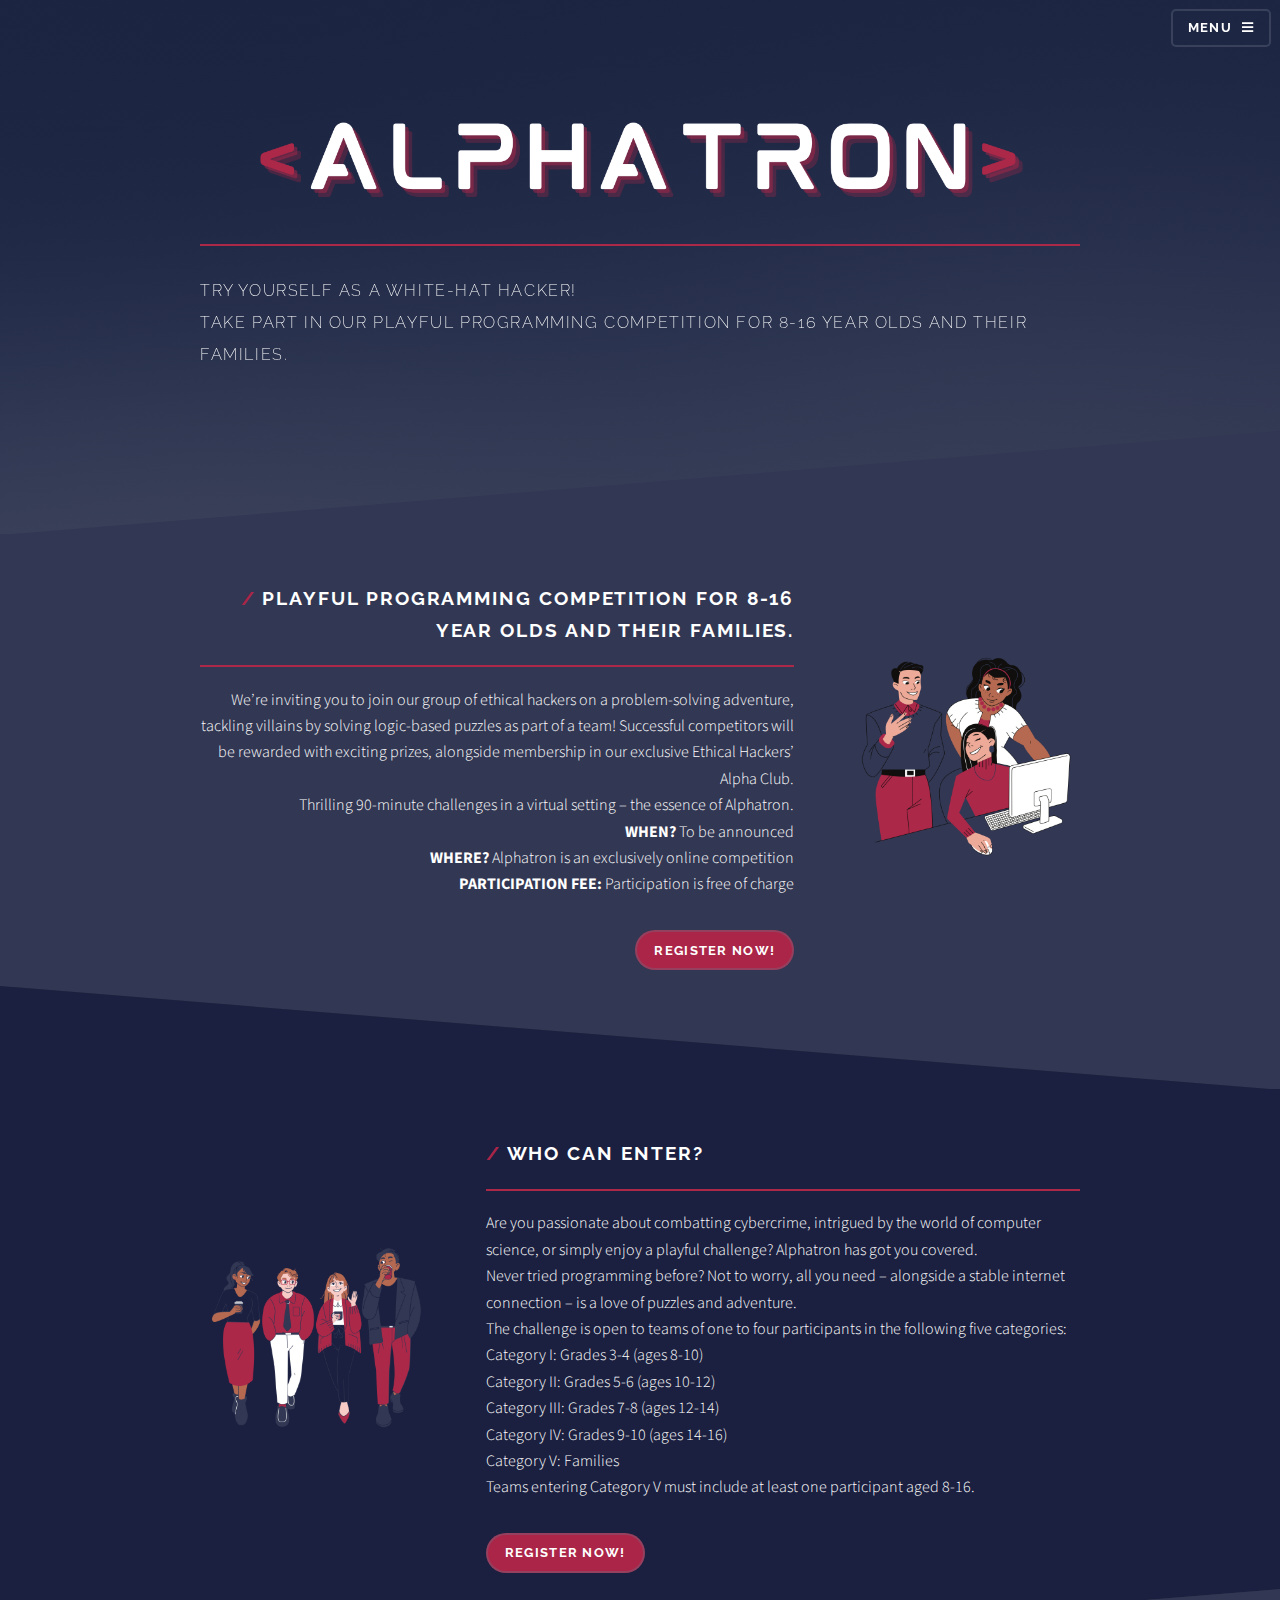
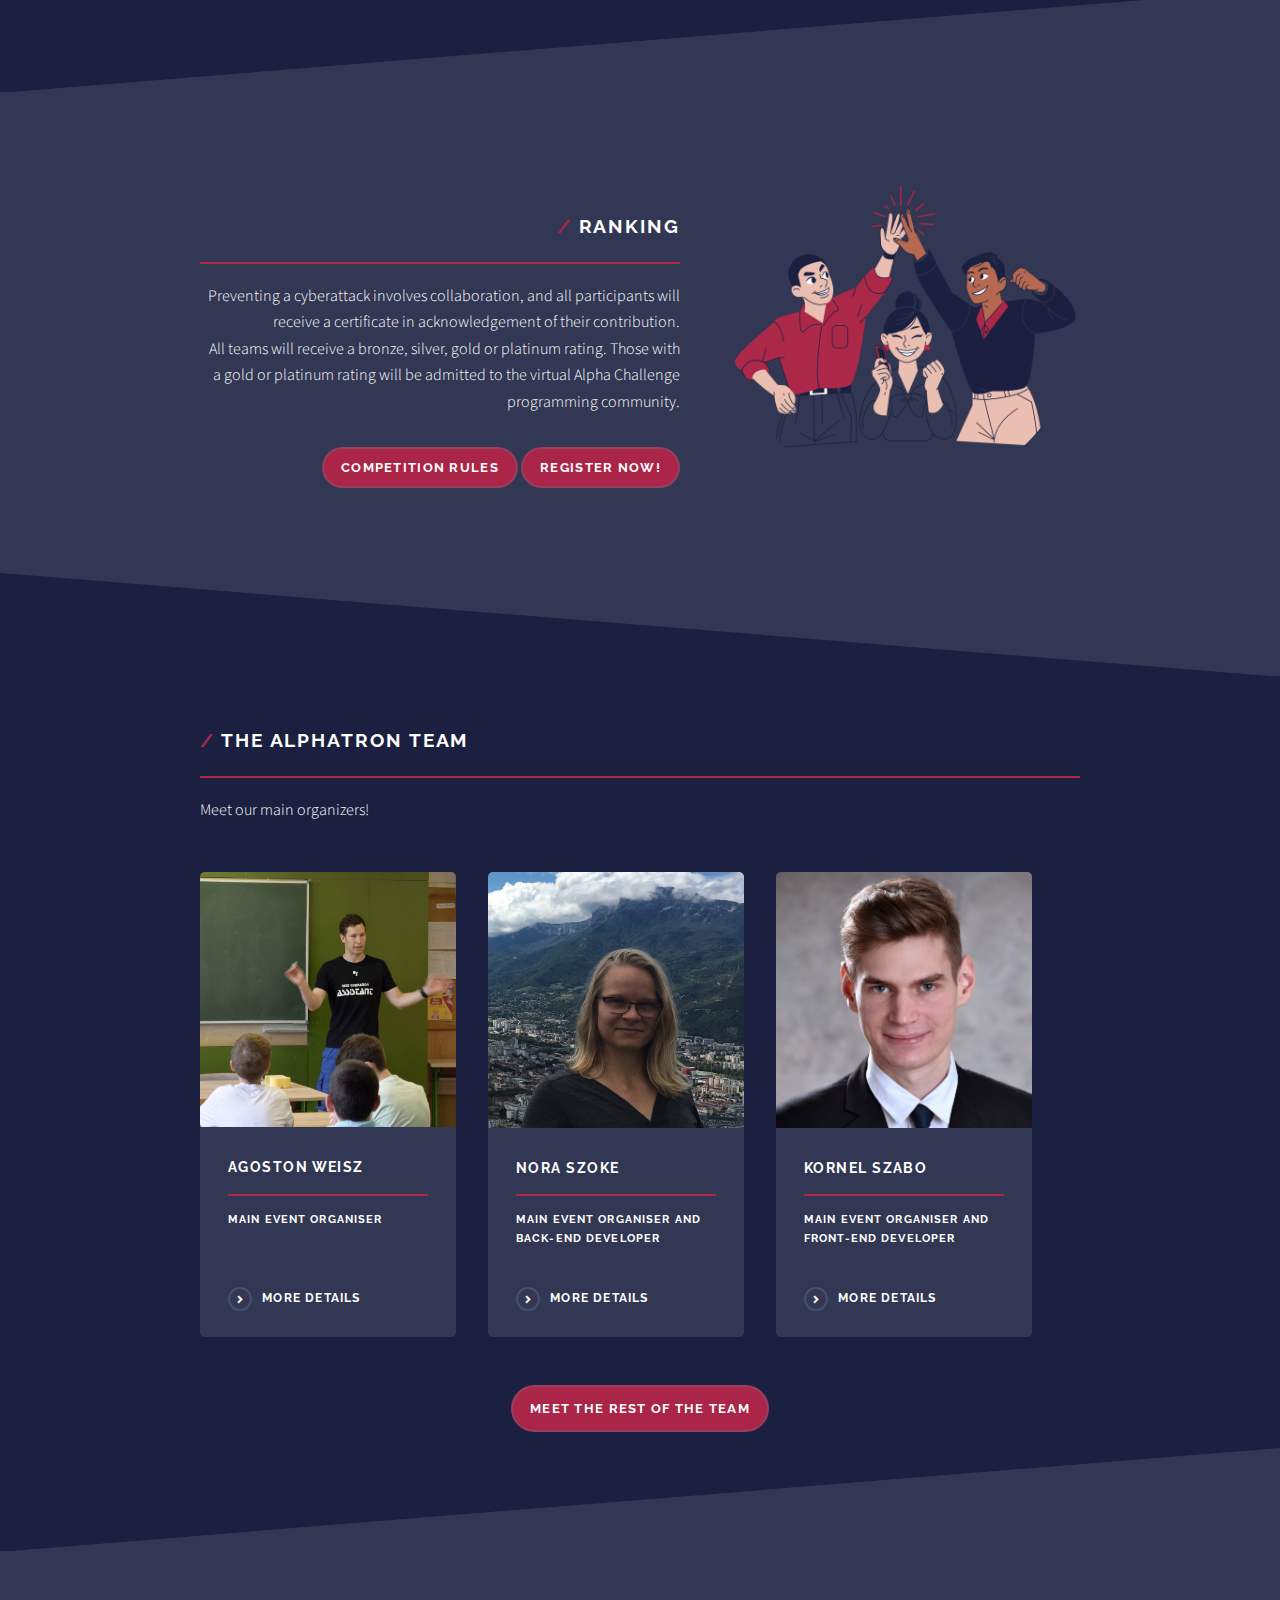
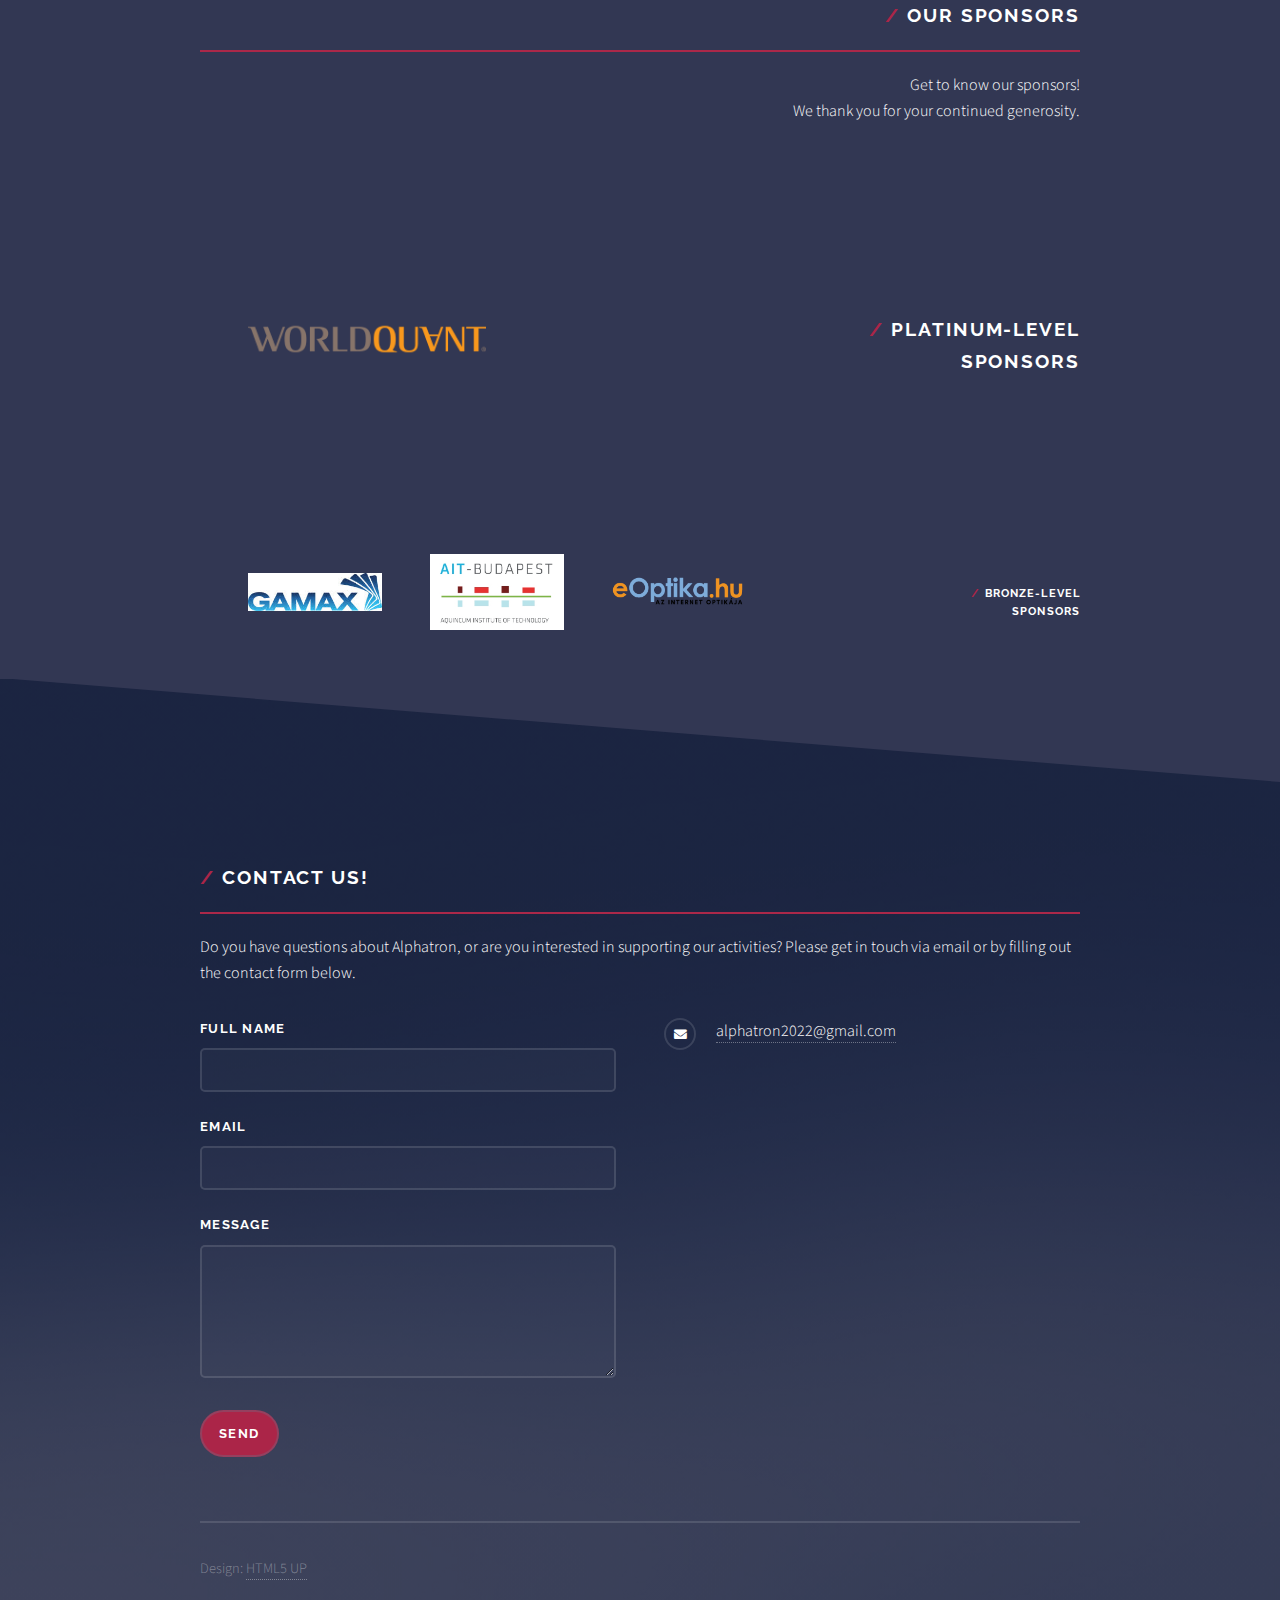
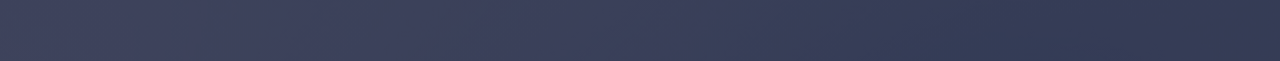
<file: us.html>
<!DOCTYPE html>
<!--
	Solid State by HTML5 UP
	html5up.net | @ajlkn
	Free for personal and commercial use under the CCA 3.0 license (html5up.net/license)
-->
<html lang="en">
  <head>
    <title>Alphatron</title>
    <link href="/images/favicon.ico" rel="icon" type="images/x-icon" />
    <meta charset="utf-8" />
    <meta
      content="Alphatron computer science competition for students aged between 8 and 16"
      name="title"
    />
    <meta
      content="Alphatron is a computer science competition for those students in primary or secondary education, that aren't afraid of challenges and like fun puzzles and problems. Taking part is free and the contestants can win valuable prizes."
      name="description"
    />
    <meta
      content="programming, computer science, computer, science, competition, contest, prize, win, problem, puzzle, thinking, challenge, challenging, smart, student, pupil, child, children, school, fun, primary school, secondary school, studies, free, interesting, fascinating"
      name="keywords"
    />
    <meta content="Alphatron" name="author" />
    <meta
      content="width=device-width, initial-scale=1, user-scalable=no"
      name="viewport"
    />
    <link href="assets/css/main.css" rel="stylesheet" />
    <link href="https://alphatron.io/" rel="canonical" />
    <script src="./assets/js/toggle.js"></script>
    <script src="./assets/js/validateForm.js"></script>
    <script src="./assets/js/initForm.js"></script>
    <script
      crossorigin="anonymous"
      integrity="sha256-WpOohJOqMqqyKL9FccASB9O0KwACQJpFTUBLTYOVvVU="
      src="https://code.jquery.com/jquery-3.4.1.js"
    ></script>
    <script>
      function SubForm() {
        let btn = document.getElementById("form1-button");
        btn.setAttribute("value", "Sending message");

        $.ajax({
          url: "https://api.apispreadsheets.com/data/XEVQj1gUX7Dp9Riu/",
          type: "post",
          data: $("#form1").serializeArray(),
          success: function () {
            btn.setAttribute("value", "Send");
            alert("Successfully sent!");
          },
          error: function () {
            btn.setAttribute("value", "Send");
            alert(
              "An error has occured while processing the message. Please try again."
            );
          },
        });
      }
    </script>
    <!-- Global site tag (gtag.js) - Google Analytics -->
    <script
      async
      src="https://www.googletagmanager.com/gtag/js?id=G-3HNB4YBCS3"
    ></script>
    <script>
      window.dataLayer = window.dataLayer || [];

      function gtag() {
        dataLayer.push(arguments);
      }

      gtag("js", new Date());

      gtag("config", "G-3HNB4YBCS3");
    </script>
    <script>
      function redirect(url) {
        window.open(url, "_blank");
      }
    </script>
    <noscript>
      <link href="assets/css/noscript.css" rel="stylesheet" />
    </noscript>
  </head>
  <body class="is-preload">
    <!-- Page Wrapper -->
    <div id="page-wrapper">
      <!-- Header -->
      <header class="alt" id="header">
        <h1>
          <a href="index.html"
            ><font style="color: #ab2548">/ </font>Alphatron competition</a
          >
        </h1>
        <nav>
          <a href="#menu">Menu</a>
        </nav>
        <!-- TODO: Change this -->
        <script>
          function applyNow() {
            window.open("https://contest.alphatron.io/registration", "_blank");
          }
        </script>
        <script>
          function competitionRules() {
            window.open(
              "https://contest.alphatron.io/competition-rules",
              "_blank"
            );
          }
        </script>
      </header>

      <!-- Menu -->
      <nav id="menu">
        <div class="inner">
          <h2>Menu</h2>
          <ul class="links">
            <li><a href="index.html">Home</a></li>
            <li><a href="#contest">About</a></li>
            <li>
              <a href="https://contest.alphatron.io/competition-rules">Rules</a>
            </li>
            <li><a href="team.html">Organisers</a></li>
            <li><a href="#contact">Contact</a></li>
          </ul>
          <a class="close" href="#">Close</a>
        </div>
      </nav>

      <!-- Banner -->
      <section id="banner">
        <div class="inner">
          <h2>
            <img alt="" class="center" src="images/logo.png" width="100%" />
          </h2>
          <p>
            Try yourself as a white-hat hacker!<br />Take part in our playful
            programming competition for 8-16 year olds and their families.
          </p>
          <!-- <div class="align-center">
                <button onclick="applyNow()">Jelentkezz most!</button>
            </div> -->
        </div>
      </section>

      <!-- Wrapper -->
      <section id="wrapper">
        <!-- One -->
        <section class="wrapper spotlight style1" id="contest">
          <div class="inner">
            <img alt="" class="image" src="images/intro0.png" />
            <div class="content">
              <h2 class="major">
                <font style="color: #ab2548">/ </font>playful programming
                competition for 8-16 year olds and their families.
              </h2>
              <!--                     <font style="color:#ab2548;">< </font> A  <font style="color:#ab2548;">/ </font> versenyről <font style="color:#ab2548;">> </font> </h2> -->
              <p>
                We’re inviting you to join our group of ethical hackers on a
                problem-solving adventure, tackling villains by solving
                logic-based puzzles as part of a team! Successful competitors
                will be rewarded with exciting prizes, alongside membership in
                our exclusive Ethical Hackers’ Alpha Club. <br />
                Thrilling 90-minute challenges in a virtual setting – the
                essence of Alphatron.<br />
                <span style="font-weight: bold">WHEN?</span> To be announced<br />
                <span style="font-weight: bold">WHERE?</span> Alphatron is an
                exclusively online competition<br />
                <span style="font-weight: bold">PARTICIPATION FEE:</span>
                Participation is free of charge
              </p>
              <div class="align-right">
                <button onclick="applyNow()">Register now!</button>
              </div>
            </div>
          </div>
        </section>

        <!-- Two -->
        <section class="wrapper alt spotlight style2" id="two">
          <div class="inner">
            <img alt="" class="image" src="images/kinekszol0.png" />
            <div class="content">
              <h2 class="major">
                <font style="color: #ab2548">/ </font>Who can enter?
              </h2>
              <p>
                Are you passionate about combatting cybercrime, intrigued by the
                world of computer science, or simply enjoy a playful challenge?
                Alphatron has got you covered.<br />
                Never tried programming before? Not to worry, all you need –
                alongside a stable internet connection – is a love of puzzles
                and adventure.<br />
                The challenge is open to teams of one to four participants in
                the following five categories:<br />
                Category I: Grades 3-4 (ages 8-10)<br />
                Category II: Grades 5-6 (ages 10-12)<br />
                Category III: Grades 7-8 (ages 12-14)<br />
                Category IV: Grades 9-10 (ages 14-16)<br />
                Category V: Families<br />
                Teams entering Category V must include at least one participant
                aged 8-16.
              </p>
              <div class="align-left">
                <button onclick="applyNow()">Register now!</button>
              </div>
            </div>
          </div>
        </section>

        <!-- Three -->
        <section class="wrapper spotlight style3" id="three">
          <div class="inner">
            <section class="features">
              <img alt="" class="image" src="images/ajandek0.png" />
            </section>
            <div class="content">
              <h2 class="major">
                <font style="color: #ab2548">/ </font>Ranking
              </h2>
              <p>
                Preventing a cyberattack involves collaboration, and all
                participants will receive a certificate in acknowledgement of
                their contribution. <br />
                All teams will receive a bronze, silver, gold or platinum
                rating. Those with a gold or platinum rating will be admitted to
                the virtual Alpha Challenge programming community.
              </p>
              <div class="align-right">
                <button onclick="competitionRules()">Competition rules</button>
                <button onclick="applyNow()">Register now!</button>
              </div>
            </div>
          </div>
        </section>

        <!-- Four -->
        <section class="wrapper alt style1" id="four">
          <div class="inner">
            <h2 class="major">
              <font style="color: #ab2548">/ </font>The Alphatron Team
            </h2>
            <p>Meet our main organizers!</p>
            <section class="features">
              <article>
                <img alt="" class="image" src="images/team/WeiszAgoston.jpg" />
                <h3 class="major">Agoston Weisz</h3>
                <h4>Main Event Organiser<br />‎</h4>
                <p class="dropdown-text" id="Weisz-Agoston">
                  I am Weisz Agoston, a Senior Software Engineer at Google in
                  Zurich.<br />
                  I have spent my high-school years at the Fazekas Mihály
                  Primary and Secondary Grammar School of Budapest, in a
                  mathematics-focused class, from where I have gone to ELTE for
                  a research MSc in mathematics. Középiskolás tanulmányaimat a
                  Budapesti Fazekas Mihály Gyakorló Általános Iskola és I have
                  won a bronze medal at the International Olympiad in
                  Informatics, got first place at the Sapientia international
                  informatics olympiad, and got third place twice on the
                  KPI-open international team contest. Since 2013, I have
                  received an award from the prime minister every year for my
                  successful teaching - I have had at least one student on the
                  international olympiads every year.<br />
                  I am dedicated to providing the best possible education to as
                  many people as I can.<br />
                  In my free time, I cycle, ski and play football in the Google
                  Zurich football team.
                </p>
                <button
                  class="special"
                  onclick="toggle('Weisz-Agoston', this);"
                >
                  More details
                </button>
              </article>
              <article>
                <img alt="" class="image" src="images/team/SzokeNora.jpg" />
                <h3 class="major">Nora Szoke</h3>
                <h4>Main Event Organiser and Back-End Developer</h4>
                <p class="dropdown-text" id="Szoke-Nora">
                  I am Nora Szoke, mathematician and web developer. Mathematics
                  has been my passion ever since my childhood, I have
                  succesfully participated in a lot of contests as a high
                  schooler. I had obtained my Érettségi at the special
                  mathematics class of the Fazekas Mihály Primary and Secondary
                  Grammar School of Budapest, after which I continued my studies
                  as a mathematician at ELTE, with a PhD at abstract algebra on
                  the Polytechnique Fédérale de Lausanne university in École,
                  Switzerland. After a couple of years, I have abandoned
                  research to pursue a career in web development in France.<br /><br />
                  Besides mathematics, I have always been very interested in
                  teaching and nurturing talent. I have taken part in organizing
                  the Medve Outdoors Mathematics Competition in Hungary every
                  year since 2008. As one of the founding members of the A
                  Matematika Összeköt Egyesület in Hungary, I have been teaching
                  interested students mathematics for more than a decade.<br /><br />
                  As a hobby, I read a lot about biology and psychology, and do
                  a lot of exercise: my favourite sports are hiking, wakeboard,
                  wall climbing and pole sports.
                </p>
                <button class="special" onclick="toggle('Szoke-Nora', this);">
                  More details
                </button>
              </article>
              <article>
                <img alt="" class="image" src="images/team/SzaboKornel.jpg" />
                <h3 class="major">Kornel Szabo</h3>
                <h4>Main Event Organiser and Front-End Developer</h4>

                <p class="dropdown-text" id="Szabo-Kornel">
                  I'm Kornel Szabo, a computer science student at the University
                  of Cambridge.<br /><br />
                  I have spent my high school years at the special mathematics
                  class of the Fazekas Mihály Primary and Secondary Grammar
                  School. I have already done a lot of mathematics and
                  competitive programming in these years, which has allowed me
                  to get bronze medals at the International Olympiad in
                  Informatics, the International Mathematical Olympiad, the
                  Central-European Olympiad in Informatics and a silver medal at
                  the Middle-European Olympiad in Mathematics.
                  <br /><br />
                  I was also successful in Hungarian competitions, I came second
                  in the Hungarian Olympiad in Informatics, and 10th on the
                  Hungarian Olympiad in Mathematics. In my final year at high
                  school, I started teaching in Alphacademy, where we teach
                  programming for hundreds of students. I have already had some
                  experience by that point, as I had already helped with
                  organising Pósa-camps as a high schooler.
                  <br />
                  My hobbies include running, cycling, hiking, wall climbing and
                  reading about economics, philosophy and history.
                </p>
                <button class="special" onclick="toggle('Szabo-Kornel', this);">
                  More details
                </button>
              </article>
            </section>
            <div class="align-center">
              <a class="button" href="team.html">Meet the rest of the team</a>
            </div>
          </div>
        </section>

        <section class="wrapper spotlight style1" id="five">
          <div class="inner">
            <div class="content">
              <h2 class="major">
                <font style="color: #ab2548">/ </font>Our Sponsors
              </h2>
              <p>
                Get to know our sponsors!<br />
                We thank you for your continued generosity.
              </p>
            </div>
          </div>
          <div class="inner">
            <div class="content">
              <h2>
                <font style="color: #ab2548">/ </font
                >Platinum-level<br />sponsors
              </h2>
            </div>
            <img
              alt=""
              class="image noborder"
              onclick="redirect('https://www.weareworldquant.com/en/home')"
              src="images/logos/worldquant_logo.png"
            />
          </div>
          <!--
            <div class="inner">
                <div class="content">
                    <h2><font style="color:#ab2548;">/ </font>Aranyfokozatú<br>támogatóink</h2>
                </div>

            </div>
            <div class="inner">
                <div class="content">
                    <h3><font style="color:#ab2548;">/ </font>Ezüstfokozatú<br>támogatóink</h3>
                </div>
            </div>
            !-->
          <div class="inner">
            <div class="content">
              <h4>
                <font style="color: #ab2548">/ </font>Bronze-level<br />sponsors
              </h4>
            </div>
            <img
              alt=""
              class="image noborder"
              onclick="redirect('https://eoptika.hu/')"
              src="images/logos/eOptika_logo.png"
            />
            <img
              alt=""
              class="image noborder"
              src="images/logos/AITBP_logo.jpg"
            />
            <img
              alt=""
              class="image noborder"
              onclick="redirect('https://www.gamax.hu/')"
              src="images/logos/gamax_logo.jpg"
            />
          </div>
        </section>

        <!-- Footer -->
        <section id="footer">
          <div class="inner">
            <h2 class="major" id="contact">
              <font style="color: #ab2548">/ </font>Contact us!
            </h2>
            <p>
              Do you have questions about Alphatron, or are you interested in
              supporting our activities? Please get in touch via email or by
              filling out the contact form below.
            </p>

            <form id="form1">
              <div class="fields">
                <div class="field">
                  <label for="form1-name">Full name</label>
                  <input id="form1-name" name="name" type="text" />
                </div>
                <div class="field">
                  <label for="form1-email">Email</label>
                  <input id="form1-email" name="email" type="email" />
                </div>
                <div class="field">
                  <label for="form1-message">Message</label>
                  <textarea
                    id="form1-message"
                    name="message"
                    rows="4"
                  ></textarea>
                </div>
              </div>
              <ul class="actions">
                <li>
                  <input
                    id="form1-button"
                    onclick="if(verifyForm('form1')){SubForm();}"
                    type="button"
                    value="Send"
                  />
                </li>
              </ul>
            </form>
            <script>
              initForm("form1");
            </script>

            <ul class="contact">
              <li class="icon solid fa-envelope">
                <a href="#">alphatron2022@gmail.com</a>
              </li>
            </ul>
            <ul class="copyright">
              <li>Design: <a href="http://html5up.net">HTML5 UP</a></li>
            </ul>
          </div>
        </section>
      </section>
    </div>

    <!-- Scripts -->
    <script src="assets/js/jquery.min.js"></script>
    <script src="assets/js/jquery.scrollex.min.js"></script>
    <script src="assets/js/browser.min.js"></script>
    <script src="assets/js/breakpoints.min.js"></script>
    <script src="assets/js/util.js"></script>
    <script src="assets/js/main.js"></script>
  </body>
</html>
</file>
<file: assets/css/noscript.css>
/*
	Solid State by HTML5 UP
	html5up.net | @ajlkn
	Free for personal and commercial use under the CCA 3.0 license (html5up.net/license)
*/

/* Banner */

	body.is-preload #banner .logo {
		-moz-transform: none;
		-webkit-transform: none;
		-ms-transform: none;
		transform: none;
		opacity: 1;
	}

	body.is-preload #banner h2 {
		opacity: 1;
		-moz-transform: none;
		-webkit-transform: none;
		-ms-transform: none;
		transform: none;
		-moz-filter: none;
		-webkit-filter: none;
		-ms-filter: none;
		filter: none;
	}

	body.is-preload #banner p {
		opacity: 01;
		-moz-transform: none;
		-webkit-transform: none;
		-ms-transform: none;
		transform: none;
		-moz-filter: none;
		-webkit-filter: none;
		-ms-filter: none;
		filter: none;
	}
</file>
<file: assets/css/main.css>
@import url(fontawesome-all.min.css);
@import url("https://fonts.googleapis.com/css?family=Raleway:200,700|Source+Sans+Pro:300,600,300italic,600italic");

/*
	Solid State by HTML5 UP
	html5up.net | @ajlkn
	Free for personal and commercial use under the CCA 3.0 license (html5up.net/license)
*/

html, body, div, span, applet, object,
iframe, h1, h2, h3, h4, h5, h6, p, blockquote,
pre, a, abbr, acronym, address, big, cite,
code, del, dfn, em, img, ins, kbd, q, s, samp,
small, strike, strong, sub, sup, tt, var, b,
u, i, center, dl, dt, dd, ol, ul, li, fieldset,
form, label, legend, table, caption, tbody,
tfoot, thead, tr, th, td, article, aside,
canvas, details, embed, figure, figcaption,
footer, header, hgroup, menu, nav, output, ruby,
section, summary, time, mark, audio, video {
	margin: 0;
	padding: 0;
	border: 0;
	font-size: 100%;
	font: inherit;
	vertical-align: baseline;
	scroll-behavior: smooth;
}

article, aside, details, figcaption, figure,
footer, header, hgroup, menu, nav, section {
	display: block;}

body {
	line-height: 1;
}

ol, ul {
	list-style: none;
}

blockquote, q {
	quotes: none;
}

	blockquote:before, blockquote:after, q:before, q:after {
		content: '';
		content: none;
	}

table {
	border-collapse: collapse;
	border-spacing: 0;
}

body {
	-webkit-text-size-adjust: none;
}

mark {
	background-color: transparent;
	color: inherit;
}

input::-moz-focus-inner {
	border: 0;
	padding: 0;
}

input, select, textarea {
	-moz-appearance: none;
	-webkit-appearance: none;
	-ms-appearance: none;
	appearance: none;
}

/* Basic */

	@-ms-viewport {
		width: device-width;
	}

	body {
		-ms-overflow-style: scrollbar;
	}

	@media screen and (max-width: 480px) {

		html, body {
			min-width: 320px;
		}

	}

	html {
		box-sizing: border-box;
	}

	*, *:before, *:after {
		box-sizing: inherit;
	}

	body {
		background-color: #2e3141;
		background-image: linear-gradient(to top, rgba(27, 32, 64, 0.8), rgba(27, 32, 64, 0.8)), url("../../images/bg.jpg");
		background-size: auto,
 cover;
		background-attachment: fixed,
 fixed;
		background-position: center,
 center;
	}

		body.is-preload *, body.is-preload *:before, body.is-preload *:after {
			-moz-animation: none !important;
			-webkit-animation: none !important;
			-ms-animation: none !important;
			animation: none !important;
			-moz-transition: none !important;
			-webkit-transition: none !important;
			-ms-transition: none !important;
			transition: none !important;
		}

/* Type */

	body, input, select, textarea {
		color: #ffffff;
		font-family: "Source Sans Pro", Helvetica, sans-serif;
		font-size: 16.5pt;
		font-weight: 300;
		line-height: 1.65;
	}

		@media screen and (max-width: 1680px) {

			body, input, select, textarea {
				font-size: 13pt;
			}

		}

		@media screen and (max-width: 1280px) {

			body, input, select, textarea {
				font-size: 12pt;
			}

		}

		@media screen and (max-width: 980px) {

			body, input, select, textarea {
				font-size: 12pt;
			}

		}

		@media screen and (max-width: 736px) {

			body, input, select, textarea {
				font-size: 12pt;
			}

		}

		@media screen and (max-width: 480px) {

			body, input, select, textarea {
				font-size: 12pt;
			}

		}

	a {
		-moz-transition: color 0.2s ease-in-out, border-bottom-color 0.2s ease-in-out;
		-webkit-transition: color 0.2s ease-in-out, border-bottom-color 0.2s ease-in-out;
		-ms-transition: color 0.2s ease-in-out, border-bottom-color 0.2s ease-in-out;
		transition: color 0.2s ease-in-out, border-bottom-color 0.2s ease-in-out;
		border-bottom: dotted 1px rgba(255, 255, 255, 0.35);
		color: #ffffff;
		text-decoration: none;
	}

		a:hover {
			border-bottom-color: transparent;
			color: #ffffff !important;
		}

		a.special:not(.button) {
			text-decoration: none;
			border-bottom: 0;
			display: block;
			font-family: Raleway, Helvetica, sans-serif;
			font-size: 0.75em;
			font-weight: 700;
			letter-spacing: 0.1em;
			margin: 0 0 2em 0;
			text-transform: uppercase;
		}

			a.special:not(.button):before {
				-moz-osx-font-smoothing: grayscale;
				-webkit-font-smoothing: antialiased;
				display: inline-block;
				font-style: normal;
				font-variant: normal;
				text-rendering: auto;
				line-height: 1;
				text-transform: none !important;
				font-family: 'Font Awesome 5 Free';
				font-weight: 900;
			}

			a.special:not(.button):before {
				-moz-transition: background-color 0.2s ease-in-out;
				-webkit-transition: background-color 0.2s ease-in-out;
				-ms-transition: background-color 0.2s ease-in-out;
				transition: background-color 0.2s ease-in-out, transform 0.5s;
				border-radius: 100%;
				border: solid 2px rgba(255, 255, 255, 0.125);
				content: '\f105';
				display: inline-block;
				font-size: 1em;
				height: 2em;
				line-height: 1.75em;
				margin-right: 0.5em;
				text-align: center;
				text-indent: 0.15em;
				vertical-align: middle;
				width: 2em;
			}

			a.special.open:before{
				transform: rotate(-90deg);
			}

			a.special:not(.button):hover:before {
				background-color: rgba(255, 255, 255, 0.025); /* kerek gomb szine egerrel */
			}

			a.special:not(.button):active:before {
				background-color: rgba(255, 255, 255, 0.075); /* kerek gomb szine katt utan */
			}

	strong, b {
		color: #ffffff;
		font-weight: 600;
	}

	em, i {
		font-style: italic;
	}

	p {
		margin: 0 0 2em 0;
	}

	h1, h2, h3, h4, h5, h6 {
		color: #ffffff;
		font-family: Raleway, Helvetica, sans-serif;
		font-weight: 700;
		letter-spacing: 0.1em;
		margin: 0 0 1em 0;
		text-transform: uppercase;
	}

		h1 a, h2 a, h3 a, h4 a, h5 a, h6 a {
			color: inherit;
			text-decoration: none;
			border-bottom: 0;
		}

		h1 span, h2 span, h3 span, h4 span, h5 span, h6 span {
			font-weight: 200;
		}

		h1.major, h2.major, h3.major, h4.major, h5.major, h6.major {
			padding-bottom: 1em;
			border-bottom: solid 2px #ab2849; /* nevek alatti elvalaszto vonal*/
		}

	h2 {
		font-size: 1.2em;
	}

	h3 {
		font-size: 0.9em;
	}

	h4 {
		font-size: 0.7em;
	}

	h5 {
		font-size: 0.7em;
	}

	h6 {
		font-size: 0.7em;
	}

	@media screen and (max-width: 736px) {

		h2 {
			font-size: 1em;
		}

		h3 {
			font-size: 0.8em;
		}

	}

	sub {
		font-size: 0.8em;
		position: relative;
		top: 0.5em;
	}

	sup {
		font-size: 0.8em;
		position: relative;
		top: -0.5em;
	}

	blockquote {
		border-left: solid 4px rgba(255, 255, 255, 0.125);
		font-style: italic;
		margin: 0 0 2em 0;
		padding: 0.5em 0 0.5em 2em;
	}

	code {
		background: rgba(255, 255, 255, 0.025);
		border-radius: 5px;
		border: solid 2px rgba(255, 255, 255, 0.125);
		font-family: "Courier New", monospace;
		font-size: 0.9em;
		margin: 0 0.25em;
		padding: 0.25em 0.65em;
	}

	pre {
		-webkit-overflow-scrolling: touch;
		font-family: "Courier New", monospace;
		font-size: 0.9em;
		margin: 0 0 2em 0;
	}

		pre code {
			display: block;
			line-height: 1.75em;
			padding: 1em 1.5em;
			overflow-x: auto;
		}

	hr {
		border: 0;
		border-bottom: solid 2px rgba(255, 255, 255, 0.125);
		margin: 2.5em 0;
	}

		hr.major {
			margin: 4em 0;
		}

	.align-left {
		text-align: left;
	}

	.align-center {
		text-align: center;
	}

	.align-right {
		text-align: right;
	}

/* Row */

	.row {
		display: flex;
		flex-wrap: wrap;
		box-sizing: border-box;
		align-items: stretch;
	}

		.row > * {
			box-sizing: border-box;
		}

		.row.gtr-uniform > * > :last-child {
			margin-bottom: 0;
		}

		.row.aln-left {
			justify-content: flex-start;
		}

		.row.aln-center {
			justify-content: center;
		}

		.row.aln-right {
			justify-content: flex-end;
		}

		.row.aln-top {
			align-items: flex-start;
		}

		.row.aln-middle {
			align-items: center;
		}

		.row.aln-bottom {
			align-items: flex-end;
		}

		.row > .imp {
			order: -1;
		}

		.row > .col-1 {
			width: 8.33333%;
		}

		.row > .off-1 {
			margin-left: 8.33333%;
		}

		.row > .col-2 {
			width: 16.66667%;
		}

		.row > .off-2 {
			margin-left: 16.66667%;
		}

		.row > .col-3 {
			width: 25%;
		}

		.row > .off-3 {
			margin-left: 25%;
		}

		.row > .col-4 {
			width: 33.33333%;
		}

		.row > .off-4 {
			margin-left: 33.33333%;
		}

		.row > .col-5 {
			width: 41.66667%;
		}

		.row > .off-5 {
			margin-left: 41.66667%;
		}

		.row > .col-6 {
			width: 50%;
		}

		.row > .off-6 {
			margin-left: 50%;
		}

		.row > .col-7 {
			width: 58.33333%;
		}

		.row > .off-7 {
			margin-left: 58.33333%;
		}

		.row > .col-8 {
			width: 66.66667%;
		}

		.row > .off-8 {
			margin-left: 66.66667%;
		}

		.row > .col-9 {
			width: 75%;
		}

		.row > .off-9 {
			margin-left: 75%;
		}

		.row > .col-10 {
			width: 83.33333%;
		}

		.row > .off-10 {
			margin-left: 83.33333%;
		}

		.row > .col-11 {
			width: 91.66667%;
		}

		.row > .off-11 {
			margin-left: 91.66667%;
		}

		.row > .col-12 {
			width: 100%;
		}

		.row > .off-12 {
			margin-left: 100%;
		}

		.row.gtr-0 {
			margin-top: 0;
			margin-left: 0em;
		}

			.row.gtr-0 > * {
				padding: 0 0 0 0em;
			}

			.row.gtr-0.gtr-uniform {
				margin-top: 0em;
			}

				.row.gtr-0.gtr-uniform > * {
					padding-top: 0em;
				}

		.row.gtr-25 {
			margin-top: 0;
			margin-left: -0.4375em;
		}

			.row.gtr-25 > * {
				padding: 0 0 0 0.4375em;
			}

			.row.gtr-25.gtr-uniform {
				margin-top: -0.4375em;
			}

				.row.gtr-25.gtr-uniform > * {
					padding-top: 0.4375em;
				}

		.row.gtr-50 {
			margin-top: 0;
			margin-left: -0.875em;
		}

			.row.gtr-50 > * {
				padding: 0 0 0 0.875em;
			}

			.row.gtr-50.gtr-uniform {
				margin-top: -0.875em;
			}

				.row.gtr-50.gtr-uniform > * {
					padding-top: 0.875em;
				}

		.row {
			margin-top: 0;
			margin-left: -1.75em;
		}

			.row > * {
				padding: 0 0 0 1.75em;
			}

			.row.gtr-uniform {
				margin-top: -1.75em;
			}

				.row.gtr-uniform > * {
					padding-top: 1.75em;
				}

		.row.gtr-150 {
			margin-top: 0;
			margin-left: -2.625em;
		}

			.row.gtr-150 > * {
				padding: 0 0 0 2.625em;
			}

			.row.gtr-150.gtr-uniform {
				margin-top: -2.625em;
			}

				.row.gtr-150.gtr-uniform > * {
					padding-top: 2.625em;
				}

		.row.gtr-200 {
			margin-top: 0;
			margin-left: -3.5em;
		}

			.row.gtr-200 > * {
				padding: 0 0 0 3.5em;
			}

			.row.gtr-200.gtr-uniform {
				margin-top: -3.5em;
			}

				.row.gtr-200.gtr-uniform > * {
					padding-top: 3.5em;
				}

		@media screen and (max-width: 1680px) {

			.row {
				display: flex;
				flex-wrap: wrap;
				box-sizing: border-box;
				align-items: stretch;
			}

				.row > * {
					box-sizing: border-box;
				}

				.row.gtr-uniform > * > :last-child {
					margin-bottom: 0;
				}

				.row.aln-left {
					justify-content: flex-start;
				}

				.row.aln-center {
					justify-content: center;
				}

				.row.aln-right {
					justify-content: flex-end;
				}

				.row.aln-top {
					align-items: flex-start;
				}

				.row.aln-middle {
					align-items: center;
				}

				.row.aln-bottom {
					align-items: flex-end;
				}

				.row > .imp-xlarge {
					order: -1;
				}

				.row > .col-1-xlarge {
					width: 8.33333%;
				}

				.row > .off-1-xlarge {
					margin-left: 8.33333%;
				}

				.row > .col-2-xlarge {
					width: 16.66667%;
				}

				.row > .off-2-xlarge {
					margin-left: 16.66667%;
				}

				.row > .col-3-xlarge {
					width: 25%;
				}

				.row > .off-3-xlarge {
					margin-left: 25%;
				}

				.row > .col-4-xlarge {
					width: 33.33333%;
				}

				.row > .off-4-xlarge {
					margin-left: 33.33333%;
				}

				.row > .col-5-xlarge {
					width: 41.66667%;
				}

				.row > .off-5-xlarge {
					margin-left: 41.66667%;
				}

				.row > .col-6-xlarge {
					width: 50%;
				}

				.row > .off-6-xlarge {
					margin-left: 50%;
				}

				.row > .col-7-xlarge {
					width: 58.33333%;
				}

				.row > .off-7-xlarge {
					margin-left: 58.33333%;
				}

				.row > .col-8-xlarge {
					width: 66.66667%;
				}

				.row > .off-8-xlarge {
					margin-left: 66.66667%;
				}

				.row > .col-9-xlarge {
					width: 75%;
				}

				.row > .off-9-xlarge {
					margin-left: 75%;
				}

				.row > .col-10-xlarge {
					width: 83.33333%;
				}

				.row > .off-10-xlarge {
					margin-left: 83.33333%;
				}

				.row > .col-11-xlarge {
					width: 91.66667%;
				}

				.row > .off-11-xlarge {
					margin-left: 91.66667%;
				}

				.row > .col-12-xlarge {
					width: 100%;
				}

				.row > .off-12-xlarge {
					margin-left: 100%;
				}

				.row.gtr-0 {
					margin-top: 0;
					margin-left: 0em;
				}

					.row.gtr-0 > * {
						padding: 0 0 0 0em;
					}

					.row.gtr-0.gtr-uniform {
						margin-top: 0em;
					}

						.row.gtr-0.gtr-uniform > * {
							padding-top: 0em;
						}

				.row.gtr-25 {
					margin-top: 0;
					margin-left: -0.4375em;
				}

					.row.gtr-25 > * {
						padding: 0 0 0 0.4375em;
					}

					.row.gtr-25.gtr-uniform {
						margin-top: -0.4375em;
					}

						.row.gtr-25.gtr-uniform > * {
							padding-top: 0.4375em;
						}

				.row.gtr-50 {
					margin-top: 0;
					margin-left: -0.875em;
				}

					.row.gtr-50 > * {
						padding: 0 0 0 0.875em;
					}

					.row.gtr-50.gtr-uniform {
						margin-top: -0.875em;
					}

						.row.gtr-50.gtr-uniform > * {
							padding-top: 0.875em;
						}

				.row {
					margin-top: 0;
					margin-left: -1.75em;
				}

					.row > * {
						padding: 0 0 0 1.75em;
					}

					.row.gtr-uniform {
						margin-top: -1.75em;
					}

						.row.gtr-uniform > * {
							padding-top: 1.75em;
						}

				.row.gtr-150 {
					margin-top: 0;
					margin-left: -2.625em;
				}

					.row.gtr-150 > * {
						padding: 0 0 0 2.625em;
					}

					.row.gtr-150.gtr-uniform {
						margin-top: -2.625em;
					}

						.row.gtr-150.gtr-uniform > * {
							padding-top: 2.625em;
						}

				.row.gtr-200 {
					margin-top: 0;
					margin-left: -3.5em;
				}

					.row.gtr-200 > * {
						padding: 0 0 0 3.5em;
					}

					.row.gtr-200.gtr-uniform {
						margin-top: -3.5em;
					}

						.row.gtr-200.gtr-uniform > * {
							padding-top: 3.5em;
						}

		}

		@media screen and (max-width: 1280px) {

			.row {
				display: flex;
				flex-wrap: wrap;
				box-sizing: border-box;
				align-items: stretch;
			}

				.row > * {
					box-sizing: border-box;
				}

				.row.gtr-uniform > * > :last-child {
					margin-bottom: 0;
				}

				.row.aln-left {
					justify-content: flex-start;
				}

				.row.aln-center {
					justify-content: center;
				}

				.row.aln-right {
					justify-content: flex-end;
				}

				.row.aln-top {
					align-items: flex-start;
				}

				.row.aln-middle {
					align-items: center;
				}

				.row.aln-bottom {
					align-items: flex-end;
				}

				.row > .imp-large {
					order: -1;
				}

				.row > .col-1-large {
					width: 8.33333%;
				}

				.row > .off-1-large {
					margin-left: 8.33333%;
				}

				.row > .col-2-large {
					width: 16.66667%;
				}

				.row > .off-2-large {
					margin-left: 16.66667%;
				}

				.row > .col-3-large {
					width: 25%;
				}

				.row > .off-3-large {
					margin-left: 25%;
				}

				.row > .col-4-large {
					width: 33.33333%;
				}

				.row > .off-4-large {
					margin-left: 33.33333%;
				}

				.row > .col-5-large {
					width: 41.66667%;
				}

				.row > .off-5-large {
					margin-left: 41.66667%;
				}

				.row > .col-6-large {
					width: 50%;
				}

				.row > .off-6-large {
					margin-left: 50%;
				}

				.row > .col-7-large {
					width: 58.33333%;
				}

				.row > .off-7-large {
					margin-left: 58.33333%;
				}

				.row > .col-8-large {
					width: 66.66667%;
				}

				.row > .off-8-large {
					margin-left: 66.66667%;
				}

				.row > .col-9-large {
					width: 75%;
				}

				.row > .off-9-large {
					margin-left: 75%;
				}

				.row > .col-10-large {
					width: 83.33333%;
				}

				.row > .off-10-large {
					margin-left: 83.33333%;
				}

				.row > .col-11-large {
					width: 91.66667%;
				}

				.row > .off-11-large {
					margin-left: 91.66667%;
				}

				.row > .col-12-large {
					width: 100%;
				}

				.row > .off-12-large {
					margin-left: 100%;
				}

				.row.gtr-0 {
					margin-top: 0;
					margin-left: 0em;
				}

					.row.gtr-0 > * {
						padding: 0 0 0 0em;
					}

					.row.gtr-0.gtr-uniform {
						margin-top: 0em;
					}

						.row.gtr-0.gtr-uniform > * {
							padding-top: 0em;
						}

				.row.gtr-25 {
					margin-top: 0;
					margin-left: -0.4375em;
				}

					.row.gtr-25 > * {
						padding: 0 0 0 0.4375em;
					}

					.row.gtr-25.gtr-uniform {
						margin-top: -0.4375em;
					}

						.row.gtr-25.gtr-uniform > * {
							padding-top: 0.4375em;
						}

				.row.gtr-50 {
					margin-top: 0;
					margin-left: -0.875em;
				}

					.row.gtr-50 > * {
						padding: 0 0 0 0.875em;
					}

					.row.gtr-50.gtr-uniform {
						margin-top: -0.875em;
					}

						.row.gtr-50.gtr-uniform > * {
							padding-top: 0.875em;
						}

				.row {
					margin-top: 0;
					margin-left: -1.75em;
				}

					.row > * {
						padding: 0 0 0 1.75em;
					}

					.row.gtr-uniform {
						margin-top: -1.75em;
					}

						.row.gtr-uniform > * {
							padding-top: 1.75em;
						}

				.row.gtr-150 {
					margin-top: 0;
					margin-left: -2.625em;
				}

					.row.gtr-150 > * {
						padding: 0 0 0 2.625em;
					}

					.row.gtr-150.gtr-uniform {
						margin-top: -2.625em;
					}

						.row.gtr-150.gtr-uniform > * {
							padding-top: 2.625em;
						}

				.row.gtr-200 {
					margin-top: 0;
					margin-left: -3.5em;
				}

					.row.gtr-200 > * {
						padding: 0 0 0 3.5em;
					}

					.row.gtr-200.gtr-uniform {
						margin-top: -3.5em;
					}

						.row.gtr-200.gtr-uniform > * {
							padding-top: 3.5em;
						}

		}

		@media screen and (max-width: 980px) {

			.row {
				display: flex;
				flex-wrap: wrap;
				box-sizing: border-box;
				align-items: stretch;
			}

				.row > * {
					box-sizing: border-box;
				}

				.row.gtr-uniform > * > :last-child {
					margin-bottom: 0;
				}

				.row.aln-left {
					justify-content: flex-start;
				}

				.row.aln-center {
					justify-content: center;
				}

				.row.aln-right {
					justify-content: flex-end;
				}

				.row.aln-top {
					align-items: flex-start;
				}

				.row.aln-middle {
					align-items: center;
				}

				.row.aln-bottom {
					align-items: flex-end;
				}

				.row > .imp-medium {
					order: -1;
				}

				.row > .col-1-medium {
					width: 8.33333%;
				}

				.row > .off-1-medium {
					margin-left: 8.33333%;
				}

				.row > .col-2-medium {
					width: 16.66667%;
				}

				.row > .off-2-medium {
					margin-left: 16.66667%;
				}

				.row > .col-3-medium {
					width: 25%;
				}

				.row > .off-3-medium {
					margin-left: 25%;
				}

				.row > .col-4-medium {
					width: 33.33333%;
				}

				.row > .off-4-medium {
					margin-left: 33.33333%;
				}

				.row > .col-5-medium {
					width: 41.66667%;
				}

				.row > .off-5-medium {
					margin-left: 41.66667%;
				}

				.row > .col-6-medium {
					width: 50%;
				}

				.row > .off-6-medium {
					margin-left: 50%;
				}

				.row > .col-7-medium {
					width: 58.33333%;
				}

				.row > .off-7-medium {
					margin-left: 58.33333%;
				}

				.row > .col-8-medium {
					width: 66.66667%;
				}

				.row > .off-8-medium {
					margin-left: 66.66667%;
				}

				.row > .col-9-medium {
					width: 75%;
				}

				.row > .off-9-medium {
					margin-left: 75%;
				}

				.row > .col-10-medium {
					width: 83.33333%;
				}

				.row > .off-10-medium {
					margin-left: 83.33333%;
				}

				.row > .col-11-medium {
					width: 91.66667%;
				}

				.row > .off-11-medium {
					margin-left: 91.66667%;
				}

				.row > .col-12-medium {
					width: 100%;
				}

				.row > .off-12-medium {
					margin-left: 100%;
				}

				.row.gtr-0 {
					margin-top: 0;
					margin-left: 0em;
				}

					.row.gtr-0 > * {
						padding: 0 0 0 0em;
					}

					.row.gtr-0.gtr-uniform {
						margin-top: 0em;
					}

						.row.gtr-0.gtr-uniform > * {
							padding-top: 0em;
						}

				.row.gtr-25 {
					margin-top: 0;
					margin-left: -0.4375em;
				}

					.row.gtr-25 > * {
						padding: 0 0 0 0.4375em;
					}

					.row.gtr-25.gtr-uniform {
						margin-top: -0.4375em;
					}

						.row.gtr-25.gtr-uniform > * {
							padding-top: 0.4375em;
						}

				.row.gtr-50 {
					margin-top: 0;
					margin-left: -0.875em;
				}

					.row.gtr-50 > * {
						padding: 0 0 0 0.875em;
					}

					.row.gtr-50.gtr-uniform {
						margin-top: -0.875em;
					}

						.row.gtr-50.gtr-uniform > * {
							padding-top: 0.875em;
						}

				.row {
					margin-top: 0;
					margin-left: -1.75em;
				}

					.row > * {
						padding: 0 0 0 1.75em;
					}

					.row.gtr-uniform {
						margin-top: -1.75em;
					}

						.row.gtr-uniform > * {
							padding-top: 1.75em;
						}

				.row.gtr-150 {
					margin-top: 0;
					margin-left: -2.625em;
				}

					.row.gtr-150 > * {
						padding: 0 0 0 2.625em;
					}

					.row.gtr-150.gtr-uniform {
						margin-top: -2.625em;
					}

						.row.gtr-150.gtr-uniform > * {
							padding-top: 2.625em;
						}

				.row.gtr-200 {
					margin-top: 0;
					margin-left: -3.5em;
				}

					.row.gtr-200 > * {
						padding: 0 0 0 3.5em;
					}

					.row.gtr-200.gtr-uniform {
						margin-top: -3.5em;
					}

						.row.gtr-200.gtr-uniform > * {
							padding-top: 3.5em;
						}

		}

		@media screen and (max-width: 736px) {

			.row {
				display: flex;
				flex-wrap: wrap;
				box-sizing: border-box;
				align-items: stretch;
			}

				.row > * {
					box-sizing: border-box;
				}

				.row.gtr-uniform > * > :last-child {
					margin-bottom: 0;
				}

				.row.aln-left {
					justify-content: flex-start;
				}

				.row.aln-center {
					justify-content: center;
				}

				.row.aln-right {
					justify-content: flex-end;
				}

				.row.aln-top {
					align-items: flex-start;
				}

				.row.aln-middle {
					align-items: center;
				}

				.row.aln-bottom {
					align-items: flex-end;
				}

				.row > .imp-small {
					order: -1;
				}

				.row > .col-1-small {
					width: 8.33333%;
				}

				.row > .off-1-small {
					margin-left: 8.33333%;
				}

				.row > .col-2-small {
					width: 16.66667%;
				}

				.row > .off-2-small {
					margin-left: 16.66667%;
				}

				.row > .col-3-small {
					width: 25%;
				}

				.row > .off-3-small {
					margin-left: 25%;
				}

				.row > .col-4-small {
					width: 33.33333%;
				}

				.row > .off-4-small {
					margin-left: 33.33333%;
				}

				.row > .col-5-small {
					width: 41.66667%;
				}

				.row > .off-5-small {
					margin-left: 41.66667%;
				}

				.row > .col-6-small {
					width: 50%;
				}

				.row > .off-6-small {
					margin-left: 50%;
				}

				.row > .col-7-small {
					width: 58.33333%;
				}

				.row > .off-7-small {
					margin-left: 58.33333%;
				}

				.row > .col-8-small {
					width: 66.66667%;
				}

				.row > .off-8-small {
					margin-left: 66.66667%;
				}

				.row > .col-9-small {
					width: 75%;
				}

				.row > .off-9-small {
					margin-left: 75%;
				}

				.row > .col-10-small {
					width: 83.33333%;
				}

				.row > .off-10-small {
					margin-left: 83.33333%;
				}

				.row > .col-11-small {
					width: 91.66667%;
				}

				.row > .off-11-small {
					margin-left: 91.66667%;
				}

				.row > .col-12-small {
					width: 100%;
				}

				.row > .off-12-small {
					margin-left: 100%;
				}

				.row.gtr-0 {
					margin-top: 0;
					margin-left: 0em;
				}

					.row.gtr-0 > * {
						padding: 0 0 0 0em;
					}

					.row.gtr-0.gtr-uniform {
						margin-top: 0em;
					}

						.row.gtr-0.gtr-uniform > * {
							padding-top: 0em;
						}

				.row.gtr-25 {
					margin-top: 0;
					margin-left: -0.3125em;
				}

					.row.gtr-25 > * {
						padding: 0 0 0 0.3125em;
					}

					.row.gtr-25.gtr-uniform {
						margin-top: -0.3125em;
					}

						.row.gtr-25.gtr-uniform > * {
							padding-top: 0.3125em;
						}

				.row.gtr-50 {
					margin-top: 0;
					margin-left: -0.625em;
				}

					.row.gtr-50 > * {
						padding: 0 0 0 0.625em;
					}

					.row.gtr-50.gtr-uniform {
						margin-top: -0.625em;
					}

						.row.gtr-50.gtr-uniform > * {
							padding-top: 0.625em;
						}

				.row {
					margin-top: 0;
					margin-left: -1.25em;
				}

					.row > * {
						padding: 0 0 0 1.25em;
					}

					.row.gtr-uniform {
						margin-top: -1.25em;
					}

						.row.gtr-uniform > * {
							padding-top: 1.25em;
						}

				.row.gtr-150 {
					margin-top: 0;
					margin-left: -1.875em;
				}

					.row.gtr-150 > * {
						padding: 0 0 0 1.875em;
					}

					.row.gtr-150.gtr-uniform {
						margin-top: -1.875em;
					}

						.row.gtr-150.gtr-uniform > * {
							padding-top: 1.875em;
						}

				.row.gtr-200 {
					margin-top: 0;
					margin-left: -2.5em;
				}

					.row.gtr-200 > * {
						padding: 0 0 0 2.5em;
					}

					.row.gtr-200.gtr-uniform {
						margin-top: -2.5em;
					}

						.row.gtr-200.gtr-uniform > * {
							padding-top: 2.5em;
						}

		}

		@media screen and (max-width: 480px) {

			.row {
				display: flex;
				flex-wrap: wrap;
				box-sizing: border-box;
				align-items: stretch;
			}

				.row > * {
					box-sizing: border-box;
				}

				.row.gtr-uniform > * > :last-child {
					margin-bottom: 0;
				}

				.row.aln-left {
					justify-content: flex-start;
				}

				.row.aln-center {
					justify-content: center;
				}

				.row.aln-right {
					justify-content: flex-end;
				}

				.row.aln-top {
					align-items: flex-start;
				}

				.row.aln-middle {
					align-items: center;
				}

				.row.aln-bottom {
					align-items: flex-end;
				}

				.row > .imp-xsmall {
					order: -1;
				}

				.row > .col-1-xsmall {
					width: 8.33333%;
				}

				.row > .off-1-xsmall {
					margin-left: 8.33333%;
				}

				.row > .col-2-xsmall {
					width: 16.66667%;
				}

				.row > .off-2-xsmall {
					margin-left: 16.66667%;
				}

				.row > .col-3-xsmall {
					width: 25%;
				}

				.row > .off-3-xsmall {
					margin-left: 25%;
				}

				.row > .col-4-xsmall {
					width: 33.33333%;
				}

				.row > .off-4-xsmall {
					margin-left: 33.33333%;
				}

				.row > .col-5-xsmall {
					width: 41.66667%;
				}

				.row > .off-5-xsmall {
					margin-left: 41.66667%;
				}

				.row > .col-6-xsmall {
					width: 50%;
				}

				.row > .off-6-xsmall {
					margin-left: 50%;
				}

				.row > .col-7-xsmall {
					width: 58.33333%;
				}

				.row > .off-7-xsmall {
					margin-left: 58.33333%;
				}

				.row > .col-8-xsmall {
					width: 66.66667%;
				}

				.row > .off-8-xsmall {
					margin-left: 66.66667%;
				}

				.row > .col-9-xsmall {
					width: 75%;
				}

				.row > .off-9-xsmall {
					margin-left: 75%;
				}

				.row > .col-10-xsmall {
					width: 83.33333%;
				}

				.row > .off-10-xsmall {
					margin-left: 83.33333%;
				}

				.row > .col-11-xsmall {
					width: 91.66667%;
				}

				.row > .off-11-xsmall {
					margin-left: 91.66667%;
				}

				.row > .col-12-xsmall {
					width: 100%;
				}

				.row > .off-12-xsmall {
					margin-left: 100%;
				}

				.row.gtr-0 {
					margin-top: 0;
					margin-left: 0em;
				}

					.row.gtr-0 > * {
						padding: 0 0 0 0em;
					}

					.row.gtr-0.gtr-uniform {
						margin-top: 0em;
					}

						.row.gtr-0.gtr-uniform > * {
							padding-top: 0em;
						}

				.row.gtr-25 {
					margin-top: 0;
					margin-left: -0.3125em;
				}

					.row.gtr-25 > * {
						padding: 0 0 0 0.3125em;
					}

					.row.gtr-25.gtr-uniform {
						margin-top: -0.3125em;
					}

						.row.gtr-25.gtr-uniform > * {
							padding-top: 0.3125em;
						}

				.row.gtr-50 {
					margin-top: 0;
					margin-left: -0.625em;
				}

					.row.gtr-50 > * {
						padding: 0 0 0 0.625em;
					}

					.row.gtr-50.gtr-uniform {
						margin-top: -0.625em;
					}

						.row.gtr-50.gtr-uniform > * {
							padding-top: 0.625em;
						}

				.row {
					margin-top: 0;
					margin-left: -1.25em;
				}

					.row > * {
						padding: 0 0 0 1.25em;
					}

					.row.gtr-uniform {
						margin-top: -1.25em;
					}

						.row.gtr-uniform > * {
							padding-top: 1.25em;
						}

				.row.gtr-150 {
					margin-top: 0;
					margin-left: -1.875em;
				}

					.row.gtr-150 > * {
						padding: 0 0 0 1.875em;
					}

					.row.gtr-150.gtr-uniform {
						margin-top: -1.875em;
					}

						.row.gtr-150.gtr-uniform > * {
							padding-top: 1.875em;
						}

				.row.gtr-200 {
					margin-top: 0;
					margin-left: -2.5em;
				}

					.row.gtr-200 > * {
						padding: 0 0 0 2.5em;
					}

					.row.gtr-200.gtr-uniform {
						margin-top: -2.5em;
					}

						.row.gtr-200.gtr-uniform > * {
							padding-top: 2.5em;
						}

		}

		@media screen and (max-width: 360px) {

			.row {
				display: flex;
				flex-wrap: wrap;
				box-sizing: border-box;
				align-items: stretch;
			}

				.row > * {
					box-sizing: border-box;
				}

				.row.gtr-uniform > * > :last-child {
					margin-bottom: 0;
				}

				.row.aln-left {
					justify-content: flex-start;
				}

				.row.aln-center {
					justify-content: center;
				}

				.row.aln-right {
					justify-content: flex-end;
				}

				.row.aln-top {
					align-items: flex-start;
				}

				.row.aln-middle {
					align-items: center;
				}

				.row.aln-bottom {
					align-items: flex-end;
				}

				.row > .imp-xxsmall {
					order: -1;
				}

				.row > .col-1-xxsmall {
					width: 8.33333%;
				}

				.row > .off-1-xxsmall {
					margin-left: 8.33333%;
				}

				.row > .col-2-xxsmall {
					width: 16.66667%;
				}

				.row > .off-2-xxsmall {
					margin-left: 16.66667%;
				}

				.row > .col-3-xxsmall {
					width: 25%;
				}

				.row > .off-3-xxsmall {
					margin-left: 25%;
				}

				.row > .col-4-xxsmall {
					width: 33.33333%;
				}

				.row > .off-4-xxsmall {
					margin-left: 33.33333%;
				}

				.row > .col-5-xxsmall {
					width: 41.66667%;
				}

				.row > .off-5-xxsmall {
					margin-left: 41.66667%;
				}

				.row > .col-6-xxsmall {
					width: 50%;
				}

				.row > .off-6-xxsmall {
					margin-left: 50%;
				}

				.row > .col-7-xxsmall {
					width: 58.33333%;
				}

				.row > .off-7-xxsmall {
					margin-left: 58.33333%;
				}

				.row > .col-8-xxsmall {
					width: 66.66667%;
				}

				.row > .off-8-xxsmall {
					margin-left: 66.66667%;
				}

				.row > .col-9-xxsmall {
					width: 75%;
				}

				.row > .off-9-xxsmall {
					margin-left: 75%;
				}

				.row > .col-10-xxsmall {
					width: 83.33333%;
				}

				.row > .off-10-xxsmall {
					margin-left: 83.33333%;
				}

				.row > .col-11-xxsmall {
					width: 91.66667%;
				}

				.row > .off-11-xxsmall {
					margin-left: 91.66667%;
				}

				.row > .col-12-xxsmall {
					width: 100%;
				}

				.row > .off-12-xxsmall {
					margin-left: 100%;
				}

				.row.gtr-0 {
					margin-top: 0;
					margin-left: 0em;
				}

					.row.gtr-0 > * {
						padding: 0 0 0 0em;
					}

					.row.gtr-0.gtr-uniform {
						margin-top: 0em;
					}

						.row.gtr-0.gtr-uniform > * {
							padding-top: 0em;
						}

				.row.gtr-25 {
					margin-top: 0;
					margin-left: -0.3125em;
				}

					.row.gtr-25 > * {
						padding: 0 0 0 0.3125em;
					}

					.row.gtr-25.gtr-uniform {
						margin-top: -0.3125em;
					}

						.row.gtr-25.gtr-uniform > * {
							padding-top: 0.3125em;
						}

				.row.gtr-50 {
					margin-top: 0;
					margin-left: -0.625em;
				}

					.row.gtr-50 > * {
						padding: 0 0 0 0.625em;
					}

					.row.gtr-50.gtr-uniform {
						margin-top: -0.625em;
					}

						.row.gtr-50.gtr-uniform > * {
							padding-top: 0.625em;
						}

				.row {
					margin-top: 0;
					margin-left: -1.25em;
				}

					.row > * {
						padding: 0 0 0 1.25em;
					}

					.row.gtr-uniform {
						margin-top: -1.25em;
					}

						.row.gtr-uniform > * {
							padding-top: 1.25em;
						}

				.row.gtr-150 {
					margin-top: 0;
					margin-left: -1.875em;
				}

					.row.gtr-150 > * {
						padding: 0 0 0 1.875em;
					}

					.row.gtr-150.gtr-uniform {
						margin-top: -1.875em;
					}

						.row.gtr-150.gtr-uniform > * {
							padding-top: 1.875em;
						}

				.row.gtr-200 {
					margin-top: 0;
					margin-left: -2.5em;
				}

					.row.gtr-200 > * {
						padding: 0 0 0 2.5em;
					}

					.row.gtr-200.gtr-uniform {
						margin-top: -2.5em;
					}

						.row.gtr-200.gtr-uniform > * {
							padding-top: 2.5em;
						}

		}

/* Section/Article */

	section.special, article.special {
		text-align: center;
	}

/* Form */

	form {
		margin: 0 0 2em 0;
	}

		form > :last-child {
			margin-bottom: 0;
		}

		form > .fields {
			display: -moz-flex;
			display: -webkit-flex;
			display: -ms-flex;
			display: flex;
			-moz-flex-wrap: wrap;
			-webkit-flex-wrap: wrap;
			-ms-flex-wrap: wrap;
			flex-wrap: wrap;
			width: calc(100% + 3em);
			margin: -1.5em 0 2em -1.5em;
		}

			form > .fields > .field {
				-moz-flex-grow: 0;
				-webkit-flex-grow: 0;
				-ms-flex-grow: 0;
				flex-grow: 0;
				-moz-flex-shrink: 0;
				-webkit-flex-shrink: 0;
				-ms-flex-shrink: 0;
				flex-shrink: 0;
				padding: 1.5em 0 0 1.5em;
				width: calc(100% - 1.5em);
			}

				form > .fields > .field.half {
					width: calc(50% - 0.75em);
				}

				form > .fields > .field.third {
					width: calc(100%/3 - 0.5em);
				}

				form > .fields > .field.quarter {
					width: calc(25% - 0.375em);
				}

		@media screen and (max-width: 480px) {

			form > .fields {
				width: calc(100% + 3em);
				margin: -1.5em 0 2em -1.5em;
			}

				form > .fields > .field {
					padding: 1.5em 0 0 1.5em;
					width: calc(100% - 1.5em);
				}

					form > .fields > .field.half {
						width: calc(100% - 1.5em);
					}

					form > .fields > .field.third {
						width: calc(100% - 1.5em);
					}

					form > .fields > .field.quarter {
						width: calc(100% - 1.5em);
					}

		}

	label {
		color: #ffffff;
		display: block;
		font-family: Raleway, Helvetica, sans-serif;
		font-size: 0.8em;
		font-weight: 700;
		letter-spacing: 0.1em;
		margin: 0 0 0.7em 0;
		text-transform: uppercase;
	}

	input[type="text"],
	input[type="password"],
	input[type="email"],
	input[type="tel"],
	select,
	textarea {
		-moz-appearance: none;
		-webkit-appearance: none;
		-ms-appearance: none;
		appearance: none;
		background: rgba(255, 255, 255, 0.025); /* nev, email, uzenet mezok hattere */
		border-radius: 5px;
		border: none;
		border: solid 2px rgba(255, 255, 255, 0.125);
		color: inherit;
		display: block;
		outline: 0;
		padding: 0 1em;
		text-decoration: none;
		width: 100%;
	}

		input[type="text"]:invalid,
		input[type="password"]:invalid,
		input[type="email"]:invalid,
		input[type="tel"]:invalid,
		select:invalid,
		textarea:invalid {
			box-shadow: none;
		}

		input[type="text"]:focus,
		input[type="password"]:focus,
		input[type="email"]:focus,
		input[type="tel"]:focus,
		select:focus,
		textarea:focus {
			border-color: #5b6ba6;
		}

	select {
		background-image: url("data:image/svg+xml;charset=utf8,%3Csvg xmlns='http://www.w3.org/2000/svg' width='40' height='40' preserveAspectRatio='none' viewBox='0 0 40 40'%3E%3Cpath d='M9.4,12.3l10.4,10.4l10.4-10.4c0.2-0.2,0.5-0.4,0.9-0.4c0.3,0,0.6,0.1,0.9,0.4l3.3,3.3c0.2,0.2,0.4,0.5,0.4,0.9 c0,0.4-0.1,0.6-0.4,0.9L20.7,31.9c-0.2,0.2-0.5,0.4-0.9,0.4c-0.3,0-0.6-0.1-0.9-0.4L4.3,17.3c-0.2-0.2-0.4-0.5-0.4-0.9 c0-0.4,0.1-0.6,0.4-0.9l3.3-3.3c0.2-0.2,0.5-0.4,0.9-0.4S9.1,12.1,9.4,12.3z' fill='rgba(255, 255, 255, 0.125)' /%3E%3C/svg%3E");
		background-size: 1.25rem;
		background-repeat: no-repeat;
		background-position: calc(100% - 1rem) center;
		height: 2.75em;
		padding-right: 2.75em;
		text-overflow: ellipsis;
	}

		select option {
			color: #ffffff;
			background: #2e3141;
		}

		select:focus::-ms-value {
			background-color: transparent;
		}

		select::-ms-expand {
			display: none;
		}

	input[type="text"],
	input[type="password"],
	input[type="email"],
	select {
		height: 2.75em;
	}

	textarea {
		padding: 0.75em 1em;
	}

	input[type="checkbox"],
	input[type="radio"] {
		-moz-appearance: none;
		-webkit-appearance: none;
		-ms-appearance: none;
		appearance: none;
		display: block;
		float: left;
		margin-right: -2em;
		opacity: 0;
		width: 1em;
		z-index: -1;
	}

		input[type="checkbox"] + label,
		input[type="radio"] + label {
			text-decoration: none;
			color: #ffffff;
			cursor: pointer;
			display: inline-block;
			font-size: 1em;
			font-family: "Source Sans Pro", Helvetica, sans-serif;
			text-transform: none;
			letter-spacing: 0;
			font-weight: 300;
			padding-left: 2.4em;
			padding-right: 0.75em;
			position: relative;
		}

			input[type="checkbox"] + label:before,
			input[type="radio"] + label:before {
				-moz-osx-font-smoothing: grayscale;
				-webkit-font-smoothing: antialiased;
				display: inline-block;
				font-style: normal;
				font-variant: normal;
				text-rendering: auto;
				line-height: 1;
				text-transform: none !important;
				font-family: 'Font Awesome 5 Free';
				font-weight: 900;
			}

			input[type="checkbox"] + label:before,
			input[type="radio"] + label:before {
				background: rgba(255, 255, 255, 0.025);
				border-radius: 5px;
				border: solid 2px rgba(255, 255, 255, 0.125);
				content: '';
				display: inline-block;
				font-size: 0.8em;
				height: 2.0625em;
				left: 0;
				line-height: 2.0625em;
				position: absolute;
				text-align: center;
				top: 0;
				width: 2.0625em;
			}

		input[type="checkbox"]:checked + label:before,
		input[type="radio"]:checked + label:before {
			background: #ffffff;
			border-color: #ffffff;
			content: '\f00c';
			color: #2e3141;
		}

		input[type="checkbox"]:focus + label:before,
		input[type="radio"]:focus + label:before {
			border-color: #4c5c96;
		}

	input[type="checkbox"] + label:before {
		border-radius: 5px;
	}

	input[type="radio"] + label:before {
		border-radius: 100%;
	}

	::-webkit-input-placeholder {
		color: rgba(255, 255, 255, 0.35) !important;
		opacity: 1.0;
	}

	:-moz-placeholder {
		color: rgba(255, 255, 255, 0.35) !important;
		opacity: 1.0;
	}

	::-moz-placeholder {
		color: rgba(255, 255, 255, 0.35) !important;
		opacity: 1.0;
	}

	:-ms-input-placeholder {
		color: rgba(255, 255, 255, 0.35) !important;
		opacity: 1.0;
	}

/* Box */

	.box {
		border-radius: 5px;
		border: solid 2px rgba(255, 255, 255, 0.125);
		margin-bottom: 2em;
		padding: 1.5em;
	}

		.box > :last-child,
		.box > :last-child > :last-child,
		.box > :last-child > :last-child > :last-child {
			margin-bottom: 0;
		}

		.box.alt {
			border: 0;
			border-radius: 0;
			padding: 0;
		}

/* Icon */

	.icon {
		text-decoration: none;
		border-bottom: none;
		position: relative;
	}

		.icon:before {
			-moz-osx-font-smoothing: grayscale;
			-webkit-font-smoothing: antialiased;
			display: inline-block;
			font-style: normal;
			font-variant: normal;
			text-rendering: auto;
			line-height: 1;
			text-transform: none !important;
			font-family: 'Font Awesome 5 Free';
			font-weight: 400;
		}

		.icon > .label {
			display: none;
		}

		.icon:before {
			line-height: inherit;
		}

		.icon.solid:before {
			font-weight: 900;
		}

		.icon.brands:before {
			font-family: 'Font Awesome 5 Brands';
		}

/* Image */

	.image {
		border-radius: 15px;
		border: 0;
		display: inline-block;
		position: relative;
	}

		.image.noborder{
			border-radius: 0 !important;
		}

		.image img {
			border-radius: 15px;
			display: block;
		}

		.image.left, .image.right {
			max-width: 40%;
		}

			.image.left img, .image.right img {
				width: 100%;
			}

		.image.left {
			float: left;
			padding: 0 1.5em 1em 0;
			top: 0.25em;
		}

		.image.right {
			float: right;
			padding: 0 0 1em 1.5em;
			top: 0.25em;
		}

		.image.fit {
			display: block;
			margin: 0 0 2em 0;
			width: 100%;
		}

			.image.fit img {
				width: 100%;
			}

		.image.main {
			display: block;
			margin: 0 0 3em 0;
			width: 100%;
		}

			.image.main img {
				width: 100%;
			}

/* List */

	ol {
		list-style: decimal;
		margin: 0 0 2em 0;
		padding-left: 1.25em;
	}

		ol li {
			padding-left: 0.25em;
		}

	ul {
		list-style: disc;
		margin: 0 0 2em 0;
		padding-left: 1em;
	}

		ul li {
			padding-left: 0.5em;
		}

		ul.alt {
			list-style: none;
			padding-left: 0;
		}

			ul.alt li {
				border-top: solid 1px rgba(255, 255, 255, 0.125);
				padding: 0.5em 0;
			}

				ul.alt li:first-child {
					border-top: 0;
					padding-top: 0;
				}

	dl {
		margin: 0 0 2em 0;
	}

		dl dt {
			display: block;
			font-weight: 600;
			margin: 0 0 1em 0;
		}

		dl dd {
			margin-left: 2em;
		}

/* Actions */

	ul.actions {
		display: -moz-flex;
		display: -webkit-flex;
		display: -ms-flex;
		display: flex;
		cursor: default;
		list-style: none;
		margin-left: -1em;
		padding-left: 0;
	}

		ul.actions li {
			padding: 0 0 0 1em;
			vertical-align: middle;
		}

		ul.actions.special {
			-moz-justify-content: center;
			-webkit-justify-content: center;
			-ms-justify-content: center;
			justify-content: center;
			width: 100%;
			margin-left: 0;
		}

			ul.actions.special li:first-child {
				padding-left: 0;
			}

		ul.actions.stacked {
			-moz-flex-direction: column;
			-webkit-flex-direction: column;
			-ms-flex-direction: column;
			flex-direction: column;
			margin-left: 0;
		}

			ul.actions.stacked li {
				padding: 1.3em 0 0 0;
			}

				ul.actions.stacked li:first-child {
					padding-top: 0;
				}

		ul.actions.fit {
			width: calc(100% + 1em);
		}

			ul.actions.fit li {
				-moz-flex-grow: 1;
				-webkit-flex-grow: 1;
				-ms-flex-grow: 1;
				flex-grow: 1;
				-moz-flex-shrink: 1;
				-webkit-flex-shrink: 1;
				-ms-flex-shrink: 1;
				flex-shrink: 1;
				width: 100%;
			}

				ul.actions.fit li > * {
					width: 100%;
				}

			ul.actions.fit.stacked {
				width: 100%;
			}

		@media screen and (max-width: 480px) {

			ul.actions:not(.fixed) {
				-moz-flex-direction: column;
				-webkit-flex-direction: column;
				-ms-flex-direction: column;
				flex-direction: column;
				margin-left: 0;
				width: 100% !important;
			}

				ul.actions:not(.fixed) li {
					-moz-flex-grow: 1;
					-webkit-flex-grow: 1;
					-ms-flex-grow: 1;
					flex-grow: 1;
					-moz-flex-shrink: 1;
					-webkit-flex-shrink: 1;
					-ms-flex-shrink: 1;
					flex-shrink: 1;
					padding: 1em 0 0 0;
					text-align: center;
					width: 100%;
				}

					ul.actions:not(.fixed) li > * {
						width: 100%;
					}

					ul.actions:not(.fixed) li:first-child {
						padding-top: 0;
					}

					ul.actions:not(.fixed) li input[type="submit"],
					ul.actions:not(.fixed) li input[type="reset"],
					ul.actions:not(.fixed) li input[type="button"],
					ul.actions:not(.fixed) li button,
					ul.actions:not(.fixed) li .button {
						width: 100%;
					}

						ul.actions:not(.fixed) li input[type="submit"].icon:before,
						ul.actions:not(.fixed) li input[type="reset"].icon:before,
						ul.actions:not(.fixed) li input[type="button"].icon:before,
						ul.actions:not(.fixed) li button.icon:before,
						ul.actions:not(.fixed) li .button.icon:before {
							margin-left: -0.5rem;
						}

		}

/* Icons */

	ul.icons {
		cursor: default;
		list-style: none;
		padding-left: 0;
	}

		ul.icons li {
			display: inline-block;
			padding: 0 1em 0 0;
		}

			ul.icons li:last-child {
				padding-right: 0;
			}

			ul.icons li .icon:before {
				font-size: 1.25em;
			}

/* Contact */

	ul.contact {
		list-style: none;
		padding: 0;
	}

		ul.contact li {
			text-decoration: none;
			margin: 2.5em 0 0 0;
			padding: 0 0 0 3.25em;
			position: relative;
		}

			ul.contact li:before {
				-moz-osx-font-smoothing: grayscale;
				-webkit-font-smoothing: antialiased;
				display: inline-block;
				font-style: normal;
				font-variant: normal;
				text-rendering: auto;
				line-height: 1;
				text-transform: none !important;
				font-family: 'Font Awesome 5 Free';
				font-weight: 400;
			}

			ul.contact li:before {
				border-radius: 100%;
				border: solid 2px rgba(255, 255, 255, 0.125); /* boritek (email melleti ikon) koruli gyuru */
				display: inline-block;
				font-size: 0.8em;
				height: 2.5em;
				left: 0;
				line-height: 2.35em;
				position: absolute;
				text-align: center;
				top: 0;
				width: 2.5em;
			}

			ul.contact li:first-child {
				margin-top: 0;
			}

		@media screen and (max-width: 736px) {

			ul.contact li {
				margin: 1.5em 0 0 0;
			}

		}

/* Pagination */

	ul.pagination {
		cursor: default;
		list-style: none;
		padding-left: 0;
	}

		ul.pagination li {
			display: inline-block;
			padding-left: 0;
			vertical-align: middle;
		}

			ul.pagination li > .page {
				-moz-transition: background-color 0.2s ease-in-out, color 0.2s ease-in-out;
				-webkit-transition: background-color 0.2s ease-in-out, color 0.2s ease-in-out;
				-ms-transition: background-color 0.2s ease-in-out, color 0.2s ease-in-out;
				transition: background-color 0.2s ease-in-out, color 0.2s ease-in-out;
				border-bottom: 0;
				border-radius: 5px;
				display: inline-block;
				height: 1.5em;
				line-height: 1.5em;
				margin: 0 0.125em;
				min-width: 1.5em;
				padding: 0 0.5em;
				text-align: center;
			}

				ul.pagination li > .page:hover {
					background-color: rgba(255, 255, 255, 0.025);
				}

				ul.pagination li > .page.active {
					background-color: #4c5c96;
				}

			ul.pagination li:first-child {
				padding-right: 0.75em;
			}

			ul.pagination li:last-child {
				padding-left: 0.75em;
			}

		@media screen and (max-width: 480px) {

			ul.pagination li:nth-child(n+2):nth-last-child(n+2) {
				display: none;
			}

			ul.pagination li .button {
				width: 100%;
			}

			ul.pagination li:first-child {
				width: calc(50% - 2px);
				text-align: left;
				padding-right: 0.325em;
			}

			ul.pagination li:last-child {
				width: calc(50% - 2px);
				text-align: right;
				padding-left: 0.325em;
			}

		}

/* Table */

	.table-wrapper {
		-webkit-overflow-scrolling: touch;
		overflow-x: auto;
	}

	table {
		margin: 0 0 2em 0;
		width: 100%;
	}

		table tbody tr {
			border: solid 1px rgba(255, 255, 255, 0.125);
			border-left: 0;
			border-right: 0;
		}

			table tbody tr:nth-child(2n + 1) {
				background-color: rgba(255, 255, 255, 0.025);
			}

		table td {
			padding: 0.75em 0.75em;
		}

		table th {
			color: #ffffff;
			font-size: 0.9em;
			font-weight: 600;
			padding: 0 0.75em 0.75em 0.75em;
			text-align: left;
		}

		table thead {
			border-bottom: solid 2px rgba(255, 255, 255, 0.125);
		}

		table tfoot {
			border-top: solid 2px rgba(255, 255, 255, 0.125);
		}

		table.alt {
			border-collapse: separate;
		}

			table.alt tbody tr td {
				border: solid 1px rgba(255, 255, 255, 0.125);
				border-left-width: 0;
				border-top-width: 0;
			}

				table.alt tbody tr td:first-child {
					border-left-width: 1px;
				}

			table.alt tbody tr:first-child td {
				border-top-width: 1px;
			}

			table.alt thead {
				border-bottom: 0;
			}

			table.alt tfoot {
				border-top: 0;
			}

/* Button */

	input[type="submit"],
	input[type="reset"],
	input[type="button"],
	button,
	.button {
		-moz-appearance: none;
		-webkit-appearance: none;
		-ms-appearance: none;
		appearance: none;
		-moz-transition: background-color 0.2s ease-in-out;
		-webkit-transition: background-color 0.2s ease-in-out;
		-ms-transition: background-color 0.2s ease-in-out;
		transition: background-color 0.2s ease-in-out;
		background-color: #ab2548;
		border-radius: 100px;
		border: 0;
		box-shadow: inset 0 0 0 2px rgba(0, 255, 255, 0.125); /*Nagy, szoveges gombok keretenek szine */
		color: #ffffff !important;
		cursor: pointer;
		display: inline-block;
		font-family: Raleway, Helvetica, sans-serif;
		font-size: 0.8em;
		font-weight: 700;
		height: auto;
		letter-spacing: 0.1em;
		/* line-height: 3.75em; */
		padding: 1em 1.5em;
		text-align: center;
		text-decoration: none;
		text-transform: uppercase;
		white-space: normal;
		/*
		ADDED BY KORNEL
		 */
	}

		input[type="submit"]:hover,
		input[type="reset"]:hover,
		input[type="button"]:hover,
		button:hover,
		.button:hover {
			background-color: rgba(255, 255, 255, 0.025);
		}

		input[type="submit"]:active,
		input[type="reset"]:active,
		input[type="button"]:active,
		button:active,
		.button:active {
			background-color: rgba(255, 255, 255, 0.075);
		}

		input[type="submit"].icon:before,
		input[type="reset"].icon:before,
		input[type="button"].icon:before,
		button.icon:before,
		.button.icon:before {
			margin-right: 0.5em;
			color: rgba(255, 255, 255, 0.35);
		}

		input[type="submit"].primary,
		input[type="reset"].primary,
		input[type="button"].primary,
		button.primary,
		.button.primary {
			background-color: #4c5c96;
			box-shadow: none;
		}

			input[type="submit"].primary:hover,
			input[type="reset"].primary:hover,
			input[type="button"].primary:hover,
			button.primary:hover,
			.button.primary:hover {
				background-color: #53639e;
			}

			input[type="submit"].primary:active,
			input[type="reset"].primary:active,
			input[type="button"].primary:active,
			button.primary:active,
			.button.primary:active {
				background-color: #45558d;
			}

			input[type="submit"].primary.icon:before,
			input[type="reset"].primary.icon:before,
			input[type="button"].primary.icon:before,
			button.primary.icon:before,
			.button.primary.icon:before {
				color: #7985b0;
			}

		input[type="submit"].fit,
		input[type="reset"].fit,
		input[type="button"].fit,
		button.fit,
		.button.fit {
			width: 100%;
		}

		input[type="submit"].small,
		input[type="reset"].small,
		input[type="button"].small,
		button.small,
		.button.small {
			font-size: 0.6em;
		}

		input[type="submit"].large,
		input[type="reset"].large,
		input[type="button"].large,
		button.large,
		.button.large {
			font-size: 1em;
		}

		input[type="submit"].disabled, input[type="submit"]:disabled,
		input[type="reset"].disabled,
		input[type="reset"]:disabled,
		input[type="button"].disabled,
		input[type="button"]:disabled,
		button.disabled,
		button:disabled,
		.button.disabled,
		.button:disabled {
			opacity: 0.25;
		}

		@media screen and (max-width: 480px) {

			input[type="submit"],
			input[type="reset"],
			input[type="button"],
			button,
			.button {
				/*
				padding: 0;
				 */
				/*
				ADDED BY KORNEL
				 */
				max-width: 80%;
				height: auto;
				margin-bottom: 20px;

			}

		}
		/*  From here, we added these to replace a tags with button tags at Bővebb inform  */
		button.special{
			background-color: transparent;
			padding: 0;
			border-radius: 0;
			box-shadow: none;

		}


		button.special:not(.button) {
			text-decoration: none;
			border-bottom: 0;
			display: block;
			font-family: Raleway, Helvetica, sans-serif;
			font-size: 0.75em;
			font-weight: 700;
			letter-spacing: 0.1em;
			margin: 0 0 2em 0;
			text-transform: uppercase;
		}

		button.special:not(.button):before {
			-moz-osx-font-smoothing: grayscale;
			-webkit-font-smoothing: antialiased;
			display: inline-block;
			font-style: normal;
			font-variant: normal;
			text-rendering: auto;
			line-height: 1;
			text-transform: none !important;
			font-family: 'Font Awesome 5 Free';
			font-weight: 900;
		}

		button.special:not(.button):before {
			-moz-transition: background-color 0.2s ease-in-out;
			-webkit-transition: background-color 0.2s ease-in-out;
			-ms-transition: background-color 0.2s ease-in-out;
			transition: background-color 0.2s ease-in-out, transform 0.5s;
			border-radius: 100%;
			border: solid 2px rgba(255, 255, 255, 0.125);
			content: '\f105';
			display: inline-block;
			font-size: 1em;
			height: 2em;
			line-height: 1.75em;
			margin-right: 0.5em;
			text-align: center;
			text-indent: 0.15em;
			vertical-align: middle;
			width: 2em;
		}

		button.special.open:before{
			transform: rotate(-90deg);
		}

		button.special:not(.button):hover:before {
			background-color: rgba(255, 255, 255, 0.025); /* kerek gomb szine egerrel */
		}

		button.special:not(.button):active:before {
			background-color: rgba(255, 255, 255, 0.075); /* kerek gomb szine katt utan */
		}

		/* end of replacing a tags with button tags */

#responsive-image {  width: 100%;  height: auto; } 

/* Szervezoi portrek */

	.features {
		display: -moz-flex;
		display: -webkit-flex;
		display: -ms-flex;
		display: flex;
		-moz-flex-wrap: wrap;
		-webkit-flex-wrap: wrap;
		-ms-flex-wrap: wrap;
		flex-wrap: wrap;
		margin: 0 0 2em 0;
	}
		.dropdown-text{
			font-size: 0.9em;
			max-height: 0;
			overflow-y: hidden;
			transition: max-height 1s ease;
		}

		.features article {
			padding: 1.75em 1.75em 0.1em 1.75em ;
			background-color:  #323753; /* szervezok dobozainak hatter szine */
			border-radius: 5px;
			margin: 1em 2em 1em 0;
			width: calc(30% - 0.5em);
		}

			.features article:nth-child(3n) {
				margin-right: 0;
			}

			.features article .image {
				border-radius: 5px 5px 0 0;
				display: block;
				margin-bottom: 1.75em;
				margin-left: -1.75em;
				margin-top: -1.75em;
				position: relative;
				width: calc(100% + 3.5em);
			}

				.features article .image img {
					border-radius: 5px 5px 0 0;
					width: 100%;
				}

		@media screen and (max-width: 980px) {

			.features article {
				margin: 1em 2em 1em 0;
				width: calc(50% - 1em);
			}

		}

		@media screen and (max-width: 736px) {

			.features article {
				padding: 1.5em 1.5em 0.1em 1.5em ;
				margin: 0.875em 1.75em 0.875em 0;
				width: calc(50% - 0.875em - 1px);
			}

				.features article .image {
					margin-bottom: 1.5em;
					margin-left: -1.5em;
					margin-top: -1.5em;
					width: calc(100% + 3em);
				}

		}

		@media screen and (max-width: 480px) {

			.features {
				display: block;
			}

				.features article {
					width: 100%;
					margin: 0 0 2em 0 !important;
				}

		}

/* Hacker-image */

.hacker-image{
	background-image: url('../../images/hacker-image.jpeg') !important;
	background-size: contain;
}

/* Header */

	#header {
		-moz-transition: background-color 0.2s ease-in-out;
		-webkit-transition: background-color 0.2s ease-in-out;
		-ms-transition: background-color 0.2s ease-in-out;
		transition: background-color 0.2s ease-in-out;
		background-color: #1b2040; /*felso header csik mindket aloldalon*/
		height: 3.5em;
		left: 0;
		line-height: 3.5em;
		padding: 0 1.25em;
		position: fixed;
		top: 0;
		width: 100%;
		z-index: 10000;
	}

		#header h1 {
			-moz-transition: opacity 0.2s ease-in-out, visibility 0.2s;
			-webkit-transition: opacity 0.2s ease-in-out, visibility 0.2s;
			-ms-transition: opacity 0.2s ease-in-out, visibility 0.2s;
			transition: opacity 0.2s ease-in-out, visibility 0.2s;
			border-bottom: 0;
			font-size: 0.8em;
			margin-bottom: 0;
			opacity: 1;
			visibility: visible;
		}

			#header h1 a {
				border: 0;
			}

		#header nav {
			font-family: Raleway, Helvetica, sans-serif;
			font-size: 0.8em;
			font-weight: 700;
			height: 3em;
			letter-spacing: 0.1em;
			line-height: 3em;
			position: absolute;
			right: 0.7em;
			text-transform: uppercase;
			top: 0.7em;
		}

			#header nav a {
				border: 0;
				display: inline-block;
				padding: 0 1em;
			}

				#header nav a:before {
					float: right;
					margin-left: 0.75em;
				}

				#header nav a[href="#menu"] {
					text-decoration: none;
					-moz-transition: background-color 0.2s ease-in-out;
					-webkit-transition: background-color 0.2s ease-in-out;
					-ms-transition: background-color 0.2s ease-in-out;
					transition: background-color 0.2s ease-in-out;
					border-radius: 5px;
					box-shadow: inset 0 0 0 2px rgba(255, 255, 255, 0.125); /* felso menu ikon kerete */
					padding: 0 1.35em;
				}

					#header nav a[href="#menu"]:before {
						-moz-osx-font-smoothing: grayscale;
						-webkit-font-smoothing: antialiased;
						display: inline-block;
						font-style: normal;
						font-variant: normal;
						text-rendering: auto;
						line-height: 1;
						text-transform: none !important;
						font-family: 'Font Awesome 5 Free';
						font-weight: 900;
					}

					#header nav a[href="#menu"]:before {
						content: '\f0c9';
						line-height: inherit;
					}

					#header nav a[href="#menu"]:hover {
						background-color: rgba(255, 255, 255, 0.025);
					}

					#header nav a[href="#menu"]:active {
						background-color: rgba(255, 255, 255, 0.075);
					}

		#header.alt {
			background-color: transparent;
		}

			#header.alt h1 {
				opacity: 0;
				visibility: hidden;
			}

		@media screen and (max-width: 736px) {

			#header {
				height: 2.75em;
				line-height: 2.75em;
			}

				#header nav {
					top: 0;
					right: 0;
					height: inherit;
					line-height: inherit;
				}

					#header nav a {
						height: inherit;
						line-height: inherit;
					}

						#header nav a[href="#menu"] {
							box-shadow: none;
							padding: 0 1em;
							border-radius: 0;
						}

							#header nav a[href="#menu"]:hover, #header nav a[href="#menu"]:active {
								background-color: inherit;
							}

		}

		@media screen and (max-width: 480px) {

			#header nav a[href="#menu"] {
				width: 4em;
				white-space: nowrap;
				text-indent: 4em;
				position: relative;
			}

				#header nav a[href="#menu"]:before {
					width: inherit;
					position: absolute;
					top: 0;
					left: 0;
					text-indent: 0;
					text-align: right;
					margin-left: 0;
					padding-right: 1.25em;
				}

		}

/* Menu */

	#page-wrapper {
		-moz-transition: -moz-filter 0.25s ease;
		-webkit-transition: -webkit-filter 0.25s ease;
		-ms-transition: -ms-filter 0.25s ease;
		transition: filter 0.25s ease;
	}

	#menu {
		-moz-align-items: center;
		-webkit-align-items: center;
		-ms-align-items: center;
		align-items: center;
		display: -moz-flex;
		display: -webkit-flex;
		display: -ms-flex;
		display: flex;
		-moz-justify-content: center;
		-webkit-justify-content: center;
		-ms-justify-content: center;
		justify-content: center;
		pointer-events: none;
		-moz-transition: opacity 0.35s ease, visibility 0.35s;
		-webkit-transition: opacity 0.35s ease, visibility 0.35s;
		-ms-transition: opacity 0.35s ease, visibility 0.35s;
		transition: opacity 0.35s ease, visibility 0.35s;
		-moz-user-select: none;
		-webkit-user-select: none;
		-ms-user-select: none;
		user-select: none;
		-webkit-tap-highlight-color: rgba(0, 0, 0, 0);
		background: rgba(27, 32, 64, 0.8); /*menu megnyitasa utan az oldalt elfedo szin */
		cursor: default;
		height: 100%;
		left: 0;
		opacity: 0;
		position: fixed;
		text-align: center;
		top: 0;
		visibility: hidden;
		width: 100%;
	}

		#menu .inner {
			padding: 2.5em 1.5em 0.5em 1.5em ;
			-moz-transform: translateY(0.5em);
			-webkit-transform: translateY(0.5em);
			-ms-transform: translateY(0.5em);
			transform: translateY(0.5em);
			-moz-transition: opacity 0.35s ease, -moz-transform 0.35s ease;
			-webkit-transition: opacity 0.35s ease, -webkit-transform 0.35s ease;
			-ms-transition: opacity 0.35s ease, -ms-transform 0.35s ease;
			transition: opacity 0.35s ease, transform 0.35s ease;
			-webkit-overflow-scrolling: touch;
			background: rgba(27, 32, 64); /* menu doboz hatterszine */
			border-radius: 5px;
			display: block;
			max-width: 100%;
			opacity: 0;
			position: relative;
			width: 18em;
		}

		#menu h2 {
			border-bottom: solid 2px rgba(255, 255, 255, 0.125);
			padding-bottom: 1em;
		}

		#menu .close {
			background-image: url("images/close.svg");
			background-position: 75% 25%;
			background-repeat: no-repeat;
			background-size: 2em 2em;
			border: 0;
			content: '';
			display: block;
			height: 4em;
			overflow: hidden;
			position: absolute;
			right: 0;
			text-align: center;
			text-indent: 4em;
			top: 0;
			width: 4em;
		}

		#menu .links {
			list-style: none;
			margin-bottom: 1.5em;
			padding: 0;
		}

			#menu .links li {
				padding: 0;
			}

				#menu .links li a {
					border-radius: 5px;
					border: 0;
					display: block;
					font-family: Raleway, Helvetica, sans-serif;
					font-size: 0.8em;
					font-weight: 200;
					letter-spacing: 0.1em;
					line-height: 1.85em;
					padding: 0.75em 0;
					text-transform: uppercase;
				}

					#menu .links li a:hover {
						background: #ab2849; /* menuben eger szelekcio szine */
					}

		@media screen and (max-width: 736px) {

			#menu .inner {
				max-height: 100%;
				overflow-y: auto;
				overflow-x: hidden;
			}

				#menu .inner .close {
					background-size: 1.5em 1.5em;
				}

		}

	body.is-menu-visible #page-wrapper {
		-moz-filter: blur(1.5px);
		-webkit-filter: blur(1.5px);
		-ms-filter: blur(1.5px);
		filter: blur(1.5px);
	}

	body.is-menu-visible #menu {
		pointer-events: auto;
		opacity: 1;
		visibility: visible;
	}

		body.is-menu-visible #menu .inner {
			-moz-transform: translateY(0);
			-webkit-transform: translateY(0);
			-ms-transform: translateY(0);
			transform: translateY(0);
			opacity: 1;
		}

/* Banner */

	#banner {
		padding: 10em 0 4.75em 0 ;
	}

		#banner .inner {
			margin: 0 auto;
			width: 55em;
		}

		#banner .logo {
			-moz-transition: opacity 2s ease, -moz-transform 1s ease;
			-webkit-transition: opacity 2s ease, -webkit-transform 1s ease;
			-ms-transition: opacity 2s ease, -ms-transform 1s ease;
			transition: opacity 2s ease, transform 1s ease;
			-moz-transform: translateY(0);
			-webkit-transform: translateY(0);
			-ms-transform: translateY(0);
			transform: translateY(0);
			opacity: 1;
			margin: 0 0 1.3em 0;
		}

			#banner .logo .icon {
				border-radius: 100%;
				border: solid 2px rgba(171, 40, 73, 0.125);
				cursor: default;
				display: inline-block;
				font-size: 2em;
				height: 2.25em;
				line-height: 2.25em;
				text-align: center;
				width: 2.25em;
			}

		#banner h2 {
			-moz-transition: opacity 0.5s ease, -moz-transform 0.5s ease, -moz-filter 0.25s ease;
			-webkit-transition: opacity 0.5s ease, -webkit-transform 0.5s ease, -webkit-filter 0.25s ease;
			-ms-transition: opacity 0.5s ease, -ms-transform 0.5s ease, -ms-filter 0.25s ease;
			transition: opacity 0.5s ease, transform 0.5s ease, filter 0.25s ease;
			-moz-transform: translateX(0);
			-webkit-transform: translateX(0);
			-ms-transform: translateX(0);
			transform: translateX(0);
			-moz-transition-delay: 0.65s;
			-webkit-transition-delay: 0.65s;
			-ms-transition-delay: 0.65s;
			transition-delay: 0.65s;
			-moz-filter: blur(0);
			-webkit-filter: blur(0);
			-ms-filter: blur(0);
			filter: blur(0);
			opacity: 1;
			border-bottom: solid 2px rgba(171, 40, 73, 1);
			font-size: 2.25em;
			margin-bottom: 0.8em;
			padding-bottom: 0.4em;
		}

		#banner p {
			-moz-transition: opacity 0.5s ease, -moz-transform 0.5s ease, -moz-filter 0.25s ease;
			-webkit-transition: opacity 0.5s ease, -webkit-transform 0.5s ease, -webkit-filter 0.25s ease;
			-ms-transition: opacity 0.5s ease, -ms-transform 0.5s ease, -ms-filter 0.25s ease;
			transition: opacity 0.5s ease, transform 0.5s ease, filter 0.25s ease;
			-moz-transform: translateX(0);
			-webkit-transform: translateX(0);
			-ms-transform: translateX(0);
			transform: translateX(0);
			-moz-transition-delay: 0.8s;
			-webkit-transition-delay: 0.8s;
			-ms-transition-delay: 0.8s;
			transition-delay: 0.8s;
			-moz-filter: blur(0);
			-webkit-filter: blur(0);
			-ms-filter: blur(0);
			filter: blur(0);
			opacity: 1;
			font-family: Raleway, Helvetica, sans-serif;
			font-size: 1em;
			font-weight: 200;
			letter-spacing: 0.1em;
			line-height: 2;
			text-transform: uppercase;
		}

		@media screen and (max-width: 1280px) {

			#banner {
				padding: 7em 0 8.25em 0 ;
				background-color: #1b2040;
				background-image: linear-gradient(to top, rgba(27, 32, 64, 0.8), rgba(27, 32, 64, 0.8)), url("../../images/bg.jpg");
				background-size: auto,
 cover;
				background-position: center,
 center;
				margin-bottom: -6.5em;
			}

		}

		@media screen and (max-width: 980px) {

			#banner {
				padding: 12em 3em 12.375em 3em ;
				margin-bottom: -4.75em;
			}

				#banner .inner {
					width: 100%;
				}

		}

		@media screen and (max-width: 736px) {

			#banner {
				padding: 5em 2em 4.25em 2em ;
				margin-bottom: -2.5em;
			}

				#banner .logo {
					margin: 0 0 1em 0;
				}

					#banner .logo .icon {
						font-size: 1.5em;
					}

				#banner h2 {
					font-size: 1.5em;
				}

				#banner p {
					font-size: 0.8em;
				}

		}

		body.is-preload #banner .logo {
			-moz-transform: translateY(0.5em);
			-webkit-transform: translateY(0.5em);
			-ms-transform: translateY(0.5em);
			transform: translateY(0.5em);
			opacity: 0;
		}

		body.is-preload #banner h2 {
			opacity: 0;
			-moz-transform: translateX(0.25em);
			-webkit-transform: translateX(0.25em);
			-ms-transform: translateX(0.25em);
			transform: translateX(0.25em);
			-moz-filter: blur(2px);
			-webkit-filter: blur(2px);
			-ms-filter: blur(2px);
			filter: blur(2px);
		}

		body.is-preload #banner p {
			opacity: 0;
			-moz-transform: translateX(0.5em);
			-webkit-transform: translateX(0.5em);
			-ms-transform: translateX(0.5em);
			transform: translateX(0.5em);
			-moz-filter: blur(2px);
			-webkit-filter: blur(2px);
			-ms-filter: blur(2px);
			filter: blur(2px);
		}

/* Wrapper */

	#wrapper > header {
		padding: 11em 0 2.25em 0 ;
	}

		#wrapper > header .inner {
			margin: 0 auto;
			width: 55em;
		}

		#wrapper > header h2 {
			border-bottom: solid 2px rgba(255, 255, 255, 0.125);
			font-size: 2em;
			margin-bottom: 0.8em;
			padding-bottom: 0.4em;
		}

		#wrapper > header p {
			font-family: Raleway, Helvetica, sans-serif;
			font-size: 1em;
			font-weight: 200;
			letter-spacing: 0.1em;
			line-height: 2;
			text-transform: uppercase;
		}

	@media screen and (max-width: 1280px) {

		#wrapper > header {
			padding: 9em 0 6.25em 0 ;
			background-color: #2e3141;
			background-image: linear-gradient(to top, rgba(27, 32, 64, 0.8), rgba(27, 32, 64, 0.8)), url("../../images/bg.jpg");
			background-size: auto,
 cover;
			background-position: center,
 0% 30%;
			margin-bottom: -6.5em;
		}

	}

	@media screen and (max-width: 980px) {

		#wrapper > header {
			padding: 11em 3em 7.375em 3em ;
			background-size: auto,
 cover;
			background-position: center,
 0% 0%;
			margin-bottom: -4.75em;
		}

			#wrapper > header .inner {
				width: 100%;
			}

	}

	@media screen and (max-width: 736px) {

		#wrapper > header {
			padding: 6.5em 2em 3em 2em ;
			background-size: auto,
 125%;
			margin-bottom: -2.5em;
		}

			#wrapper > header h2 {
				font-size: 1.25em;
			}

			#wrapper > header p {
				font-size: 0.8em;
			}

	}

	.wrapper {
		background-color: #1b2040; /*foszervezok hatterszin*/
		margin: 6.5em 0;
		position: relative;
	}

		.wrapper:before, .wrapper:after {
			background-image: url("data:image/svg+xml;charset=utf8,%3Csvg xmlns='http://www.w3.org/2000/svg' width='100' height='100' viewBox='0 0 100 100' preserveAspectRatio='none'%3E%3Cpolygon points='0,100 100,0 100,100' style='fill:%231b2040%3B' /%3E%3C/svg%3E");
		}

		.wrapper:before {
			box-shadow: inset 0 -1px 0 0 #1b2040, 0 1px 0 0 #1b2040;
		}

		.wrapper:after {
			box-shadow: inset 0 -1px 0 0 #1b2040, 0 1px 0 0 #1b2040;
		}

		.wrapper:before, .wrapper:after {
			background-repeat: no-repeat;
			background-size: 100% 100%;
			content: '';
			display: block;
			height: 6.5em;
			position: absolute;
			width: 100%;
		}

		.wrapper:before {
			left: 0;
			top: -6.5em;
		}

		.wrapper:after {
			-moz-transform: scaleY(-1);
			-webkit-transform: scaleY(-1);
			-ms-transform: scaleY(-1);
			transform: scaleY(-1);
			bottom: -6.5em;
			left: 0;
		}

		.wrapper.alt:before {
			-moz-transform: scaleX(-1);
			-webkit-transform: scaleX(-1);
			-ms-transform: scaleX(-1);
			transform: scaleX(-1);
		}

		.wrapper.alt:after {
			-moz-transform: scaleY(-1) scaleX(-1);
			-webkit-transform: scaleY(-1) scaleX(-1);
			-ms-transform: scaleY(-1) scaleX(-1);
			transform: scaleY(-1) scaleX(-1);
		}

		.wrapper .inner {
			padding: 3em 0 1em 0 ;
			margin: 0 auto;
			width: 55em;
		}

		.wrapper.style2 {
			background-color: #1b2040;
		}

			.wrapper.style2:before, .wrapper.style2:after {
				background-image: url("data:image/svg+xml;charset=utf8,%3Csvg xmlns='http://www.w3.org/2000/svg' width='100' height='100' viewBox='0 0 100 100' preserveAspectRatio='none'%3E%3Cpolygon points='0,100 100,0 100,100' style='fill:%231b2040%3B' /%3E%3C/svg%3E");
			}

			.wrapper.style2:before {
				box-shadow: inset 0 -1px 0 0 #1b2040, 0 1px 0 0 #1b2040;
			}

			.wrapper.style2:after {
				box-shadow: inset 0 -1px 0 0 #1b2040, 0 1px 0 0 #1b2040;
			}

		.wrapper.style3 {
			background-color: #3d4051;
		}

			.wrapper.style3:before, .wrapper.style3:after {
				background-image: url("data:image/svg+xml;charset=utf8,%3Csvg xmlns='http://www.w3.org/2000/svg' width='100' height='100' viewBox='0 0 100 100' preserveAspectRatio='none'%3E%3Cpolygon points='0,100 100,0 100,100' style='fill:%233d4051%3B' /%3E%3C/svg%3E");
			}

			.wrapper.style3:before {
				box-shadow: inset 0 -1px 0 0 #3d4051, 0 1px 0 0 #3d4051;
			}

			.wrapper.style3:after {
				box-shadow: inset 0 -1px 0 0 #3d4051, 0 1px 0 0 #3d4051;
			}

		.wrapper.style4 {
			background-color: #454858;
		}

			.wrapper.style4:before, .wrapper.style4:after {
				background-image: url("data:image/svg+xml;charset=utf8,%3Csvg xmlns='http://www.w3.org/2000/svg' width='100' height='100' viewBox='0 0 100 100' preserveAspectRatio='none'%3E%3Cpolygon points='0,100 100,0 100,100' style='fill:%23454858%3B' /%3E%3C/svg%3E");
			}

			.wrapper.style4:before {
				box-shadow: inset 0 -1px 0 0 #454858, 0 1px 0 0 #454858;
			}

			.wrapper.style4:after {
				box-shadow: inset 0 -1px 0 0 #454858, 0 1px 0 0 #454858;
			}

		.wrapper.style5 {
			background-color: #4d5060;
		}

			.wrapper.style5:before, .wrapper.style5:after {
				background-image: url("data:image/svg+xml;charset=utf8,%3Csvg xmlns='http://www.w3.org/2000/svg' width='100' height='100' viewBox='0 0 100 100' preserveAspectRatio='none'%3E%3Cpolygon points='0,100 100,0 100,100' style='fill:%234d5060%3B' /%3E%3C/svg%3E");
			}

			.wrapper.style5:before {
				box-shadow: inset 0 -1px 0 0 #4d5060, 0 1px 0 0 #4d5060;
			}

			.wrapper.style5:after {
				box-shadow: inset 0 -1px 0 0 #4d5060, 0 1px 0 0 #4d5060;
			}

		.wrapper.style6 {
			background-color: #555867;
		}

			.wrapper.style6:before, .wrapper.style6:after {
				background-image: url("data:image/svg+xml;charset=utf8,%3Csvg xmlns='http://www.w3.org/2000/svg' width='100' height='100' viewBox='0 0 100 100' preserveAspectRatio='none'%3E%3Cpolygon points='0,100 100,0 100,100' style='fill:%23555867%3B' /%3E%3C/svg%3E");
			}

			.wrapper.style6:before {
				box-shadow: inset 0 -1px 0 0 #555867, 0 1px 0 0 #555867;
			}

			.wrapper.style6:after {
				box-shadow: inset 0 -1px 0 0 #555867, 0 1px 0 0 #555867;
			}

		.wrapper.spotlight {
			background-color: 	#323753; /*M 'A versenyrol' doboz hatterszine*/
		}

			.wrapper.spotlight:before, .wrapper.spotlight:after {
				background-image: url("data:image/svg+xml;charset=utf8,%3Csvg xmlns='http://www.w3.org/2000/svg' width='100' height='100' viewBox='0 0 100 100' preserveAspectRatio='none'%3E%3Cpolygon points='0,100 100,0 100,100' style='fill:%23323753%3B' /%3E%3C/svg%3E");
			}

			.wrapper.spotlight:before {
				box-shadow: inset 0 -1px 0 0 #323753, 0 1px 0 0 #323753;
			}

			.wrapper.spotlight:after {
				box-shadow: inset 0 -1px 0 0 #323753, 0 1px 0 0 #323753;
			}

			.wrapper.spotlight .inner {
				display: -moz-flex;
				display: -webkit-flex;
				display: -ms-flex;
				display: flex;
				-moz-align-items: center;
				-webkit-align-items: center;
				-ms-align-items: center;
				align-items: center;
				-moz-flex-direction: row;
				-webkit-flex-direction: row;
				-ms-flex-direction: row;
				flex-direction: row;
			}

			.wrapper.spotlight .image {
				border-radius: 100%;
				margin: 0 3em 2em 0;
				width: 22em;
				overflow: hidden;
				-ms-flex: 1;
			}

				.wrapper.spotlight .image img {
					border-radius: 100%;
					width: 100%;
				}

			.wrapper.spotlight .content {
				width: 100%;
				-ms-flex: 2;
			}

			.wrapper.spotlight:nth-child(2n - 1) .inner {
				-moz-flex-direction: row-reverse;
				-webkit-flex-direction: row-reverse;
				-ms-flex-direction: row-reverse;
				flex-direction: row-reverse;
				text-align: right;
			}

			.wrapper.spotlight:nth-child(2n - 1) .image {
				margin: 0 0 2em 3em;
			}

			.wrapper.spotlight.style2 {
				background-color: 	#1b2040; /*M "Kinek szol?" blokk hatterszine*/
			}

				.wrapper.spotlight.style2:before, .wrapper.spotlight.style2:after {
					background-image: url("data:image/svg+xml;charset=utf8,%3Csvg xmlns='http://www.w3.org/2000/svg' width='100' height='100' viewBox='0 0 100 100' preserveAspectRatio='none'%3E%3Cpolygon points='0,100 100,0 100,100' style='fill:%231b2040%3B' /%3E%3C/svg%3E");
				}

				.wrapper.spotlight.style2:before {
					box-shadow: inset 0 -1px 0 0 #1b2040, 0 1px 0 0 #1b2040;
				}

				.wrapper.spotlight.style2:after {
					box-shadow: inset 0 -1px 0 0 #1b2040, 0 1px 0 0 #1b2040;
				}

			.wrapper.spotlight.style3 {
				background-color: 	#323753; /*M Nyeremenyek blokk hatterszine */
			}

				.wrapper.spotlight.style3:before, .wrapper.spotlight.style3:after {
					background-image: url("data:image/svg+xml;charset=utf8,%3Csvg xmlns='http://www.w3.org/2000/svg' width='100' height='100' viewBox='0 0 100 100' preserveAspectRatio='none'%3E%3Cpolygon points='0,100 100,0 100,100' style='fill:%23323753%3B' /%3E%3C/svg%3E");
				}

				.wrapper.spotlight.style3:before {
					box-shadow: inset 0 -1px 0 0 #323753, 0 1px 0 0 #323753;
				}

				.wrapper.spotlight.style3:after {
					box-shadow: inset 0 -1px 0 0 #323753, 0 1px 0 0 #323753;
				}

			.wrapper.spotlight.style4 {
				background-color: #39477c;
			}

				.wrapper.spotlight.style4:before, .wrapper.spotlight.style4:after {
					background-image: url("data:image/svg+xml;charset=utf8,%3Csvg xmlns='http://www.w3.org/2000/svg' width='100' height='100' viewBox='0 0 100 100' preserveAspectRatio='none'%3E%3Cpolygon points='0,100 100,0 100,100' style='fill:%2339477c%3B' /%3E%3C/svg%3E");
				}

				.wrapper.spotlight.style4:before {
					box-shadow: inset 0 -1px 0 0 #39477c, 0 1px 0 0 #39477c;
				}

				.wrapper.spotlight.style4:after {
					box-shadow: inset 0 -1px 0 0 #39477c, 0 1px 0 0 #39477c;
				}

			.wrapper.spotlight.style5 {
				background-color: #324072;
			}

				.wrapper.spotlight.style5:before, .wrapper.spotlight.style5:after {
					background-image: url("data:image/svg+xml;charset=utf8,%3Csvg xmlns='http://www.w3.org/2000/svg' width='100' height='100' viewBox='0 0 100 100' preserveAspectRatio='none'%3E%3Cpolygon points='0,100 100,0 100,100' style='fill:%23324072%3B' /%3E%3C/svg%3E");
				}

				.wrapper.spotlight.style5:before {
					box-shadow: inset 0 -1px 0 0 #324072, 0 1px 0 0 #324072;
				}

				.wrapper.spotlight.style5:after {
					box-shadow: inset 0 -1px 0 0 #324072, 0 1px 0 0 #324072;
				}

			.wrapper.spotlight.style6 {
				background-color: #2d3a69;
			}

				.wrapper.spotlight.style6:before, .wrapper.spotlight.style6:after {
					background-image: url("data:image/svg+xml;charset=utf8,%3Csvg xmlns='http://www.w3.org/2000/svg' width='100' height='100' viewBox='0 0 100 100' preserveAspectRatio='none'%3E%3Cpolygon points='0,100 100,0 100,100' style='fill:%232d3a69%3B' /%3E%3C/svg%3E");
				}

				.wrapper.spotlight.style6:before {
					box-shadow: inset 0 -1px 0 0 #2d3a69, 0 1px 0 0 #2d3a69;
				}

				.wrapper.spotlight.style6:after {
					box-shadow: inset 0 -1px 0 0 #2d3a69, 0 1px 0 0 #2d3a69;
				}

		@media screen and (max-width: 980px) {

			.wrapper {
				margin: 4.75em 0;
			}

				.wrapper:before, .wrapper:after {
					height: 4.75em;
				}

				.wrapper:before {
					top: -4.75em;
				}

				.wrapper:after {
					bottom: -4.75em;
					left: 0;
				}

				.wrapper .inner {
					padding: 3em 3em 1em 3em ;
					width: 100%;
				}

				.wrapper.spotlight .image {
					margin: 0 2em 2em 0;
					width: 32em;
				}

				.wrapper.spotlight:nth-child(2n - 1) .image {
					margin: 0 0 2em 2em;
				}

		}

		@media screen and (max-width: 736px) {

			.wrapper {
				margin: 2.5em 0;
			}

				.wrapper:before, .wrapper:after {
					height: 2.5em;
				}

				.wrapper:before {
					top: -2.5em;
				}

				.wrapper:after {
					bottom: -2.5em;
					left: 0;
				}

				.wrapper .inner {
					padding: 2em 2em 0.1em 2em ;
				}

				.wrapper.spotlight .inner {
					-moz-align-items: -moz-flex-start;
					-webkit-align-items: -webkit-flex-start;
					-ms-align-items: -ms-flex-start;
					align-items: flex-start;
				}

				.wrapper.spotlight .image {
					width: 19em;
					margin: 0 1.75em 2em 0;
				}

				.wrapper.spotlight:nth-child(2n - 1) .image {
					margin: 0 0 2em 1.75em;
				}

		}

		@media screen and (max-width: 480px) {

			.wrapper.spotlight .inner {
				display: block;
			}

			.wrapper.spotlight .image {
				margin: 0 0 1em 0 !important;
				max-width: 85%;
				width: 12em;
			}

		}

		@media screen and (max-width: 360px) {

			.wrapper .inner {
				padding: 2em 1.5em 0.1em 1.5em ;
			}

		}

/* Footer */

	#footer .inner {
		padding: 5em 0 3em 0 ;
		display: -moz-flex;
		display: -webkit-flex;
		display: -ms-flex;
		display: flex;
		-moz-flex-direction: row;
		-webkit-flex-direction: row;
		-ms-flex-direction: row;
		flex-direction: row;
		-moz-flex-wrap: wrap;
		-webkit-flex-wrap: wrap;
		-ms-flex-wrap: wrap;
		flex-wrap: wrap;
		margin: 0 auto;
		width: 55em;
	}

		#footer .inner > * {
			width: 100%;
		}

		#footer .inner form {
			margin: 0 3em 0 0;
			width: calc(50% - 1.5em);
		}

		#footer .inner .contact {
			width: calc(50% - 1.5em);
		}

		#footer .inner .copyright {
			border-top: solid 2px rgba(255, 255, 255, 0.125);
			list-style: none;
			margin: 4em 0 2em 0;
			padding: 2em 0 0 0;
			width: 100%;
		}

			#footer .inner .copyright li {
				border-left: solid 2px rgba(255, 255, 255, 0.125);
				color: rgba(255, 255, 255, 0.35);
				display: inline-block;
				font-size: 0.9em;
				line-height: 1;
				margin-left: 1em;
				padding: 0;
				padding-left: 1em;
			}

				#footer .inner .copyright li:first-child {
					border-left: 0;
					margin-left: 0;
					padding-left: 0;
				}

				#footer .inner .copyright li a {
					color: inherit;
				}

	@media screen and (max-width: 1280px) {

		#footer {
			background-color: #2e3141;
			background-image: linear-gradient(to top, rgba(27, 32, 64, 0.8), rgba(27, 32, 64, 0.8)), url("../../images/bg.jpg");
			background-size: auto,
 cover;
			background-position: center,
 center;
			margin-top: -6.5em;
			padding-top: 6.5em;
		}

	}

	@media screen and (max-width: 980px) {

		#footer {
			margin-top: -4.75em;
			padding-top: 4.75em;
		}

			#footer .inner {
				padding: 3em 3em 1em 3em ;
				display: block;
				width: 100%;
			}

				#footer .inner form {
					width: 100%;
					margin: 0 0 4em 0;
				}

				#footer .inner .contact {
					width: 100%;
					margin: 0 0 4em 0;
				}

				#footer .inner .copyright {
					margin: 4em 0 2em 0;
				}

	}

	@media screen and (max-width: 736px) {

		#footer {
			margin-top: -2.5em;
			padding-top: 2.5em;
		}

			#footer .inner {
				padding: 2em 2em 0.1em 2em ;
			}

				#footer .inner form {
					margin: 0 0 3em 0;
				}

				#footer .inner .contact {
					margin: 0 0 3em 0;
				}

	}

	@media screen and (max-width: 480px) {

		#footer .inner .copyright li {
			border-left: 0;
			display: block;
			margin: 1em 0 0 0;
			padding-left: 0;
		}

			#footer .inner .copyright li:first-child {
				margin-top: 0;
			}

	}

	@media screen and (max-width: 360px) {

		#footer .inner {
			padding: 2em 1.5em 0.1em 1.5em ;
		}

	}
</file>
